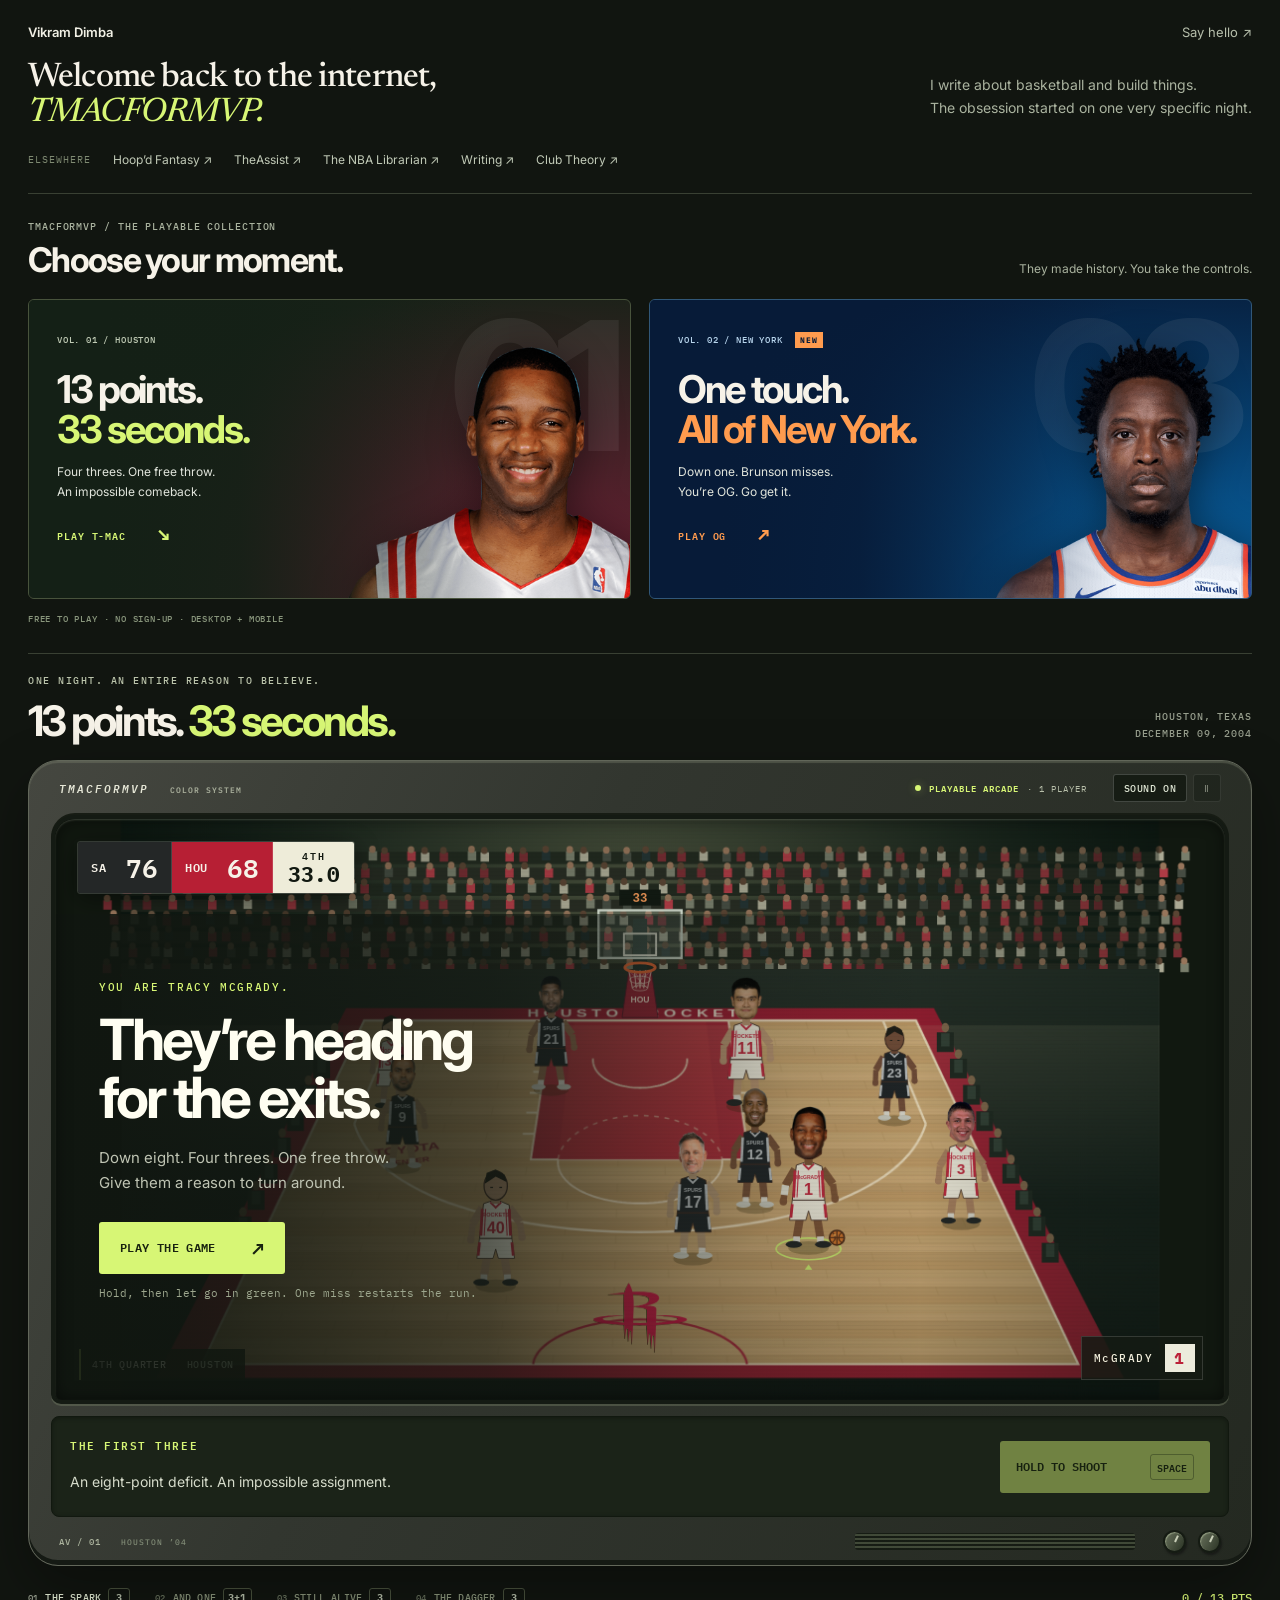
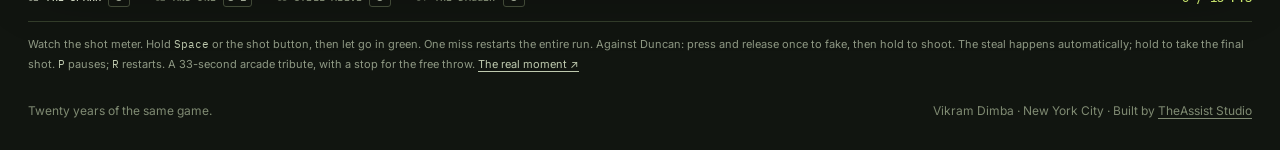
<file: index.html>
<!DOCTYPE html>
<html lang="en">
<head>
<meta charset="UTF-8">
<meta name="viewport" content="width=device-width, initial-scale=1">
<meta name="theme-color" content="#111510">
<title>Vikram Dimba · TMACFORMVP Arcade</title>
<meta name="description" content="I write about basketball and build things. Relive T-Mac’s 13 in 33 or take control of OG’s tip-in. Choose your moment.">
<link rel="icon" href="favicon.ico" sizes="any">
<link rel="icon" href="favicon.svg" type="image/svg+xml">
<link rel="apple-touch-icon" href="apple-touch-icon.png">
<meta property="og:type" content="website">
<meta property="og:url" content="https://vikramdimba.com/">
<meta property="og:title" content="13 points. 33 seconds. Can you do what T-Mac did?">
<meta property="og:description" content="Play the moment behind TMACFORMVP: Houston, December 9, 2004. A playable arcade by Vikram Dimba.">
<meta property="og:image" content="https://vikramdimba.com/og-image.png">
<meta property="og:image:width" content="1200">
<meta property="og:image:height" content="630">
<meta name="twitter:card" content="summary_large_image">
<meta name="twitter:image" content="https://vikramdimba.com/og-image.png">
<link rel="preconnect" href="https://fonts.googleapis.com">
<link rel="preconnect" href="https://fonts.gstatic.com" crossorigin>
<link href="https://fonts.googleapis.com/css2?family=Inter:wght@400;500;600;700;800&family=Newsreader:ital,opsz,wght@0,6..72,500;1,6..72,500&family=IBM+Plex+Mono:wght@400;500;600&display=swap" rel="stylesheet">
<link rel="stylesheet" href="tmac-game.css">
<link rel="stylesheet" href="arcade.css">
</head>
<body>
<header class="site-opening" id="top">
  <div class="identity"><a href="#top">Vikram Dimba</a><a href="mailto:vikramdimba@gmail.com">Say hello ↗</a></div>
  <div class="opening-copy"><h1>Welcome back to the internet,<br><em>TMACFORMVP.</em></h1><p>I write about basketball and build things.<br> The obsession started on one very specific night.</p></div>
  <nav class="work-links" aria-label="My work"><span>Elsewhere</span><a href="https://hoopdfantasy.com" target="_blank" rel="noopener">Hoop’d Fantasy ↗</a><a href="https://theassist.nyc" target="_blank" rel="noopener">TheAssist ↗</a><a href="https://nba-librarian.beehiiv.com/" target="_blank" rel="noopener">The NBA Librarian ↗</a><a href="https://medium.com/@vikramdimba" target="_blank" rel="noopener">Writing ↗</a><a href="https://clubtheory.substack.com" target="_blank" rel="noopener">Club Theory ↗</a></nav>
  <span class="built-by">Built by <a href="https://theassist.nyc" target="_blank" rel="noopener">TheAssist Studio</a></span>
</header>
<main class="game-home">
  <section class="arcade" id="arcade" aria-labelledby="arcade-title">
    <div class="arcade-heading"><div><p class="arcade-eyebrow">TMACFORMVP / THE PLAYABLE COLLECTION</p><h2 id="arcade-title">Choose your moment.</h2></div><p>They made history. You take the controls.</p></div>
    <div class="arcade-games">
      <a class="arcade-card arcade-tmac" href="#tmac-game" aria-label="Play 13 in 33 — Tracy McGrady">
        <div class="arcade-card-copy"><span class="arcade-volume">VOL. 01 / HOUSTON</span><h3>13 points.<br><em>33 seconds.</em></h3><p>Four threes. One free throw.<br>An impossible comeback.</p><span class="arcade-play">PLAY T-MAC <b aria-hidden="true">↘</b></span></div>
        <img src="assets/players/mcgrady.png" alt="" width="1040" height="760">
        <span class="arcade-number" aria-hidden="true">01</span>
      </a>
      <a class="arcade-card arcade-og" href="og-tip.html" aria-label="Play One Touch — OG Anunoby">
        <div class="arcade-card-copy"><span class="arcade-volume">VOL. 02 / NEW YORK <b>NEW</b></span><h3>One touch.<br><em>All of New York.</em></h3><p>Down one. Brunson misses.<br>You’re OG. Go get it.</p><span class="arcade-play">PLAY OG <b aria-hidden="true">↗</b></span></div>
        <img src="assets/players/anunoby.png" alt="" width="1040" height="760">
        <span class="arcade-number" aria-hidden="true">08</span>
      </a>
    </div>
    <p class="arcade-footnote">FREE TO PLAY · NO SIGN-UP · DESKTOP + MOBILE</p>
  </section>
    <div id="tmac-game" class="moment" role="region" aria-label="13 in 33 basketball challenge">
      <div class="moment-heading">
        <div><p class="moment-eyebrow">One night. An entire reason to believe.</p><h2>13 points. <em>33 seconds.</em></h2></div>
        <p class="moment-location">HOUSTON, TEXAS<br>DECEMBER 09, 2004</p>
      </div>
      <div class="moment-tv">
      <div class="moment-tv-top"><span class="moment-tv-brand">TMACFORMVP <small>COLOR SYSTEM</small></span><span class="moment-tv-mode"><i aria-hidden="true"></i> PLAYABLE ARCADE <b>· 1 PLAYER</b></span><div class="moment-tools"><button id="moment-exit" type="button" aria-label="Exit expanded game">EXIT ↙</button><button id="moment-audio" type="button" aria-pressed="true" aria-label="Mute game sound">SOUND ON</button><button id="moment-pause" type="button" disabled aria-label="Pause game">Ⅱ</button></div></div>
      <div class="moment-stage" tabindex="0" aria-label="Basketball game. Hold Space or the Shoot button, then release in the green. P pauses." aria-describedby="moment-instructions">
        <canvas id="moment-canvas" width="1100" height="620" aria-label="Animated Houston versus San Antonio basketball court"></canvas>
        <div class="moment-scoreboard" aria-label="Scoreboard">
          <div class="moment-team away"><span>SA</span><strong id="moment-away">76</strong></div>
          <div class="moment-team home"><span>HOU</span><strong id="moment-home">68</strong></div>
          <div class="moment-clock"><span id="moment-period">4TH</span><strong id="moment-time">33.0</strong></div>
        </div>
        <div class="moment-overlay" id="moment-overlay">
          <div class="moment-overlay-copy">
            <p class="moment-eyebrow" id="moment-overlay-kicker">YOU ARE TRACY MCGRADY.</p>
            <h3 id="moment-overlay-title">They’re heading<br>for the exits.</h3>
            <p id="moment-overlay-body">Down eight. Four threes. One free throw.<br>Give them a reason to turn around.</p>
            <button id="moment-start" class="moment-primary" type="button">PLAY THE GAME <span aria-hidden="true">↗</span></button>
            <button class="moment-replay" id="moment-replay" type="button" hidden>WATCH THE WINNER ↺</button>
            <button class="moment-replay" id="moment-original" type="button" hidden>THE REAL T-MAC ↗</button>
            <button class="moment-replay" id="moment-share" type="button" hidden>SHARE YOUR RESULT ↗</button>
            <span class="moment-start-hint" id="moment-start-hint">Hold, then let go in green. One miss restarts the run.</span>
          </div>
          <span class="moment-edition">THE TMACFORMVP ORIGIN STORY / VOL. 01</span>
        </div>
        <div class="moment-callout" id="moment-callout" aria-hidden="true"></div>
        <div class="moment-feedback" id="moment-feedback" aria-hidden="true"></div>
        <div class="moment-broadcast" id="moment-broadcast">4TH QUARTER <span>HOUSTON</span></div>
        <div class="moment-player-tag" id="moment-player-tag">McGRADY <b>1</b></div>
        <div class="moment-cue" id="moment-cue" hidden>
          <span class="moment-cue-step" id="moment-cue-step"></span>
          <strong id="moment-meter-label">HOLD TO SHOOT</strong>
          <div class="moment-meter" id="moment-meter" role="meter" aria-label="Shot release timing" aria-valuemin="0" aria-valuemax="100" aria-valuenow="0"><span class="moment-green"></span><i id="moment-needle"></i></div>
          <span class="moment-cue-hint" id="moment-cue-hint">Hold Space or the button below.</span>
        </div>
        <div class="moment-film" id="moment-film" role="dialog" aria-modal="true" aria-labelledby="moment-film-title" hidden>
          <div class="moment-film-header"><div><p>YOU MADE THE SHOT. HE MADE HISTORY.</p><h3 id="moment-film-title">Houston. December 9, 2004.</h3></div><button id="moment-film-skip" type="button">SKIP TO RESULTS ↗</button></div>
          <div class="moment-film-screen">
            <div class="moment-film-player" id="moment-film-player"></div>
            <div class="moment-film-intro" id="moment-film-intro">
              <p>HOUSTON <b>81</b> · SAN ANTONIO <b>80</b></p>
              <strong>Your shot.<br><em>His moment.</em></strong>
              <span>DECEMBER 9, 2004 · THE REAL FINISH</span>
              <button id="moment-film-play" type="button" hidden>PLAY THE REAL FINISH ▶</button>
            </div>
          </div>
          <div class="moment-film-footer"><p id="moment-film-status" role="status">The real finish, from the ESPN archive.</p><a href="https://www.youtube.com/watch?v=s4QuUYG6kxI&amp;t=44s" target="_blank" rel="noopener">Watch on YouTube ↗</a></div>
        </div>
      </div>
      <div class="moment-controls">
        <div class="moment-possession"><span id="moment-play-label">THE FIRST THREE</span><p id="moment-status" role="status" aria-live="polite">An eight-point deficit. An impossible assignment.</p></div>
        <button class="moment-shoot" id="moment-shoot" type="button" disabled>HOLD TO SHOOT <span>SPACE</span></button>
      </div>
      <div class="moment-tv-bottom" aria-hidden="true"><span class="moment-tv-channel">AV / 01 <small>HOUSTON ’04</small></span><span class="moment-tv-speaker"></span><span class="moment-tv-dials"><i></i><i></i></span></div>
      </div>
      <div class="moment-footer"><ol class="moment-sequence" aria-label="Scoring sequence"><li data-step="0"><span>01</span> THE SPARK <b>3</b></li><li data-step="1"><span>02</span> AND ONE <b>3+1</b></li><li data-step="3"><span>03</span> STILL ALIVE <b>3</b></li><li data-step="4"><span>04</span> THE DAGGER <b>3</b></li></ol><p id="moment-progress">0 / 13 PTS</p></div>
      <p class="moment-note" id="moment-instructions">Watch the shot meter. Hold <kbd>Space</kbd> or the shot button, then let go in green. One miss restarts the entire run. Against Duncan: press and release once to fake, then hold to shoot. The steal happens automatically; hold to take the final shot. <kbd>P</kbd> pauses; <kbd>R</kbd> restarts. A 33-second arcade tribute, with a stop for the free throw. <a href="https://www.nba.com/watch/video/tdih-tracy-mcgrady-scores-13-points-in-33-seconds-v-sas-in-2004" target="_blank" rel="noopener">The real moment ↗</a></p>
    </div>
</main>
<footer class="site-footer"><span>Twenty years of the same game.</span><span>Vikram Dimba · New York City · Built by <a href="https://theassist.nyc" target="_blank" rel="noopener">TheAssist Studio</a></span></footer>
<script src="tmac-film.js" defer></script>
<script src="tmac-game.js" defer></script>
</body>
</html>
</file>
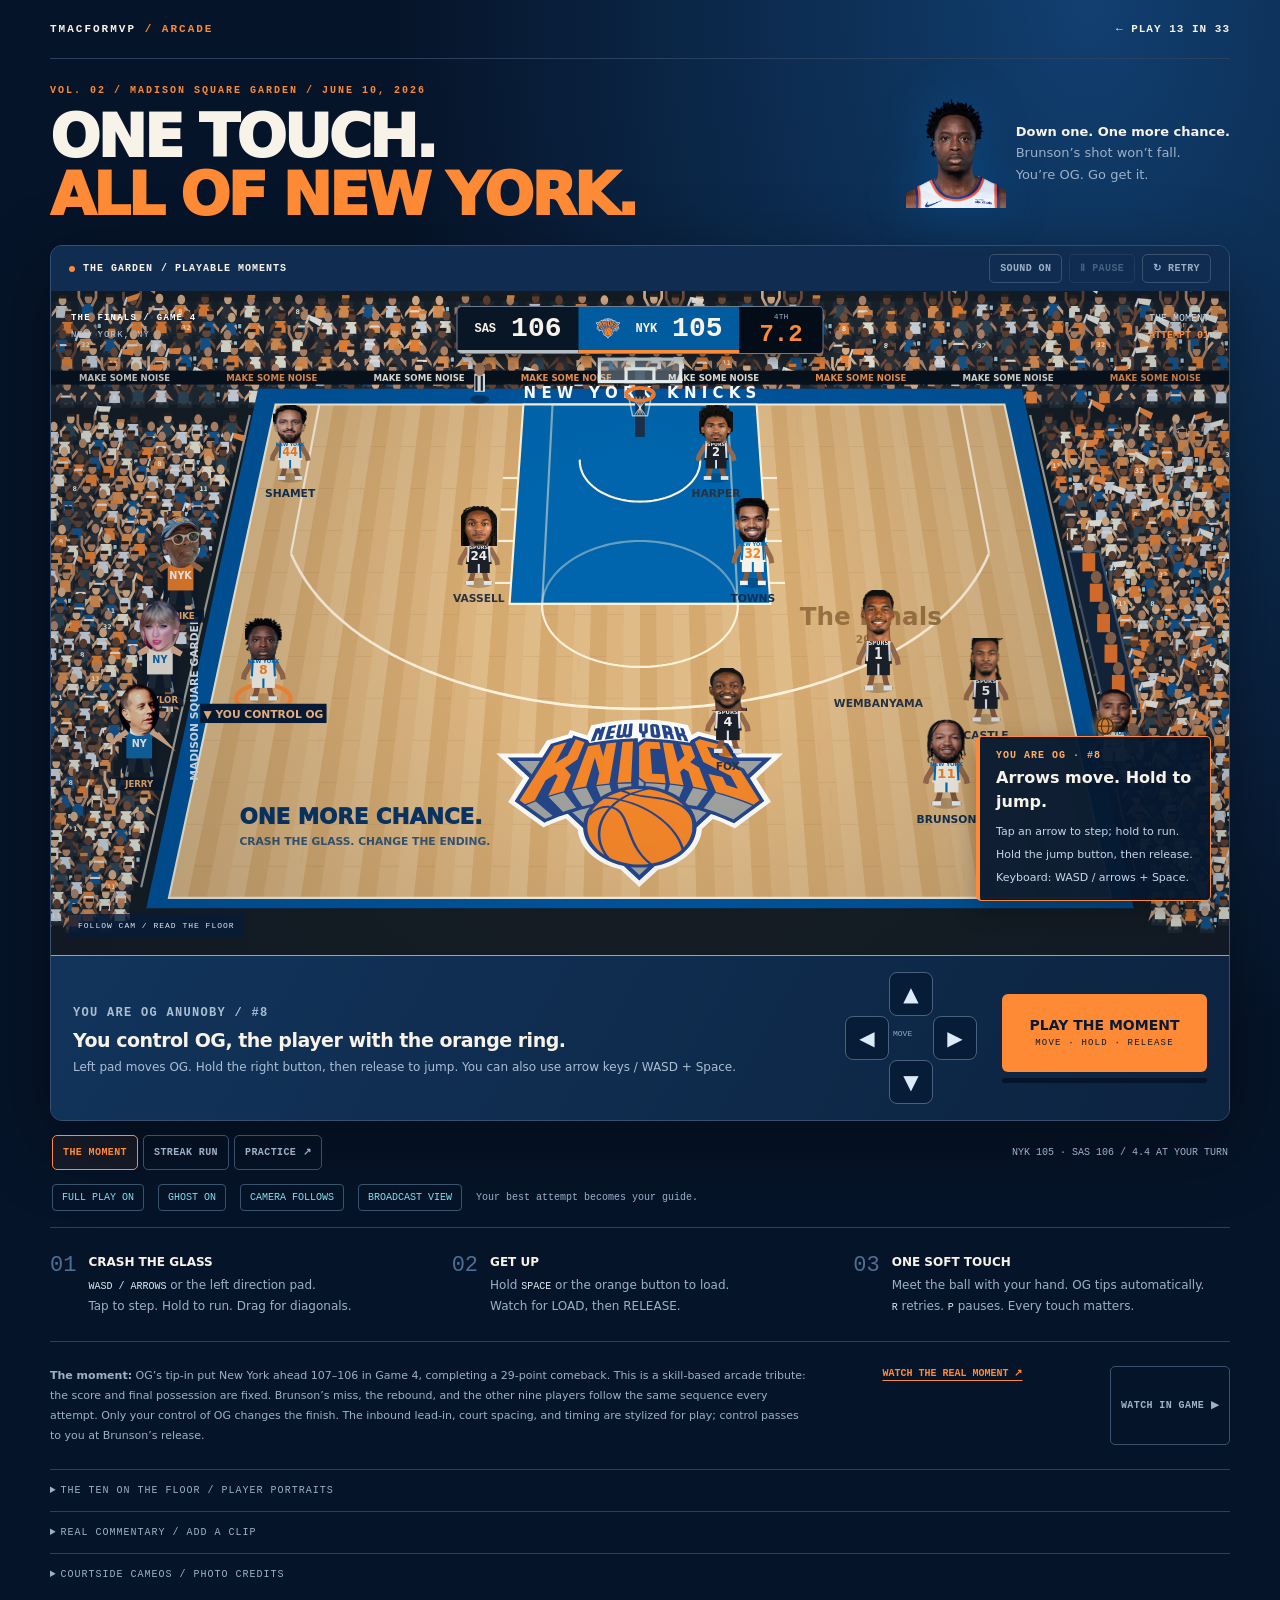
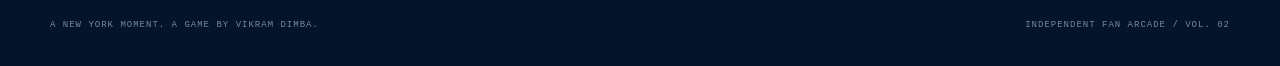
<file: og-tip.html>
<!DOCTYPE html>
<html lang="en">
<head>
<meta charset="UTF-8">
<meta name="viewport" content="width=device-width, initial-scale=1, viewport-fit=cover">
<meta name="theme-color" content="#071b38">
<meta name="description" content="Down one. Brunson misses. Control OG, read the rebound, and finish the moment. Play One Touch on desktop or mobile.">
<title>OG’s tip-in. Your turn. | TMACFORMVP</title>
<link rel="canonical" href="https://vikramdimba.com/og-tip.html">
<meta property="og:type" content="website">
<meta property="og:site_name" content="TMACFORMVP Arcade">
<meta property="og:url" content="https://vikramdimba.com/og-tip.html">
<meta property="og:title" content="OG’s tip-in. Your turn.">
<meta property="og:description" content="Down one. Brunson misses. Control OG and finish the moment. One touch. All of New York.">
<meta property="og:image" content="https://vikramdimba.com/assets/og-tip-share.png">
<meta property="og:image:width" content="1200">
<meta property="og:image:height" content="630">
<meta property="og:image:type" content="image/png">
<meta property="og:image:alt" content="OG Anunoby in New York blue and orange. One touch. All of New York. Play the moment.">
<meta name="twitter:card" content="summary_large_image">
<meta name="twitter:title" content="OG’s tip-in. Your turn.">
<meta name="twitter:description" content="Down one. Brunson misses. Control OG and finish the moment.">
<meta name="twitter:image" content="https://vikramdimba.com/assets/og-tip-share.png">
<meta name="twitter:image:alt" content="OG Anunoby. One touch. All of New York. A playable basketball moment.">
<link rel="icon" href="favicon.svg" type="image/svg+xml">
<style>
:root{color-scheme:dark;--bg:#061429;--panel:#0b2344;--blue:#006bb6;--orange:#ff8a35;--ink:#f8f3e9;--muted:#9db0c8;--line:#29405e;--green:#a6ffab}*{box-sizing:border-box}body{margin:0;background:radial-gradient(ellipse at 85% 0,#113f70 0,transparent 45%),var(--bg);color:var(--ink);font:15px/1.5 system-ui,-apple-system,sans-serif}button,a,input{ -webkit-tap-highlight-color:transparent}button{font:inherit;cursor:pointer}a{color:inherit;text-underline-offset:4px}button:focus-visible,a:focus-visible,canvas:focus-visible{outline:3px solid var(--orange);outline-offset:4px}button:disabled{opacity:.4;cursor:default}[hidden]{display:none!important}.wrap{width:min(1180px,100% - 56px);margin:auto}nav{display:flex;justify-content:space-between;align-items:center;padding:23px 0;border-bottom:1px solid var(--line);font:600 11px ui-monospace,monospace;letter-spacing:1px}nav a{text-decoration:none}nav .brand{letter-spacing:2px}nav .brand b{color:var(--orange)}.hero{display:flex;justify-content:space-between;align-items:center;gap:24px;padding:30px 0 27px}.eyebrow{font:600 10px/1.5 ui-monospace,monospace;letter-spacing:2px;color:var(--orange);margin:0 0 10px}h1{font-size:clamp(32px,4.6vw,61px);line-height:.98;letter-spacing:-2.8px;margin:0;font-weight:950}h1 em{font-style:normal;color:var(--orange)}.hero-side{max-width:330px;display:flex;align-items:center;gap:10px}.hero-side img{width:100px;height:110px;object-fit:cover;object-position:center;filter:drop-shadow(0 0 22px #006bb655)}.hero-side p{font-size:13px;line-height:1.65;color:var(--muted);margin:0}.hero-side strong{color:var(--ink)}.cabinet{border:1px solid #365170;box-shadow:0 22px 75px #0006;background:var(--panel);border-radius:12px;overflow:hidden}.toolbar{height:45px;display:flex;align-items:center;justify-content:space-between;padding:0 18px;background:#102d51;font:600 10px ui-monospace,monospace;letter-spacing:1px}.live{display:flex;align-items:center;gap:8px}.live i{width:6px;height:6px;background:var(--orange);border-radius:50%}.tools{display:flex;gap:7px}.tools button,.mode button,.secondary{background:transparent;color:var(--muted);border:1px solid #3b506d;border-radius:5px;padding:7px 10px;font:600 10px/1.3 ui-monospace,monospace;letter-spacing:.4px}.tools button:hover,.secondary:hover{color:white;border-color:var(--orange)}.arena{position:relative;background:#07172c}.scoreboard{position:absolute;top:15px;left:50%;transform:translateX(-50%);z-index:2;display:flex;background:#081626;box-shadow:0 4px 18px #0007;border:1px solid #6c7d91;border-radius:5px;overflow:hidden;pointer-events:none}.team{display:flex;align-items:center;gap:15px;padding:7px 17px;font:700 12px ui-monospace,monospace;border-bottom:3px solid #b7c0c8}.team.nyk{background:#005c9e;border-bottom-color:var(--orange)}.team strong{font-size:28px;line-height:1}.clock{min-width:83px;padding:5px 15px;text-align:center;background:#040c17}.clock small{display:block;font:8px ui-monospace,monospace;color:var(--muted)}.clock b{font:700 24px ui-monospace,monospace;color:var(--orange)}canvas{display:block;width:100%;aspect-ratio:1100/620;touch-action:none}.arena-label{position:absolute;left:20px;top:19px;font:9px/1.8 ui-monospace,monospace;letter-spacing:1.2px;color:#b8c9df}.arena-label b{color:#fff;display:block}.attempt-badge{position:absolute;right:20px;top:19px;color:#c6d7e9;text-align:right;font:10px/1.7 ui-monospace,monospace}.attempt-badge b{color:var(--orange)}.call{position:absolute;bottom:22px;left:50%;transform:translateX(-50%);padding:9px 18px;background:#061429ee;color:var(--orange);font-weight:900;font-size:clamp(14px,2.5vw,28px);letter-spacing:-.5px;text-align:center;white-space:nowrap;border-left:3px solid var(--orange);pointer-events:none}.overlay{position:absolute;inset:0;z-index:3;display:flex;align-items:center;justify-content:center;background:#031124aa;backdrop-filter:blur(3px);padding:20px}.result-card{width:min(450px,100%);padding:27px;background:#0b2344;border:1px solid #57708c;border-top:4px solid var(--orange);border-radius:6px;text-align:center;box-shadow:0 15px 60px #0008}.result-card h2{font-size:clamp(25px,4vw,43px);line-height:1.1;letter-spacing:-1.4px;margin:7px 0 12px}.result-card p{font-size:13px;color:#b8c9df}.result-actions{display:flex;gap:8px;justify-content:center;flex-wrap:wrap}.primary{background:var(--orange);color:#071b38;border:0;border-radius:5px;padding:13px 22px;font-size:12px;font-weight:900;letter-spacing:.4px}.primary:hover{background:#ffab6e}.result-actions .secondary{padding:12px}.share-output{width:100%;height:110px;margin-top:15px;background:#061429;color:white;border:1px solid var(--line);padding:10px;resize:none}.console{display:grid;grid-template-columns:1fr auto auto;gap:25px;align-items:center;padding:16px 22px;border-top:2px solid #ff8a35;background:linear-gradient(120deg,#12345b,#0c2340)}.cue{min-width:0}.cue .eyebrow{margin-bottom:4px;letter-spacing:1.3px}.cue strong{display:block;font-size:19px;letter-spacing:-.5px}.cue p{color:#aabed6;font-size:12px;margin:3px 0 0}.jump-wrap{width:205px}.jump{width:100%;height:62px;background:var(--orange);color:#071b38;border:0;border-radius:6px;font-size:14px;font-weight:900;touch-action:none;user-select:none}.jump small{display:block;font:9px/1.7 ui-monospace,monospace;letter-spacing:1.2px}.jump.held{background:var(--green)}.meter{height:5px;background:#061429;margin-top:6px;border-radius:9px;overflow:hidden}.meter i{display:block;height:100%;width:0;background:var(--orange)}.dpad{width:108px;height:93px;position:relative;flex-shrink:0;touch-action:none}.dpad button{position:absolute;width:34px;height:31px;padding:0;border:1px solid #49617e;background:#071c37;color:#dceafa;border-radius:5px;touch-action:none;user-select:none;font-size:14px}.dpad button.held{background:#006bb6;border-color:var(--orange)}.dpad [data-dir="up"]{top:0;left:37px}.dpad [data-dir="down"]{bottom:0;left:37px}.dpad [data-dir="left"]{left:0;top:31px}.dpad [data-dir="right"]{right:0;top:31px}.dpad span{pointer-events:none;position:absolute;top:38px;left:40px;font:8px ui-monospace,monospace;color:#91a9c5}.below{display:flex;align-items:center;justify-content:space-between;gap:18px;padding:14px 2px}.mode{display:flex;gap:5px}.mode button{padding:10px 14px}.mode button[aria-pressed=true]{color:var(--orange);border-color:var(--orange);background:#ff8a3510}.daily-info{text-align:right;color:var(--muted);font:10px/1.5 ui-monospace,monospace}.instructions{display:grid;grid-template-columns:repeat(3,1fr);gap:25px;padding:25px 0;border-top:1px solid var(--line)}.instructions section{display:flex;gap:12px}.instructions b{font:500 22px ui-monospace,monospace;color:#4d6f93}.instructions h3{margin:0 0 4px;font-size:12px}.instructions p{margin:0;font-size:12px;color:var(--muted);line-height:1.7}kbd{font:10px ui-monospace,monospace;color:#e1eaf5}.story{padding:24px 0;border-top:1px solid var(--line);display:flex;justify-content:space-between;gap:24px}.story p{margin:0;color:var(--muted);font-size:11px;max-width:760px;line-height:1.8}.story a{font:600 10px/1.6 ui-monospace,monospace;color:var(--orange);white-space:nowrap}.lineups{padding:15px 0;border-top:1px solid var(--line)}summary{cursor:pointer;color:var(--muted);font:10px ui-monospace,monospace;letter-spacing:1px}.rosters{display:grid;grid-template-columns:1fr 1fr;gap:20px;margin:20px 0 5px}.roster{display:flex;justify-content:space-around}.roster figure{margin:0;text-align:center;width:20%}.roster img{width:100%;max-width:95px;aspect-ratio:1;object-fit:cover;background:#102d51;border-radius:50%}.roster figcaption{font:9px/1.6 ui-monospace,monospace;color:var(--muted)}footer{display:flex;justify-content:space-between;padding:25px 0 35px;font:9px ui-monospace,monospace;color:#7089a7;letter-spacing:1px}.sr-only{position:absolute;width:1px;height:1px;overflow:hidden;clip:rect(0,0,0,0)}
@media(max-width:700px){.wrap{width:calc(100% - 24px)}nav{padding:17px 0;font-size:9px}.hero{padding:24px 0 20px}.hero-side{display:none}h1{font-size:40px;letter-spacing:-2px}.hero .eyebrow{font-size:9px}.toolbar{padding:0 10px;font-size:8px}.tools button{font-size:9px;padding:6px 8px}.live span{display:none}canvas{aspect-ratio:700/750}.arena-label{font-size:7px;top:77px;left:12px}.attempt-badge{font-size:8px;top:77px;right:12px}.scoreboard{top:13px}.team{gap:11px;padding:7px 13px;font-size:10px}.team strong{font-size:25px}.clock{min-width:70px}.console{grid-template-columns:108px 1fr;gap:10px;padding:12px}.cue{grid-column:1/-1;min-height:61px}.cue strong{font-size:17px}.jump-wrap{width:100%}.jump{height:66px}.dpad{grid-row:2}.jump-wrap{grid-row:2}.cue .eyebrow{font-size:9px}.below{gap:7px;align-items:flex-start}.mode button{font-size:9px;padding:9px}.daily-info{font-size:9px;max-width:150px}.instructions{grid-template-columns:1fr;gap:17px;padding:20px 5px}.instructions b{font-size:20px}.instructions p{font-size:12px}.story{display:block}.story a{display:inline-block;margin-top:12px}.rosters{grid-template-columns:1fr}.result-card{padding:18px}.result-card p{font-size:12px}footer{font-size:8px;gap:20px}.call{bottom:12px;max-width:95%;white-space:normal;width:max-content;font-size:17px}.result-actions{gap:6px}}
@media(prefers-reduced-motion:reduce){*{scroll-behavior:auto!important}}

.read-panel{position:absolute;right:18px;bottom:20px;width:175px;background:#071b38ef;border:1px solid #496985;border-radius:6px;padding:12px;pointer-events:none}.read-panel small{font:8px ui-monospace,monospace;letter-spacing:1px;color:#acc4df}.read-panel strong{display:block;font-size:14px;margin:4px 0}.reach-track{height:14px;position:relative;background:#031021;border-radius:3px;margin:10px 0}.reach-track .window{position:absolute;top:0;height:100%;background:#a6ffab66}.reach-track .hand{position:absolute;top:-4px;height:22px;width:3px;background:#f7f3e8}.reach-track .ball-dot{position:absolute;top:2px;width:10px;height:10px;border-radius:50%;background:#ff8a35;box-shadow:0 0 8px #ff8a3599}.read-panel .legend{display:flex;justify-content:space-between;font:8px ui-monospace,monospace;color:#afc2d8}.read-panel.is-green{border-color:#a6ffab}.read-panel.is-green strong{color:#a6ffab}.practice-tools{display:flex;flex-wrap:wrap;align-items:center;gap:10px;margin:0 0 17px;padding:12px 15px;background:#0b2344;border:1px solid var(--line);border-radius:6px;font:10px ui-monospace,monospace;color:var(--muted)}.practice-tools select{background:#061429;border:1px solid #49617e;padding:8px;color:var(--ink);border-radius:4px;font:inherit}.practice-tools label{display:flex;align-items:center;gap:8px}.practice-tools .secondary{margin-left:auto}.best-line{font:10px ui-monospace,monospace;color:#87dcea;padding:0 2px 16px;display:flex;gap:14px;align-items:center}.best-line button{font:inherit;background:transparent;color:inherit;border:1px solid #38536e;border-radius:4px;padding:7px 9px}.best-line span{color:var(--muted)}.grades{display:grid;grid-template-columns:1fr 1fr;gap:8px;margin:16px 0}.grade{padding:10px;border:1px solid #365878;background:#061b33;text-align:left}.grade span{font:8px ui-monospace,monospace;letter-spacing:1px;color:#a1b8d0}.grade strong{display:block;color:var(--orange);font:700 24px ui-monospace,monospace}.grade small{display:block;font-size:10px;color:#acc0d4}.result-card{max-height:100%;overflow:auto}.share-preview{width:100%;margin:14px 0 7px;border:1px solid #56728f}.download-card{font:10px ui-monospace,monospace;color:var(--orange)}.film{position:absolute;inset:0;z-index:5;background:#051429;display:flex;flex-direction:column;padding:20px;gap:12px}.film-head{display:flex;justify-content:space-between;gap:15px;align-items:center}.film-head h2{font-size:22px;letter-spacing:-.7px;margin:0}.film-head .eyebrow{margin:0}.film-screen{position:relative;flex:1;min-height:0;background:#000;border:1px solid #324c68}.film-screen iframe{position:absolute;inset:0;width:100%;height:100%;border:0}.film-intro{position:absolute;inset:0;display:grid;place-content:center;text-align:center;background:radial-gradient(ellipse at 50% 70%,#13517e,#061429);padding:15px}.film-intro strong{font-size:clamp(24px,4vw,48px);line-height:1.1;letter-spacing:-1px}.film-intro em{color:var(--orange);font-style:normal}.film-intro button{margin:15px auto 0}.film-footer{display:flex;align-items:center;justify-content:space-between;gap:12px;font:10px/1.6 ui-monospace,monospace;color:#a8bdd7}.film-footer p{margin:0}.film-footer a{color:var(--orange);white-space:nowrap}.story button{margin-left:15px}.camera-tag{position:absolute;left:18px;bottom:18px;font:8px ui-monospace,monospace;letter-spacing:1px;color:#ddeaf4;background:#071b38c9;padding:7px 9px;pointer-events:none}
@media(max-width:700px){.read-panel{right:10px;bottom:12px;width:143px;padding:9px}.read-panel strong{font-size:11px}.read-panel .legend{font-size:7px}.reach-track{margin:8px 0}.camera-tag{left:10px;bottom:12px;max-width:135px;font-size:7px}.call{bottom:112px;font-size:14px}.film{padding:12px;gap:9px}.film-head h2{font-size:17px}.film-head .eyebrow{font-size:7px}.film-footer{font-size:8px}.film-head button{font-size:8px}.result-card{padding:14px}.result-card h2{font-size:24px}.result-card p{font-size:11px}.grade{padding:7px}.grade strong{font-size:20px}.grades{margin:10px 0}.practice-tools{font-size:9px}.best-line{font-size:9px;gap:9px}.story button{margin:10px 0 0}.result-actions .primary,.result-actions .secondary{padding:10px;font-size:10px}}

.run-strip{display:flex;align-items:center;justify-content:space-between;gap:10px;padding:11px 18px;background:#071a32;border-bottom:1px solid #365170;font:11px ui-monospace,monospace}.run-strip strong{color:var(--orange)}.run-strip .lives{color:#ffae71;white-space:nowrap}.run-strip .progress{letter-spacing:5px;color:var(--green)}.run-target{font-size:11px;color:var(--muted);margin:0 0 15px}.below{flex-wrap:wrap}.mode{flex-wrap:wrap}.mode button{padding:10px}.overlay.quick{background:#03112444;backdrop-filter:none;align-items:flex-end;padding:14px}.quick .result-card{padding:16px;max-width:410px}.quick .result-card h2{font-size:25px;margin:5px}.quick .result-card p{margin:7px 0}.feedback summary{font-size:9px;color:#a9c0d9;padding:5px}.feedback .grades{margin:8px 0}.best-line{flex-wrap:wrap}.practice-note{font-size:10px;color:#a9c0d9}.quick .primary{width:100%;margin:6px 0}.feedback[open]{margin-top:9px}.quick .result-actions .secondary{padding:7px;font-size:9px}.quick .result-card .eyebrow{font-size:9px}.result-target{color:var(--green)!important;font-weight:700}.impact-badge{position:absolute;top:35%;left:50%;transform:translate(-50%,-50%) rotate(-4deg);z-index:2;font-size:clamp(27px,5vw,60px);font-weight:950;letter-spacing:-2px;color:#a6ffab;text-shadow:3px 4px #061429,0 0 30px #071b38;pointer-events:none;white-space:nowrap}.run-strip small{color:var(--muted);font-size:9px}@media(max-width:600px){.run-strip{padding:10px;font-size:9px;gap:5px}.run-strip .progress{letter-spacing:2px}.run-strip small{display:none}.mode{width:100%}.mode button{flex:1;padding:10px 5px;font-size:9px}.daily-info{text-align:left}.quick .result-card{padding:12px}.quick .result-actions{gap:5px}.quick .result-card h2{font-size:24px}.result-target{font-size:11px!important}}

.console{border-top-width:1px}.hero{padding-top:24px;padding-bottom:22px}
.extras{font-size:11px;color:var(--muted)}.clip-tools{display:flex;gap:14px;align-items:end;flex-wrap:wrap;margin:15px 0}.clip-tools label{display:grid;gap:6px}.clip-tools input{max-width:240px;background:#061429;border:1px solid #3b506d;border-radius:4px;padding:8px;color:var(--ink)}#call-offset{width:100px}.extras p{max-width:900px;line-height:1.8}
.control-help{position:absolute;z-index:2;right:18px;bottom:54px;width:235px;padding:13px 16px;background:#06182ff2;border:1px solid #ff8a35;border-left:4px solid #ff8a35;border-radius:5px;pointer-events:none;box-shadow:0 8px 24px #0004}.control-help b{display:block;font:800 10px ui-monospace,monospace;letter-spacing:1px;color:#ffad64}.control-help strong{display:block;font-size:16px;margin:5px 0}.control-help span{font-size:11px;line-height:1.6;color:#c6d7e9}canvas{cursor:crosshair}.dpad button{font-size:19px}.dpad span{font-size:7px}@media(max-width:700px){.control-help{right:9px;bottom:46px;width:190px;padding:9px 12px}.control-help strong{font-size:13px}.control-help span{font-size:10px}.control-help b{font-size:9px}}

.dpad{width:132px;height:132px;user-select:none}.dpad button{width:44px;height:44px;font-size:20px;border-radius:8px}.dpad [data-dir="up"]{top:0;left:44px}.dpad [data-dir="down"]{bottom:0;left:44px}.dpad [data-dir="left"]{left:0;top:44px}.dpad [data-dir="right"]{right:0;top:44px}.dpad span{top:57px;left:48px;font-size:8px}.dpad button.held{background:#ff8a35;color:#061429;border-color:#ffc194}.jump{min-height:78px}.control-help span{line-height:1.7}
@media(max-width:700px){.console{grid-template-columns:144px minmax(0,1fr);gap:12px;padding:12px}.dpad{width:144px;height:144px}.dpad button{width:48px;height:48px;font-size:22px}.dpad [data-dir="up"],.dpad [data-dir="down"]{left:48px}.dpad [data-dir="left"],.dpad [data-dir="right"]{top:48px}.dpad span{top:64px;left:54px}.jump{height:98px;font-size:16px;padding:8px}.jump small{font-size:9px;letter-spacing:.5px}.cue{min-height:68px}.cue p{font-size:11px}.control-help{width:190px}.control-help strong{font-size:14px}}
</style>
</head>
<body>
<div class="wrap">
<nav><a class="brand" href="index.html#arcade">TMACFORMVP <b>/ ARCADE</b></a><a href="index.html#tmac-game">← PLAY 13 IN 33</a></nav>
<header class="hero"><div><p class="eyebrow">VOL. 02 / MADISON SQUARE GARDEN / JUNE 10, 2026</p><h1>ONE TOUCH.<br><em>ALL OF NEW YORK.</em></h1></div><div class="hero-side"><img src="assets/players/anunoby.png" alt="OG Anunoby"><p><strong>Down one. One more chance.</strong><br>Brunson’s shot won’t fall.<br>You’re OG. Go get it.</p></div></header>
<main>
<div class="cabinet" id="game">
<div class="toolbar"><div class="live"><i></i> THE GARDEN <span> / PLAYABLE MOMENTS</span></div><div class="tools"><button id="sound" aria-pressed="true">SOUND ON</button><button id="pause" disabled aria-label="Pause game">Ⅱ PAUSE</button><button id="retry" aria-label="Restart attempt">↻ RETRY</button></div></div>
<div class="run-strip" id="run-strip"><strong id="run-round">OWN THE GARDEN</strong><span class="progress" id="run-progress">○ ○ ○ ○ ○</span><span class="lives" id="run-lives">♥ ♥ ♥</span><small id="run-best">BEST STREAK 0</small></div>
<div class="arena">
<div class="arena-label"><b>THE FINALS / GAME 4</b>NEW YORK, NY</div><div class="attempt-badge" id="attempt">THE MOMENT<br><b>ATTEMPT 01</b></div>
<div class="scoreboard" aria-label="Scoreboard"><div class="team"><span>SAS</span><strong>106</strong></div><div class="team nyk"><img src="assets/knicks-primary.svg" alt="New York Knicks logo" width="25" height="25"><span>NYK</span><strong id="score">105</strong></div><div class="clock"><small id="period">4TH</small><b id="clock">4.4</b></div></div>
<canvas id="court" width="1100" height="620" tabindex="0" aria-label="Basketball court. Move OG with arrow keys, WASD, or the direction pad. Tapping the court is optional. Hold Space and release to jump. OG tips automatically when his hand meets the ball." aria-describedby="help">Use a browser with canvas support to play this game.</canvas>
<div class="call" id="call" hidden></div>
<div class="control-help" id="control-help"><b>YOU ARE OG · #8</b><strong>Arrows move. Hold to jump.</strong><span>Tap an arrow to step; hold to run.<br>Hold the jump button, then release.<br>Keyboard: WASD / arrows + Space.</span></div>
<div class="camera-tag" id="camera-tag">OVERHEAD / READ THE FLOOR</div>
<div class="read-panel" id="read-panel" hidden><small>MEET THE BALL</small><strong id="read-title">READ THE REBOUND</strong><div class="reach-track"><i class="window" id="reach-window"></i><i class="hand" id="reach-hand"></i><i class="ball-dot" id="reach-ball"></i></div><div class="legend"><span>● BALL</span><span>│ YOUR REACH</span></div></div>
<div class="impact-badge" id="impact-badge" hidden>PERFECT TOUCH</div><div class="overlay" id="overlay" hidden><div class="result-card"><p class="eyebrow" id="result-kicker"></p><h2 id="result-title"></h2><p id="result-body"></p><p class="result-target" id="result-target"></p><button id="start" class="primary">RUN IT BACK ↗</button><details class="feedback" id="feedback"><summary>REPLAY · GRADES · SHARE ↗</summary><div class="grades" id="grades" hidden><div class="grade"><span>POSITIONING</span><strong id="position-grade">—</strong><small id="position-detail"></small></div><div class="grade"><span>TIMING</span><strong id="timing-grade">—</strong><small id="timing-detail"></small></div></div><div class="result-actions"><button id="replay" class="secondary" hidden>WATCH REPLAY ↺</button><button id="share" class="secondary" hidden>COPY RESULT ↗</button><button id="save-card" class="secondary" hidden>MAKE SHARE CARD ↓</button><button id="real-film" class="secondary" hidden>THE REAL OG ↗</button></div></details><img id="share-preview" class="share-preview" alt="Your One Touch result card" hidden><a id="download-card" class="download-card" hidden>DOWNLOAD PNG ↓</a><textarea id="share-output" class="share-output" aria-label="Result to copy" readonly hidden></textarea></div></div>
<section class="film" id="film" role="dialog" aria-modal="true" aria-labelledby="film-title" hidden><div class="film-head"><div><p class="eyebrow">YOUR TOUCH. HIS MOMENT.</p><h2 id="film-title">Now watch OG do it.</h2></div><button class="secondary" id="film-skip">BACK TO RESULTS ↗</button></div><div class="film-screen"><div id="film-player"></div><div class="film-intro" id="film-intro"><strong>One touch.<br><em>An entire city.</em></strong><button class="primary" id="film-play">PLAY THE REAL FINISH ▶</button></div></div><div class="film-footer"><p id="film-status" role="status">Official NBA footage. Your result is already saved.</p><a href="https://www.youtube.com/watch?v=sOQKRjP3ZJk" target="_blank" rel="noopener">WATCH ON YOUTUBE ↗</a></div></section>
</div>
<div class="console"><div class="cue"><p class="eyebrow" id="cue-step">YOU ARE OG ANUNOBY / #8</p><strong id="cue-title">The shot misses. The moment is yours.</strong><p id="status" role="status">Read the box-out. Move, hold, release. OG tips automatically.</p></div><div class="dpad" aria-label="Movement controls"><button data-dir="up" aria-label="Move toward baseline">▲</button><button data-dir="left" aria-label="Move left">◀</button><span>MOVE</span><button data-dir="right" aria-label="Move right">▶</button><button data-dir="down" aria-label="Move toward half court">▼</button></div><div class="jump-wrap"><button id="action" class="jump">PLAY THE MOMENT <small>4.4 SECONDS · ONE TOUCH</small></button><div class="meter" role="meter" aria-label="Jump power" aria-valuemin="0" aria-valuemax="100" aria-valuenow="0" id="meter"><i id="power"></i></div></div></div>
</div>
<div class="below"><div class="mode" aria-label="Game mode"><button id="daily" aria-pressed="true">THE MOMENT</button><button id="garden" aria-pressed="false">STREAK RUN</button><button id="practice" aria-pressed="false">PRACTICE ↗</button></div><div class="daily-info" id="daily-info"></div></div>
<div class="practice-tools" id="practice-tools" hidden><label for="practice-speed">PRACTICE SPEED <select id="practice-speed"><option value="0.5">½ SPEED · LEARN THE TOUCH</option><option value="0.75">¾ SPEED</option><option value="1">FULL SPEED</option></select></label><span class="practice-note">Same shot. Same rebound. Every time.</span></div>
<div class="best-line"><button id="full-play" aria-pressed="true">FULL PLAY ON</button><button id="ghost-toggle" aria-pressed="true">GHOST ON</button><button id="camera-toggle" aria-pressed="true">CAMERA FOLLOWS</button><button id="view-toggle" aria-pressed="true">BROADCAST VIEW</button><span id="best-summary">Your best attempt becomes your guide.</span></div>
<div class="instructions" id="help"><section><b>01</b><div><h3>CRASH THE GLASS</h3><p><kbd>WASD / ARROWS</kbd> or the left direction pad.<br>Tap to step. Hold to run. Drag for diagonals.</p></div></section><section><b>02</b><div><h3>GET UP</h3><p>Hold <kbd>SPACE</kbd> or the orange button to load.<br>Watch for LOAD, then RELEASE.</p></div></section><section><b>03</b><div><h3>ONE SOFT TOUCH</h3><p>Meet the ball with your hand. OG tips automatically.<br><kbd>R</kbd> retries. <kbd>P</kbd> pauses. Every touch matters.</p></div></section></div>
<div class="story"><p><strong>The moment:</strong> OG’s tip-in put New York ahead 107–106 in Game 4, completing a 29-point comeback. This is a skill-based arcade tribute: the score and final possession are fixed. Brunson’s miss, the rebound, and the other nine players follow the same sequence every attempt. Only your control of OG changes the finish. The inbound lead-in, court spacing, and timing are stylized for play; control passes to you at Brunson’s release.</p><a href="https://www.youtube.com/watch?v=sOQKRjP3ZJk" target="_blank" rel="noopener">WATCH THE REAL MOMENT ↗</a><button class="secondary" id="preview-film">WATCH IN GAME ▶</button></div>
<details class="lineups"><summary>THE TEN ON THE FLOOR / PLAYER PORTRAITS</summary><div class="rosters" id="rosters"></div></details>
<details class="lineups extras"><summary>REAL COMMENTARY / ADD A CLIP</summary><p>Load a real call from an audio file. It plays when your tip drops. The file stays in this browser tab.</p><div class="clip-tools"><label>Audio file <input id="call-file" type="file" accept="audio/*"></label><label>Start at (seconds) <input id="call-offset" type="number" min="0" step="0.1" value="0"></label><button id="call-preview" class="secondary" disabled>PREVIEW CALL ▶</button><button id="call-clear" class="secondary" disabled>REMOVE CLIP</button></div><p id="call-status" role="status">No clip loaded. Crowd and court sounds only.</p></details>
<details class="lineups extras"><summary>COURTSIDE CAMEOS / PHOTO CREDITS</summary><p>Spike Lee, Taylor Swift, and Jerry Seinfeld are playful courtside cameos, not a reconstruction of the actual seating.</p><p><a href="https://commons.wikimedia.org/wiki/File:Spike_Lee_Headshot.jpg">Spike Lee</a> — Tessa Bury, <a href="https://creativecommons.org/licenses/by/4.0/">CC BY 4.0</a>. <a href="https://commons.wikimedia.org/wiki/File:Taylor_Swift_2019_by_Glenn_Francis_(cropped).jpg">Taylor Swift</a> — © Glenn Francis, www.PacificProDigital.com, <a href="https://creativecommons.org/licenses/by-sa/4.0/">CC BY-SA 4.0</a>. <a href="https://commons.wikimedia.org/wiki/File:Jerry_Seinfeld_2016_-_2.jpg">Jerry Seinfeld</a> — slgckgc, <a href="https://creativecommons.org/licenses/by/2.0/">CC BY 2.0</a>. Faces are cropped and masked in the game; Taylor’s portrait adaptation retains CC BY-SA 4.0.</p></details>
</main><footer><span>A NEW YORK MOMENT. A GAME BY VIKRAM DIMBA.</span><span>INDEPENDENT FAN ARCADE / VOL. 02</span></footer>
</div>
<script id="physics">
/* Pure deterministic simulation. Feet / seconds; x = court width, y = distance
   from attacking baseline, z = height. Render and input are separate. */
const OGEngine = (() => {
 'use strict';
 const C=Object.freeze({gravity:28,clock:4.4,shotTime:1.2,speed:20,accel:100,chargeTime:.42,jumpMin:9,jumpMax:15,reach:8.9,tipRadius:2.3,tipHeight:1.55,rimY:5.25,rimZ:10});
 const clamp=(v,a=0,b=1)=>Math.max(a,Math.min(b,v));
 const lerp=(a,b,t)=>a+(b-a)*t;
 function random(seed){return()=>{seed|=0;seed=seed+0x6D2B79F5|0;let t=Math.imul(seed^seed>>>15,1|seed);t=t+Math.imul(t^t>>>7,61|t)^t;return((t^t>>>14)>>>0)/4294967296;};}
 function hash(text){let n=2166136261;for(const c of text){n=Math.imul(n^c.charCodeAt(0),16777619);}return n>>>0;}
 function day(date=new Date()){return new Intl.DateTimeFormat('en-CA',{timeZone:'America/New_York',year:'numeric',month:'2-digit',day:'2-digit'}).format(date);}
 function rebound(seed){const r=random(seed);return {vx:lerp(-3.7,1.2,r()),vy:lerp(3.7,6.2,r()),vz:lerp(12,15,r())};}
 function create(seed){const rb=rebound(seed);const fall=(rb.vz+Math.sqrt(rb.vz*rb.vz-2*C.gravity*1.8))/C.gravity;return {seed,rules:{radius:C.tipRadius,height:C.tipHeight,body:1.85},lane:seed%2?1:-1,lastHeight:99,t:0,clock:C.clock,phase:'shot',score:105,og:{x:-22,y:28,z:0,vx:0,vy:0,vz:0,charge:null,tapped:false},ball:{x:10,y:34,z:12.3,vx:0,vy:0,vz:0},rb,target:{x:rb.vx*fall,y:C.rimY+rb.vy*fall},tip:null,grade:null,reason:'',contact:null,jumpAt:null,attemptTouch:null,bestRead:null,blockedBy:null,blockedUntil:0,players:null};}
 function begin(s){if(!['shot','rebound'].includes(s.phase))return;if(s.og.z>.15)return;s.og.charge=0;}
 function release(s){const p=s.og;if(p.charge===null||!['shot','rebound'].includes(s.phase))return;p.vz=lerp(C.jumpMin,C.jumpMax,clamp(p.charge/C.chargeTime));s.jumpAt=s.t;p.z=.01;p.charge=null;p.tapped=false;}
 function proximity(s){return {flat:Math.hypot(s.og.x-s.ball.x,s.og.y-s.ball.y),height:Math.abs(s.og.z+C.reach-s.ball.z)};}
 function canTip(s){const d=proximity(s);return s.phase==='rebound'&&s.og.z>.45&&!s.og.tapped&&d.flat<=s.rules.radius&&d.height<=s.rules.height&&s.clock>0;}
 function tip(s){const p=s.og;if(!['shot','rebound'].includes(s.phase)||p.z<.15||p.tapped)return false;p.tapped=true;const d=proximity(s);s.attemptTouch={...d,time:s.t,jumped:true};if(!canContact(s,d)){s.reason=diagnose(s,d);return false;}
 const quality=1-clamp((d.flat/s.rules.radius*.65+d.height/s.rules.height*.35));s.grade=quality>.68?'PERFECT':quality>.35?'CLEAN':'JUST ENOUGH';s.phase='tipped';s.contact={time:s.t,flat:d.flat,height:d.height,quality};const duration=.46;const destinationX=lerp(.3,0,quality);s.tip={time:s.t,duration,from:{...s.ball},x:destinationX};s.ball.vx=(destinationX-s.ball.x)/duration;s.ball.vy=(C.rimY-s.ball.y)/duration;s.ball.vz=(C.rimZ-s.ball.z+.5*C.gravity*duration*duration)/duration;return true;
 }
 function canContact(s,d){return s.phase==='rebound'&&s.og.z>.45&&d.flat<=s.rules.radius&&d.height<=s.rules.height&&s.clock>0;}
 function npc(t,state){if(state?.players)return state.players;const a=clamp((t-.9)/1.3);return [
 {name:'brunson',num:11,home:true,x:10,y:34-a*3,z:1.5*(1-clamp(t/.45)),pose:t<.45?'shoot':null},
 {name:'towns',num:32,home:true,x:10-a*3,y:13-a*4,z:0},
 {name:'bridges',num:25,home:true,x:22-a*2,y:31-a*6,z:0},
 {name:'shamet',num:44,home:true,x:-22+a*2,y:6+a*2,z:0},
 {name:'wembanyama',num:1,home:false,x:10.8-a*1.5,y:30.5-a*9,z:2*(1-clamp(t/.6)),pose:t<.55?'contest':null},
 {name:'fox',num:4,home:false,x:-3-a*3,y:34-a*6,z:0},
 {name:'vassell',num:24,home:false,x:-7+a*2.5,y:14-a*4,z:0},
 {name:'harper',num:2,home:false,x:6-a*2.5,y:9+a,z:0},
 {name:'castle',num:5,home:false,x:18-a*4,y:26-a*8,z:0}];}
 function step(s,dt,input={x:0,y:0}){
 if(s.phase==='won'||s.phase==='miss')return;
 s.t+=dt;s.clock=Math.max(0,C.clock-s.t);const p=s.og;
 if(p.charge!==null)p.charge+=dt;
 let ix=input.x||0,iy=input.y||0,len=Math.hypot(ix,iy);if(len>1){ix/=len;iy/=len;}
 const speed=C.speed*(p.charge!==null?.65:1);const a=Math.min(1,dt*(p.z>0?9:18));p.vx=lerp(p.vx,ix*speed,a);p.vy=lerp(p.vy,iy*speed,a);p.x=clamp(p.x+p.vx*dt,-24,24);p.y=clamp(p.y+p.vy*dt,1,44);
 updatePlayers(s,dt);
 // Ground contact costs momentum. The ball remains available above the box-out.
 if(p.z<.7)for(const n of npc(s.t,s).filter(n=>!n.home)){const dx=p.x-n.x,dy=p.y-n.y,d=Math.hypot(dx,dy);if(d>0&&d<s.rules.body){p.x+=dx/d*(s.rules.body-d)*.5;p.y+=dy/d*(s.rules.body-d)*.5;p.vx*=.9;p.vy*=.9;s.blockedBy=n.name;s.blockedUntil=s.t+.22;}}
 if(p.z>0||p.vz>0){p.vz-=C.gravity*dt;p.z=Math.max(0,p.z+p.vz*dt);if(p.z===0){p.vz=0;p.tapped=false;}}
 const b=s.ball;
 if(s.phase==='shot'){
 const q=clamp(s.t/C.shotTime);b.x=lerp(10,0,q);b.y=lerp(34,C.rimY,q);b.z=lerp(12.3,10,q)+Math.sin(Math.PI*q)*9;
 if(s.t>=C.shotTime){s.phase='rebound';Object.assign(b,{x:0,y:C.rimY,z:C.rimZ,...s.rb});}
 }else if(s.phase==='rebound'){
 // Analytic trajectory makes the daily rebound identical at every frame rate.
 const t=s.t-C.shotTime;b.x=s.rb.vx*t;b.y=C.rimY+s.rb.vy*t;b.z=C.rimZ+s.rb.vz*t-.5*C.gravity*t*t;b.vz=s.rb.vz-C.gravity*t;
 if(b.z<.4){b.z=.4;s.phase='miss';if(!s.reason)s.reason=s.bestRead?s.bestRead.flat>C.tipRadius?'Wrong position. Get your feet closer to the orange ring.':!s.bestRead.jumped?'Hold to load, then release to jump.':s.bestRead.height<=C.tipHeight?'Jump a little later to meet the falling ball.':s.bestRead.reason:'The rebound got away. Start your run as Brunson shoots.';}
 }else if(s.phase==='tipped'){
 const t=s.t-s.tip.time,f=s.tip.from;b.x=f.x+b.vx*t;b.y=f.y+b.vy*t;b.z=f.z+b.vz*t-.5*C.gravity*t*t;
 if(t>=s.tip.duration){s.phase='won';s.score=107;b.x=s.tip.x;b.y=C.rimY;b.z=9.6;}
 }
 if(s.phase==='rebound'){
  const d=proximity(s),sample={...d,time:s.t,jumped:p.z>.45,reason:diagnose(s,d)};
  const cost=v=>v.flat/C.tipRadius+(v.jumped?v.height/C.tipHeight:3);
  if(!s.bestRead||cost(sample)<cost(s.bestRead))s.bestRead=sample;
  // Harper can collect a low, unclaimed rebound. His route and speed are seeded-state deterministic.
  const wemby=s.players.find(n=>n.name==='wembanyama');
  if(b.z<12.3&&b.vz<0&&Math.hypot(wemby.x-b.x,wemby.y-b.y)<1.45){s.phase='miss';s.reason='Wemby got back. Take the open lane earlier.';}
  if(canTip(s)&&(d.height<.42||d.height>s.lastHeight)){tip(s);}
  s.lastHeight=d.height;
  const harper=s.players.find(n=>n.name==='harper');
  if(s.phase==='rebound'&&b.z<8.6&&Math.hypot(harper.x-b.x,harper.y-b.y)<1.35){s.phase='miss';if(!s.reason)s.reason='Harper secured it. Beat him to the ball and tip it higher.';}
 }
 // A legal touch before zero stays live until it reaches the rim.
 if(s.clock<=0&&s.phase!=='tipped'&&s.phase!=='won'){s.phase='miss';s.reason='The horn beat you. Get to the glass earlier.';}
 }

 function cue(s){
  const v=s.rb.vz,fall=(v+Math.sqrt(v*v-2*C.gravity*1.8))/C.gravity;
  const touch=C.shotTime+fall,release=touch-.38,load=release-C.chargeTime;
  return {touch,release,load,untilTouch:touch-s.t,untilRelease:release-s.t};
 }
 function diagnose(s,d=proximity(s)){
  if(s.phase==='shot')return 'Early touch. Let the ball hit the rim first.';
  if(d.flat>C.tipRadius)return 'Wrong position. Get your feet closer to the orange ring.';
  if(s.og.z<.45)return 'Hold to load, then release to jump.';
  if(s.og.vz<0&&s.ball.z>s.og.z+C.reach)return 'Early jump. You were falling before the ball reached you.';
  if(s.og.vz>0&&s.ball.z<s.og.z+C.reach)return 'Late jump. Start your leap sooner on the next try.';
  return s.ball.z>s.og.z+C.reach?'Not enough height. Hold longer before you jump.':'Jump a little later. Let the ball fall toward your hand.';
 }
 function assessment(s){
  const d=s.contact||s.attemptTouch||s.bestRead||{flat:Math.hypot(s.og.x-s.target.x,s.og.y-s.target.y),height:20,jumped:false};
  const position=Math.round(100*(1-clamp(d.flat/5))),timing=Math.round(100*(1-clamp((d.jumped===false?20:d.height)/3.1)));
  return {position,timing,flat:d.flat,height:d.height,jumped:d.jumped!==false,quality:(s.phase==='won'?1000:0)+position+timing};
 }
 function updatePlayers(s,dt){
  if(!s.players)s.players=npc(0).map(n=>({...n}));
  const scripted=npc(s.t);
  for(const n of s.players){
   const base=scripted.find(p=>p.name===n.name);let x=base.x,y=base.y,speed=9;
   if(n.name==='vassell'){
    // Commit to a lane early, then hold it: the player can read and go around him.
    x=lerp(-7,s.target.x+s.lane*2.6,clamp(s.t/.85));y=lerp(14,s.target.y+3.2,clamp(s.t/.85));speed=3.6;
   }else if(n.name==='harper'&&s.t>C.shotTime){x=s.ball.x+1.1;y=s.ball.y+.6;speed=4.3;}
   else if(n.name==='wembanyama'&&s.t>.75){x=s.target.x+1.6;y=s.target.y+1;speed=6;}

   const dx=x-n.x,dy=y-n.y,d=Math.hypot(dx,dy),m=Math.min(1,speed*dt/(d||1));n.x+=dx*m;n.y+=dy*m;n.z=base.z;n.pose=base.pose;
  }
 }
 const setupDuration=3.6;
 function setup(elapsed,seed=20260610){
  const u=clamp(elapsed,0,setupDuration),state=create(seed),players=npc(0).map(n=>({...n}));
  const smooth=v=>{v=clamp(v);return v*v*(3-2*v);};
  const move=(name,x,y,q)=>{const p=players.find(n=>n.name===name);p.x=lerp(x,p.x,smooth(q));p.y=lerp(y,p.y,smooth(q));return p;};
  const b=move('brunson',17,38,(u-.85)/2.35),w=move('wembanyama',14,27,(u-.8)/2.55);
  const inbounder=move('bridges',26.7,35,(u-.8)/1.8);
  move('towns',7,17,u/3.6);move('fox',5,33,u/3.6);move('castle',20,30,u/3.6);
  move('vassell',-10,17,u/3.6);move('harper',5,7,u/3.6);move('shamet',-23,7,u/3.6);
  const gather=smooth((u-3.05)/.55);b.z=gather*1.5;w.z=smooth((u-3.1)/.5)*2;
  b.pose=u<.85?'catch':u<3.05?'dribble':'shoot';w.pose=u>3.1?'contest':'defend';inbounder.pose=u<.8?'pass':null;
  let ball;
  if(u<.3)ball={x:26.2,y:35,z:7};
  else if(u<.85){const q=(u-.3)/.55;ball={x:lerp(26.2,b.x+1,q),y:lerp(35,b.y,q),z:lerp(7,4.5,q)+Math.sin(q*Math.PI)};}
  else if(u<3.05){const bounce=Math.abs(Math.cos((u-.85)*Math.PI*2.6));ball={x:b.x+1.2*Math.cos((u-.85)*3),y:b.y-.3,z:.6+3.9*bounce};}
  else ball={x:lerp(b.x+1,b.x,gather),y:b.y,z:lerp(4.5,12.3,gather)};
  return {...state,t:u-setupDuration,clock:C.clock+setupDuration-.85-Math.max(0,u-.85),phase:'setup',players,ball,beat:u<.85?'THE INBOUND':u<2.8?'BRUNSON · RIGHT SIDE':u<3.15?'WEMBY CLOSES':'GET READY · YOU’RE OG NEXT'};
 }
 return {C,clamp,lerp,random,hash,day,rebound,create,begin,release,tip,canTip,proximity,npc,step,cue,diagnose,assessment,setup,setupDuration};
})();
</script>
<script>
(() => {
'use strict';
const E=OGEngine,$=id=>document.getElementById(id),canvas=$('court'),ctx=canvas.getContext('2d');
if(!ctx){$('status').textContent='Canvas is unavailable in this browser. Try a current browser to play.';return;}
const reduced=matchMedia('(prefers-reduced-motion: reduce)');
const names={anunoby:'ANUNOBY',brunson:'BRUNSON',towns:'TOWNS',bridges:'BRIDGES',shamet:'SHAMET',wembanyama:'WEMBANYAMA',fox:'FOX',vassell:'VASSELL',harper:'HARPER',castle:'CASTLE'};
const celebrityImages={};for(const name of ['spike','taylor','jerry']){const im=new Image();im.src=`assets/crowd/${name}.jpg`;celebrityImages[name]=im;}
const knicksLogo=new Image();knicksLogo.src='assets/knicks-primary.svg';
const portraits={};for(const name of Object.keys(names)){const im=new Image();im.src=`assets/players/${name}.png`;portraits[name]=im;}
for(const team of [['anunoby','brunson','towns','bridges','shamet'],['wembanyama','fox','vassell','harper','castle']]){const div=document.createElement('div');div.className='roster';team.forEach(name=>{const fig=document.createElement('figure');fig.innerHTML=`<img src="assets/players/${name}.png" alt="${names[name]}" loading="lazy"><figcaption>${names[name]}</figcaption>`;div.append(fig);});$('rosters').append(div);}
let date=E.day(),dailySeed=20260610,seed=dailySeed,gameMode='daily',mode='intro',s=E.create(seed),history=[],replayTime=0,celebrate=0,previous=0,accumulator=0,ambient=0,shownPhase='',audio=null,soundOn=true,practiceNumber=0,notice='',noticeUntil=0;
let fullPlay=true,setupTime=0;
let attemptSpeed=1,practiceSpeed=.5,ghostOn=true,followCamera=true,broadcast=true,best=null,autoReplay=false,sceneAngle=0,cardURL=null;
let camera={x:550,y:310,zoom:1},crowdBus=null,crowdSource=null,filmPlayer=null,filmToken=0,filmTimer=null,filmAPI=null,filmReturn='result',filmStart=null;

const keys=new Set(),touchDirs=new Map();let stick=null,pointerGoal=null,courtPointer=null,movePulse=null;let actionPointer=null;let width=1100,height=620,mobile=false;
function loadRecord(){try{const r=JSON.parse(localStorage.getItem('og-fixed-moment-v1'));if(r&&Array.isArray(r.results)&&r.results.every(x=>x&&typeof x.made==='boolean'))return {attempts:Math.max(Number(r.attempts)||0,r.results.length),results:r.results.slice(-120)};}catch{}return {attempts:0,results:[]};}
let record=loadRecord(),practiceAttempts=0;
const rounds=['SAME PLAY. YOUR MOVE.','DO IT AGAIN.','MAKE IT THREE.','ONE MORE STEP.','FINISH THE RUN.'];
let run={made:0,lives:3,streak:0,attempts:0,over:false,results:[]},career={best:0,clears:0},accounted=false,contactFreeze=0,impactAge=99,slowLeft=0,slowUsed=false,resultAge=0;
try{const v=JSON.parse(localStorage.getItem('og-garden-v1'));if(v)career={best:Math.max(0,Math.min(5,Number(v.best)||0)),clears:Math.max(0,Number(v.clears)||0)};}catch{}
function freshRun(){run={made:0,lives:3,streak:0,attempts:0,over:false,results:[]};}
function runSeed(){return 20260610;}
function freshState(){return E.create(20260610);}
function nextTarget(){if(gameMode!=='garden')return s.phase==='won'?s.grade==='PERFECT'?'Perfect. Can you do it five times in Streak Run?':'Try for a perfect touch — then take on Streak Run.':'One adjustment. One more chance.';if(run.made===5)return 'Five finishes. The Garden is yours. Go for a flawless run.';if(run.over)return `Best streak ${career.best}. Start a fresh run and beat it.`;return s.phase==='won'?`${run.made} of 5 made. ${run.lives} lives left. ${rounds[run.made]}.`:`${run.lives} ${run.lives===1?'life':'lives'} left. ${run.made?`Protect your ${run.made} finishes.`:'Your first basket is the next target.'}`;}
function accountAttempt(made){if(accounted)return;accounted=true;if(gameMode!=='garden')return;run.results.push({made,grade:s.grade});if(made){run.made++;run.streak++;career.best=Math.max(career.best,run.streak);}else{run.lives--;run.streak=0;}run.over=run.made===5||run.lives===0;if(run.made===5)career.clears++;try{localStorage.setItem('og-garden-v1',JSON.stringify(career));}catch{}updateMeta();}
function retryAttempt(){if(gameMode==='garden'&&!accounted&&['setup','ready','playing','paused'].includes(mode))accountAttempt(false);mode='result';start();}

function loadBest(){
 best=null;try{const saved=JSON.parse(localStorage.getItem('og-fixed-best-v1:'+seed));if(saved&&saved.seed===seed&&Number.isFinite(saved.quality)&&Array.isArray(saved.frames)&&saved.frames.length<=700&&saved.frames.every(f=>Number.isFinite(f.t)&&['x','y','z'].every(k=>Number.isFinite(f.og?.[k]))))best=saved;}catch{}
 $('best-summary').textContent=best?`BEST: ${best.made?'MADE':'MISSED'} · POSITION ${best.position} · TIMING ${best.timing}`:'Your best attempt becomes your guide.';
}
function saveBest(){const grades=E.assessment(s);if(!best||grades.quality>best.quality){best={seed,quality:grades.quality,made:s.phase==='won',position:grades.position,timing:grades.timing,frames:history.filter((_,i)=>i%4===0).map(f=>({t:f.t,og:{x:f.og.x,y:f.og.y,z:f.og.z}}))};try{localStorage.setItem('og-fixed-best-v1:'+seed,JSON.stringify(best));}catch{}$('best-summary').textContent=`BEST: ${best.made?'MADE':'MISSED'} · POSITION ${best.position} · TIMING ${best.timing}`;}}
function persist(){try{localStorage.setItem('og-fixed-moment-v1',JSON.stringify(record));}catch{}}
function announce(message){$('status').textContent=message;}
function clearInput(){movePulse=null;pointerGoal=null;courtPointer=null;keys.clear();touchDirs.clear();stick=null;actionPointer=null;s.og.charge=null;document.querySelectorAll('.held').forEach(el=>el.classList.remove('held'));}
function start(){
 if(mode==='paused'){mode=pausedMode;$('overlay').hidden=true;$('pause').textContent='Ⅱ PAUSE';$('pause').setAttribute('aria-label','Pause game');previous=0;canvas.focus({preventScroll:true});return;}

 if(gameMode==='garden'){if(run.over)freshRun();seed=runSeed();}stopCall();closeFilm(false);clearCard();clearInput();$('game').scrollIntoView({block:'start',behavior:'instant'});loadBest();camera={x:width/2,y:height/2,zoom:1};autoReplay=false;attemptSpeed=gameMode==='practice'?practiceSpeed:1;s=freshState();accounted=false;contactFreeze=0;impactAge=99;slowLeft=0;slowUsed=false;resultAge=0;history=[];mode=fullPlay?'setup':'playing';setupTime=0;shownPhase='';notice='';celebrate=0;accumulator=0;previous=0;
 if(gameMode==='daily'){record.attempts++;record.results.push({made:false,grade:null,attempt:record.attempts});record.results=record.results.slice(-120);persist();}else if(gameMode==='practice')practiceAttempts++;else run.attempts++;
 $('overlay').hidden=true;$('share-output').hidden=true;$('share').textContent='COPY RESULT ↗';$('pause').disabled=false;$('pause').textContent='Ⅱ PAUSE';$('pause').setAttribute('aria-label','Pause game');$('call').hidden=true;canvas.focus({preventScroll:true});initAudio();updateMeta();announce(fullPlay?'Watch the inbound. You take over OG when Brunson shoots.':'Slip around the box-out. Hold to load, release to jump.');
}
function setMode(next){stopCall();if(gameMode===next&&next==='daily')return;closeFilm(false);clearCard();clearInput();gameMode=next;if(next==='garden')freshRun();if(next==='daily'){date=E.day();dailySeed=20260610;record=loadRecord();seed=dailySeed;}else{seed=next==='garden'?runSeed():dailySeed;}mode='intro';s=freshState();setupTime=0;history=[];loadBest();camera={x:width/2,y:height/2,zoom:1};$('overlay').hidden=true;$('call').hidden=true;$('pause').disabled=true;$('pause').textContent='Ⅱ PAUSE';$('pause').setAttribute('aria-label','Pause game');updateMeta();announce(next==='garden'?'Five finishes. Three lives. Move, hold, release. OG handles the touch.':next==='daily'?'Same shot. Same rebound. Same routes. You control OG.':'Rehearse this exact play at half speed. Change speed below.');}
function updateMeta(){
 $('practice-tools').hidden=gameMode!=='practice';$('run-strip').hidden=gameMode!=='garden';
 const attempts=gameMode==='garden'?run.attempts:gameMode==='daily'?record.attempts:practiceAttempts;
 $('attempt').innerHTML=`${gameMode==='garden'?'OWN THE GARDEN':gameMode==='daily'?'THE MOMENT':'PRACTICE'}<br><b>ATTEMPT ${String(Math.max(1,attempts)).padStart(2,'0')}</b>`;
 $('daily-info').textContent=gameMode==='garden'?'FIVE FINISHES / THREE LIVES':gameMode==='daily'?`NYK 105 · SAS 106 / 4.4 AT YOUR TURN`:`THE SAME PLAY / SLOWER TO LEARN`;
 for(const id of ['garden','daily','practice'])$(id).setAttribute('aria-pressed',String(gameMode===id));
 $('run-round').textContent=run.over?(run.made===5?'GARDEN CONQUERED':'RUN COMPLETE'):`${Math.min(5,run.made+1)}/5 · ${rounds[Math.min(4,run.made)]}`;
 $('run-progress').textContent=Array.from({length:5},(_,i)=>i<run.made?'●':'○').join(' ');$('run-lives').textContent='♥ '.repeat(run.lives)+'♡ '.repeat(3-run.lives);$('run-best').textContent=`BEST STREAK ${career.best} · CLEARS ${career.clears}`;
}
let callBuffer=null,callSource=null,callGeneration=0;
function stopCall(){if(callSource){try{callSource.stop();}catch{}callSource=null;}}
function playCall(){
 if(!soundOn||!callBuffer||!audio||audio.state!=='running')return false;
 stopCall();const offset=E.clamp(Number($('call-offset').value)||0,0,Math.max(0,callBuffer.duration-.05));
 const source=audio.createBufferSource(),gain=audio.createGain();source.buffer=callBuffer;gain.gain.value=.85;source.connect(gain);gain.connect(audio.destination);callSource=source;
 source.onended=()=>{if(callSource===source)callSource=null;};source.start(0,offset,Math.min(8,callBuffer.duration-offset));return true;
}
$('call-file').addEventListener('change',async()=>{
 const file=$('call-file').files?.[0];if(!file)return;const token=++callGeneration;stopCall();callBuffer=null;$('call-preview').disabled=true;$('call-clear').disabled=false;
 if(file.size>25*1024*1024){$('call-status').textContent='Choose a short audio clip under 25 MB.';return;}
 initAudio();if(!audio){$('call-status').textContent='Turn sound on to load an audio clip.';return;}
 $('call-status').textContent='Loading your call…';
 try{const buffer=await audio.decodeAudioData(await file.arrayBuffer());if(token!==callGeneration)return;if(!Number.isFinite(buffer.duration)||buffer.duration<=0)throw Error('Empty clip');callBuffer=buffer;$('call-offset').value='0';$('call-offset').max=String(Math.max(0,buffer.duration-.05));$('call-preview').disabled=false;$('call-status').textContent=`${file.name} · ${buffer.duration.toFixed(1)} seconds. Ready for your next make.`;}
 catch{if(token===callGeneration)$('call-status').textContent='Could not read that audio. Try an MP3, WAV, or M4A clip.';}
});
$('call-preview').addEventListener('click',async()=>{initAudio();try{if(soundOn&&audio)await audio.resume();}catch{}if(!playCall())$('call-status').textContent='Turn sound on, then preview the clip again.';});
$('call-clear').addEventListener('click',()=>{++callGeneration;stopCall();callBuffer=null;$('call-file').value='';$('call-preview').disabled=true;$('call-clear').disabled=true;$('call-status').textContent='No clip loaded. Crowd and court sounds only.';});
function initAudio(){if(!soundOn)return;try{if(!audio){const A=window.AudioContext||window.webkitAudioContext;if(A)audio=new A();}audio?.resume().then(()=>ensureCrowd(),()=>{});}catch{soundOn=false;}}
function ensureCrowd(){
 if(!audio||crowdBus)return;
 const buffer=audio.createBuffer(1,audio.sampleRate*2,audio.sampleRate),data=buffer.getChannelData(0),r=E.random(816);
 for(let i=0;i<data.length;i++)data[i]=(r()*2-1)*(.75+.25*Math.sin(i/audio.sampleRate*31));
 crowdSource=audio.createBufferSource();crowdSource.buffer=buffer;crowdSource.loop=true;
 const filter=audio.createBiquadFilter();filter.type='bandpass';filter.frequency.value=650;filter.Q.value=.65;
 crowdBus=audio.createGain();crowdBus.gain.value=0;crowdSource.connect(filter);filter.connect(crowdBus);crowdBus.connect(audio.destination);crowdSource.start();
}
function mixCrowd(){if(!audio||!crowdBus)return;let volume=0;if(soundOn&&mode==='playing')volume=s.phase==='shot'?.025+.065*E.clamp(s.t/1.2):s.phase==='rebound'?.012+.025*E.clamp((s.t-1.45)*2):.06;if(soundOn&&mode==='celebrating')volume=.24;if(soundOn&&mode==='replay')volume=.035;crowdBus.gain.setTargetAtTime(callSource?volume*.28:volume,audio.currentTime,.08);}
function sound(kind){if(!soundOn||!audio||audio.state!=='running')return;const t=audio.currentTime;
 function tone(f,length,vol,delay=0,type='sine'){const o=audio.createOscillator(),g=audio.createGain();o.type=type;o.frequency.setValueAtTime(f,t+delay);o.frequency.exponentialRampToValueAtTime(f*.65,t+delay+length);g.gain.setValueAtTime(vol,t+delay);g.gain.exponentialRampToValueAtTime(.001,t+delay+length);o.connect(g);g.connect(audio.destination);o.start(t+delay);o.stop(t+delay+length);}
 if(kind==='net'){tone(1100,.15,.08,0,'triangle');tone(280,.09,.1);}
 if(kind==='perfect'){tone(1050,.18,.065);tone(1570,.25,.04,.05);}
 if(kind==='rim')tone(370,.12,.08,0,'triangle');if(kind==='jump')tone(220,.13,.025);if(kind==='miss')tone(110,.45,.06,0,'sawtooth');if(kind==='tip')tone(700,.08,.04);
 if(kind==='win'){[440,554,660,880].forEach((f,i)=>tone(f,.4,.045,i*.09,'triangle'));const n=audio.sampleRate*3,b=audio.createBuffer(1,n,audio.sampleRate),data=b.getChannelData(0);for(let i=0;i<n;i++)data[i]=(Math.random()*2-1)*Math.sin(Math.PI*i/n);const src=audio.createBufferSource(),filter=audio.createBiquadFilter(),g=audio.createGain();src.buffer=b;filter.type='bandpass';filter.frequency.value=950;filter.Q.value=.6;g.gain.value=.38;src.connect(filter);filter.connect(g);g.connect(audio.destination);src.start();}
}
function down(){if(mode==='ready'){takeControl();E.begin(s);return;}if(mode==='setup'){handoff();return;}if(mode==='intro'||mode==='result'){start();return;}if(mode==='celebrating'&&celebrate>.35){finish();start();return;}if(mode!=='playing')return;E.begin(s);}
function up(){if(mode!=='playing')return;const charged=s.og.charge!==null;E.release(s);if(charged)sound('jump');}
let pausedMode='playing';
function pause(){stopCall();if(!['setup','ready','playing','celebrating','replay'].includes(mode))return;pausedMode=mode;mode='paused';clearInput();$('pause').textContent='▶ RESUME';$('pause').setAttribute('aria-label','Resume game');showOverlay('TIMEOUT','Take a breath.','Your clock is stopped. Pick up exactly where you left off.','BACK TO THE GARDEN',false);}
function showOverlay(kicker,title,body,button,result){$('feedback').hidden=!result;$('feedback').open=false;$('overlay').classList.toggle('quick',result);$('result-target').hidden=!result;$('result-kicker').textContent=kicker;$('result-title').textContent=title;$('result-body').textContent=body;$('start').textContent=button;$('grades').hidden=!result;$('save-card').hidden=!result;$('real-film').hidden=!result;$('share-preview').hidden=true;$('download-card').hidden=true;$('replay').hidden=!result||!history.length;$('share').hidden=!result;$('overlay').hidden=false;$('start').focus({preventScroll:true});}
function coach(){const r=s.reason;if(/Wemby/.test(r))return 'Wemby got back. Take the open lane earlier.';if(/Harper/.test(r))return 'Harper got there first. Jump before the ball drops.';if(/position|closer/.test(r))return 'Cut closer to the orange ring before jumping.';if(/Early jump|later/.test(r))return 'Jump a little later.';if(/Late jump/.test(r))return 'Release a little earlier.';if(/height/.test(r))return 'Hold a little longer for more lift.';return 'Hold to load. Release to jump.';}
function finish(){mode='result';autoReplay=false;resultAge=0;const grades=E.assessment(s);$('position-grade').textContent=grades.position+'/100';$('timing-grade').textContent=grades.timing+'/100';$('position-detail').textContent=grades.flat.toFixed(1)+' ft from the ball';$('timing-detail').textContent=grades.jumped?grades.height.toFixed(1)+' ft from hand height':'No airborne touch';$('pause').disabled=true;$('call').hidden=true;const made=s.phase==='won';
 const title=gameMode==='garden'&&run.made===5?'YOU OWN THE GARDEN.':gameMode==='garden'&&run.over?'THE RUN ENDS HERE.':made?`${s.grade} TOUCH.`:'RUN IT BACK.';
 showOverlay(gameMode==='garden'?`OWN THE GARDEN · STREAK ${run.streak} · BEST ${career.best}`:gameMode==='daily'?`THE MOMENT / JUNE 10, 2026`:'PRACTICE / KEEP GETTING BETTER',title,made?'NYK 107 — SAS 106. One touch. All of New York.':coach(),gameMode==='garden'?(run.over?'NEW RUN ↗':made?'NEXT POSSESSION ↗':'TRY AGAIN ↗'):'RUN IT BACK ↗',true);
 $('result-target').textContent=nextTarget();announce(made?`${s.grade} tip-in. ${nextTarget()}`:coach());
}
function result(){saveBest();accountAttempt(s.phase==='won');if(gameMode==='daily'){const entry=record.results.find(r=>r.attempt===record.attempts);if(entry){entry.made=s.phase==='won';entry.grade=s.grade;}persist();}if(s.phase==='won'){mode='celebrating';celebrate=0;sound('net');sound('win');playCall();announce(`${s.grade} touch! ${nextTarget()}`);}else{sound('miss');finish();}}
function replay(automatic=false){stopCall();autoReplay=automatic===true;if(!history.length)return;clearInput();mode='replay';replayTime=Math.max(0,(s.contact?.time||s.t)-1.25);$('overlay').hidden=true;$('pause').disabled=false;announce('Slow-motion replay of your attempt.');}
function shareText(){const rows=gameMode==='garden'?run.results:gameMode==='daily'?record.results:[{made:s.phase==='won',grade:s.grade}];const grid=rows.slice(-20).map(r=>r.made?(r.grade==='PERFECT'?'🟩':'🟧'):'⬛');const groups=[];for(let i=0;i<grid.length;i+=5)groups.push(grid.slice(i,i+5).join(''));const attempts=gameMode==='garden'?run.attempts:gameMode==='daily'?record.attempts:practiceAttempts;const url=new URL(location.href);url.search='';url.hash='';return `ONE TOUCH · ${gameMode==='garden'?`OWN THE GARDEN · ${run.made}/5 · BEST STREAK ${career.best}`:gameMode==='daily'?'THE MOMENT · JUNE 10, 2026':'PRACTICE'}\n${s.phase==='won'?'NYK 107–106 · '+s.grade+' TOUCH':'MISSED · RUN IT BACK'}\n${attempts} attempt${attempts===1?'':'s'} · POSITION ${E.assessment(s).position}/100 · TIMING ${E.assessment(s).timing}/100\n${groups.join('\n')}\n${url.href}`;}
$('share').addEventListener('click',async()=>{const text=shareText();try{await navigator.clipboard.writeText(text);$('share').textContent='COPIED ✓';}catch{$('share-output').hidden=false;$('share-output').value=text;$('share-output').focus();$('share-output').select();$('share').textContent='SELECT & COPY BELOW';}});
// Media is a payoff, never a dependency of gameplay or saved results.
function loadFilmAPI(){
 if(window.YT?.Player)return Promise.resolve();if(filmAPI)return filmAPI;
 filmAPI=new Promise((resolve,reject)=>{const previous=window.onYouTubeIframeAPIReady;window.onYouTubeIframeAPIReady=()=>{previous?.();resolve();};const script=document.createElement('script');script.src='https://www.youtube.com/iframe_api';script.async=true;script.onerror=()=>{filmAPI=null;script.remove();reject(new Error('Video unavailable'));};document.head.appendChild(script);});return filmAPI;
}
function closeFilm(notify=true){
 filmToken++;clearTimeout(filmTimer);filmStart=null;if(filmPlayer){filmPlayer.destroy();filmPlayer=null;}$('film-player').replaceChildren();$('film').hidden=true;
 if(notify){if(filmReturn==='intro'){mode='intro';$('overlay').hidden=true;$('preview-film').focus({preventScroll:true});}else finish();}
}
async function openFilm(){
 stopCall();if(mode!=='film')filmReturn=mode==='intro'?'intro':'result';closeFilm(false);const token=filmToken;mode='film';autoReplay=false;clearInput();$('overlay').hidden=true;$('film').hidden=false;$('pause').disabled=true;$('film-intro').hidden=false;$('film-play').hidden=false;$('film-play').textContent='PLAY THE REAL FINISH ▶';$('film-skip').textContent=filmReturn==='intro'?'BACK TO THE GAME ↗':'BACK TO RESULTS ↗';$('film-status').textContent='Loading the official NBA highlight…';$('game').scrollIntoView({block:'start',behavior:'instant'});$('film-skip').focus({preventScroll:true});
 filmTimer=setTimeout(()=>{if(token===filmToken){$('film-status').textContent='The player is taking a while. Try Play, watch on YouTube, or go back.';$('film-play').hidden=false;}},8000);
 try{await loadFilmAPI();if(token!==filmToken)return;const mount=document.createElement('div');$('film-player').replaceChildren(mount);let muted=!soundOn,retried=false;
 filmPlayer=new window.YT.Player(mount,{host:'https://www.youtube-nocookie.com',width:'100%',height:'100%',videoId:'sOQKRjP3ZJk',playerVars:{autoplay:0,playsinline:1,controls:1,rel:0,origin:location.origin},events:{
 onReady:e=>{if(token!==filmToken)return;const frame=e.target.getIframe();frame.setAttribute('title','NBA: OG Anunoby’s Game 4 tip-in, June 10, 2026');frame.setAttribute('allow','autoplay; encrypted-media; fullscreen; picture-in-picture');frame.setAttribute('referrerpolicy','strict-origin-when-cross-origin');filmStart=()=>{if(token!==filmToken)return;if(muted)e.target.mute();e.target.playVideo();};filmStart();},
 onStateChange:e=>{if(token!==filmToken)return;if(e.data===1){clearTimeout(filmTimer);$('film-intro').hidden=true;$('film-play').hidden=true;$('film-status').textContent='Official NBA highlight · Use the player controls for sound.';}if(e.data===0)closeFilm();},
 onAutoplayBlocked:e=>{if(token!==filmToken)return;if(!retried){retried=true;muted=true;e.target.mute();e.target.playVideo();}else{clearTimeout(filmTimer);$('film-intro').hidden=false;$('film-play').hidden=false;$('film-status').textContent='Tap Play to watch the real finish.';}},
 onError:()=>{if(token!==filmToken)return;clearTimeout(filmTimer);filmStart=null;$('film-intro').hidden=false;$('film-play').hidden=true;$('film-status').textContent='YouTube can’t play this clip here. Watch on YouTube, or return to your game.';}
 }});
 }catch{if(token===filmToken){clearTimeout(filmTimer);$('film-status').textContent='The video is unavailable here. Watch on YouTube, or return to your game.';}}
}
$('film-skip').addEventListener('click',()=>closeFilm());$('film-play').addEventListener('click',()=>filmStart?filmStart():openFilm());$('real-film').addEventListener('click',openFilm);$('preview-film').addEventListener('click',openFilm);
$('film').addEventListener('keydown',e=>{if(e.key==='Escape'){e.preventDefault();e.stopPropagation();closeFilm();}if(e.key==='Tab'){const controls=[...$('film').querySelectorAll('button,a,iframe')].filter(el=>!el.hidden),first=controls[0],last=controls[controls.length-1];if(e.shiftKey&&document.activeElement===first){e.preventDefault();last.focus();}else if(!e.shiftKey&&document.activeElement===last){e.preventDefault();first.focus();}}});
window.addEventListener('pagehide',()=>{closeFilm(false);clearCard();crowdSource?.stop();});
function clearCard(){if(cardURL){URL.revokeObjectURL(cardURL);cardURL=null;}$('share-preview').hidden=true;$('download-card').hidden=true;$('save-card').textContent='MAKE SHARE CARD ↓';}
function drawCard(card){
 const g=card.getContext('2d'),grades=E.assessment(s),made=s.phase==='won';card.width=1200;card.height=630;
 const gradient=g.createLinearGradient(0,0,1200,630);gradient.addColorStop(0,'#061429');gradient.addColorStop(1,'#104d7c');g.fillStyle=gradient;g.fillRect(0,0,1200,630);g.fillStyle='#ff8a35';g.fillRect(0,0,1200,9);
 const label=(value,x,y,size,color='#fff',weight=700)=>{g.fillStyle=color;g.font=`${weight} ${size}px system-ui,sans-serif`;g.textAlign='left';g.fillText(value,x,y);};
 label('TMACFORMVP / ARCADE / VOL. 02',48,54,16,'#aec6dd');label('ONE TOUCH.',48,150,76);label('ALL OF NEW YORK.',48,225,62,'#ff8a35',900);
 label(made?'NYK 107 — SAS 106':'ONE MORE CHANCE.',48,298,36);label(made?s.grade+' TOUCH':'MISSED · RUN IT BACK',48,337,20,'#a6ffab');
 const attempt=gameMode==='garden'?run.attempts:gameMode==='daily'?record.attempts:practiceAttempts;label(`${gameMode==='garden'?'OWN THE GARDEN · '+run.made+'/5 · '+run.lives+' LIVES':gameMode==='daily'?'THE MOMENT · JUNE 10, 2026':'PRACTICE · '+attemptSpeed+'× SPEED'}  /  ${attempt} ATTEMPT${attempt===1?'':'S'}`,48,385,17,'#aec6dd');
 for(const [i,title,value]of [[0,'POSITIONING',grades.position],[1,'TIMING',grades.timing]]){const x=48+i*230;g.fillStyle='#061b33';g.fillRect(x,419,210,111);label(title,x+18,447,13,'#aec6dd');label(value+'/100',x+18,498,37,'#ff8a35');}
 g.save();g.globalAlpha=.16;g.strokeStyle='#9bd2ff';g.lineWidth=3;g.strokeRect(779,310,358,220);g.strokeRect(885,310,145,95);g.beginPath();g.arc(958,330,138,0,Math.PI);g.stroke();g.restore();
 const im=portraits.anunoby;if(im.complete&&im.naturalWidth){g.drawImage(im,275,0,490,680,815,50,300,416);}else{label('OG',860,240,90,'#ff8a35');}
 if(history.length){g.beginPath();history.forEach((f,i)=>{const x=790+(f.og.x+25)*6.5,y=325+f.og.y*4.2;i?g.lineTo(x,y):g.moveTo(x,y);});g.strokeStyle='#ff8a35';g.lineWidth=4;g.stroke();const last=history[history.length-1];g.beginPath();g.arc(790+(last.og.x+25)*6.5,325+last.og.y*4.2,7,0,Math.PI*2);g.fillStyle='#a6ffab';g.fill();}
 label('YOUR ROUTE TO THE GLASS',790,558,12,'#aec6dd');g.fillStyle='#294a68';g.fillRect(48,566,1104,1);label('vikramdimba.com/og-tip.html',48,603,19);label('READ IT. REACH IT. TIP IT.',838,603,14,'#ff8a35');return card;
}
$('save-card').addEventListener('click',async()=>{
 const run=s;try{const card=drawCard(document.createElement('canvas'));const blob=await new Promise(resolve=>card.toBlob(resolve,'image/png'));if(!blob)throw new Error('PNG unavailable');if(s!==run||mode!=='result')return;clearCard();cardURL=URL.createObjectURL(blob);$('share-preview').src=cardURL;$('share-preview').hidden=false;$('download-card').href=cardURL;$('download-card').download=`one-touch-${gameMode==='daily'?date:'practice-'+seed}.png`;$('download-card').hidden=false;$('download-card').focus({preventScroll:true});$('save-card').textContent='CARD READY ✓';}catch{announce('The card could not be created. Copy your text result instead.');$('save-card').textContent='USE COPY RESULT';}
});

$('full-play').addEventListener('click',()=>{if($('full-play').disabled)return;fullPlay=!fullPlay;setupTime=0;$('full-play').textContent=fullPlay?'FULL PLAY ON':'SHOT ONLY';$('full-play').setAttribute('aria-pressed',String(fullPlay));});
$('start').addEventListener('click',start);$('retry').addEventListener('click',retryAttempt);$('garden').addEventListener('click',()=>setMode('garden'));$('replay').addEventListener('click',()=>replay(false));$('daily').addEventListener('click',()=>setMode('daily'));$('practice').addEventListener('click',()=>setMode('practice'));$('pause').addEventListener('click',()=>mode==='paused'?start():pause());$('sound').addEventListener('click',()=>{soundOn=!soundOn;$('sound').textContent=soundOn?'SOUND ON':'SOUND OFF';$('sound').setAttribute('aria-pressed',String(soundOn));if(soundOn)initAudio();else{stopCall();audio?.suspend().catch(()=>{});}});
$('action').addEventListener('pointerdown',e=>{if(e.button!==0||actionPointer!==null)return;e.preventDefault();actionPointer=e.pointerId;$('action').setPointerCapture(e.pointerId);down();});
$('action').addEventListener('pointerup',e=>{if(e.pointerId!==actionPointer)return;actionPointer=null;up();});
for(const type of ['pointercancel','lostpointercapture'])$('action').addEventListener(type,()=>{actionPointer=null;s.og.charge=null;});
$('action').addEventListener('click',e=>{if(e.detail===0){if(mode==='intro'||mode==='result')start();else if(s.og.charge!==null)up();else down();}});
function aimCourt(e){const box=canvas.getBoundingClientRect();
 const px=((e.clientX-box.left)/box.width*width-width/2)/camera.zoom+camera.x,py=((e.clientY-box.top)/box.height*height-height/2)/camera.zoom+camera.y;
 const y=E.clamp((py-(mobile?146:106))/(mobile?11.4:9.8),1,44),x=E.clamp((px-width/2)/((mobile?11.1:16.6)*(broadcast?.82+.24*E.clamp(y/47):1)),-24,24);
 pointerGoal={x,y};movePulse=null;keys.clear();stick=null;
}
canvas.addEventListener('pointerdown',e=>{if(e.button!==0||!['intro','result','setup','ready','playing'].includes(mode))return;e.preventDefault();aimCourt(e);if(mode==='intro'||mode==='result'){const goal=pointerGoal;start();pointerGoal=goal;}canvas.focus({preventScroll:true});courtPointer=e.pointerId;canvas.setPointerCapture(e.pointerId);});
canvas.addEventListener('pointermove',e=>{if(courtPointer===e.pointerId)aimCourt(e);});
canvas.addEventListener('pointerup',e=>{if(courtPointer===e.pointerId)courtPointer=null;});
canvas.addEventListener('pointercancel',e=>{if(courtPointer===e.pointerId){courtPointer=null;pointerGoal=null;}});
canvas.addEventListener('lostpointercapture',e=>{if(courtPointer===e.pointerId){courtPointer=null;pointerGoal=null;}});
$('overlay').addEventListener('pointerdown',e=>{if(mode==='result'&&e.target===$('overlay'))start();});
const pad=document.querySelector('.dpad');
const directionVector={up:{x:0,y:-1},down:{x:0,y:1},left:{x:-1,y:0},right:{x:1,y:0}};
function prepareMovement(){
 if(mode==='paused'&&['setup','ready','playing'].includes(pausedMode))start();
 if(mode==='intro'||mode==='result'){start();handoff();}
 if(!['setup','ready','playing'].includes(mode))return false;
 pointerGoal=null;if(mode==='ready')takeControl();return true;
}
function nudge(vector){movePulse={...vector,until:s.t+.18};}
function steer(e,initial=false){const box=pad.getBoundingClientRect(),radius=Math.min(box.width,box.height)*.36;
 const direct=initial&&directionVector[e.target?.dataset?.dir];
 const x=direct?direct.x:(e.clientX-box.left-box.width/2)/radius,y=direct?direct.y:(e.clientY-box.top-box.height/2)/radius;
 stick={id:e.pointerId,x:Math.abs(x)<.18?0:E.clamp(x,-1,1),y:Math.abs(y)<.18?0:E.clamp(y,-1,1)};
}
pad.addEventListener('pointerdown',e=>{if(e.button!==0)return;e.preventDefault();steer(e,true);const intent=stick;if(!prepareMovement()){stick=null;return;}stick=intent;nudge(intent);canvas.focus({preventScroll:true});pad.setPointerCapture(e.pointerId);});
pad.addEventListener('pointermove',e=>{if(stick?.id===e.pointerId)steer(e);});
for(const type of ['pointerup','pointercancel','lostpointercapture'])pad.addEventListener(type,e=>{if(stick?.id===e.pointerId){stick=null;if(type!=='pointerup')movePulse=null;}touchDirs.delete(e.pointerId);});
// Keyboard/screen-reader activation of a direction button also gives a visible step.
for(const button of pad.querySelectorAll('button'))button.addEventListener('click',e=>{if(e.detail!==0||!prepareMovement())return;nudge(directionVector[button.dataset.dir]);});
function movement(){
 if(pointerGoal)return {x:E.clamp((pointerGoal.x-s.og.x)/1.5,-1,1),y:E.clamp((pointerGoal.y-s.og.y)/1.5,-1,1)};
 if(stick)return {x:stick.x,y:stick.y};const dirs=new Set(touchDirs.values());
 const x=Number(keys.has('ArrowRight')||keys.has('KeyD')||dirs.has('right'))-Number(keys.has('ArrowLeft')||keys.has('KeyA')||dirs.has('left'));
 const y=Number(keys.has('ArrowDown')||keys.has('KeyS')||dirs.has('down'))-Number(keys.has('ArrowUp')||keys.has('KeyW')||dirs.has('up'));
 if(x||y)return {x,y};return movePulse&&s.t<movePulse.until?{x:movePulse.x,y:movePulse.y}:{x:0,y:0};
}
window.addEventListener('keydown',e=>{
 if(['TEXTAREA','SELECT','INPUT'].includes(e.target.tagName)||e.target.isContentEditable)return;
 const active=['intro','result','setup','ready','playing','paused'].includes(mode),control=e.target===canvas||e.target===$('action');
 if(['ArrowUp','ArrowDown','ArrowLeft','ArrowRight','KeyW','KeyA','KeyS','KeyD'].includes(e.code)&&(active||control)){
  e.preventDefault();if(!prepareMovement())return;const fresh=!keys.has(e.code);keys.add(e.code);if(fresh)nudge(movement());return;
 }
 if(e.code==='Space'&&(control||e.target.tagName==='BODY'||e.target.tagName==='HTML')){e.preventDefault();if(!e.repeat)down();}
 if(e.code==='KeyR'&&!e.repeat&&(active||control||mode==='paused')){e.preventDefault();retryAttempt();}
 if(['KeyP','Escape'].includes(e.code)&&!e.repeat&&(active||control||mode==='paused'||mode==='replay')){e.preventDefault();mode==='paused'?start():pause();}
});

$('practice-speed').addEventListener('change',()=>{if(gameMode==='practice'&&!['setup','ready','playing','paused'].includes(mode)){const value=Number($('practice-speed').value);practiceSpeed=[.5,.75,1].includes(value)?value:.5;}});
$('ghost-toggle').addEventListener('click',()=>{ghostOn=!ghostOn;$('ghost-toggle').textContent=ghostOn?'GHOST ON':'GHOST OFF';$('ghost-toggle').setAttribute('aria-pressed',String(ghostOn));});
$('view-toggle').addEventListener('click',()=>{broadcast=!broadcast;$('view-toggle').textContent=broadcast?'BROADCAST VIEW':'OVERHEAD VIEW';$('view-toggle').setAttribute('aria-pressed',String(broadcast));});
$('camera-toggle').addEventListener('click',()=>{followCamera=!followCamera;$('camera-toggle').textContent=followCamera?'CAMERA FOLLOWS':'FIXED OVERHEAD';$('camera-toggle').setAttribute('aria-pressed',String(followCamera));});
window.addEventListener('keyup',e=>{keys.delete(e.code);if(e.code==='Space')up();});window.addEventListener('blur',pause);document.addEventListener('visibilitychange',()=>{if(document.hidden)pause();});
function point(x,y,z=0){return {x:width/2+x*(mobile?11.1:16.6)*(broadcast?.82+.24*E.clamp(y/47):1)+(y-10)*sceneAngle*19,y:(mobile?146:106)+y*(mobile?11.4:9.8)*(1-sceneAngle)-z*(mobile?6.5:6.1)*(1+sceneAngle)};}
function updateCamera(dt){
 if(mode==='paused'||mode==='film')return;
 const playing=mode==='playing',replaying=mode==='replay';let zoom=1,x=width/2,y=height/2;
 if(followCamera&&!reduced.matches&&(playing||replaying||mode==='celebrating')){
  const f=replaying?(history.find(f=>f.t>=replayTime)||s):s;
  const foot=point(f.og.x,f.og.y),rim=point(0,5.25,10);
  const blend=E.clamp(f.t/1.6);zoom=replaying?1.85:mode==='celebrating'?1.32:1+.2*blend;
  x=E.lerp(width/2,(foot.x+rim.x)/2,replaying?1:.7*blend);
  y=replaying?E.clamp((foot.y+rim.y)/2,height*.24,height*.65):E.lerp(height/2,E.clamp((foot.y+rim.y)/2,height*.35,height*.65),.65*blend);
 }
 const a=reduced.matches?1:1-Math.exp(-dt*5);camera.x=E.lerp(camera.x,x,a);camera.y=E.lerp(camera.y,y,a);camera.zoom=E.lerp(camera.zoom,zoom,a);
}

function ellipse(x,y,rx,ry,color,stroke,lw=1){ctx.beginPath();ctx.ellipse(x,y,rx,ry,0,0,Math.PI*2);if(color){ctx.fillStyle=color;ctx.fill();}if(stroke){ctx.strokeStyle=stroke;ctx.lineWidth=lw;ctx.stroke();}}
function line(points,color,lw=2){ctx.beginPath();points.forEach((p,i)=>i?ctx.lineTo(p.x,p.y):ctx.moveTo(p.x,p.y));ctx.strokeStyle=color;ctx.lineWidth=lw;ctx.stroke();}
function text(value,x,y,size=12,color='#fff',weight=600,align='center'){ctx.fillStyle=color;ctx.font=`${weight} ${size}px system-ui,sans-serif`;ctx.textAlign=align;ctx.fillText(value,x,y);}
function worldRect(x,y,w,h,fill,stroke){const points=[point(x,y),point(x+w,y),point(x+w,y+h),point(x,y+h)];ctx.beginPath();points.forEach((p,i)=>i?ctx.lineTo(p.x,p.y):ctx.moveTo(p.x,p.y));ctx.closePath();if(fill){ctx.fillStyle=fill;ctx.fill();}if(stroke){ctx.strokeStyle=stroke;ctx.lineWidth=2;ctx.stroke();}}
function arcWorld(x,y,r,start,end,color,lw=2){ctx.beginPath();for(let i=0;i<=60;i++){const a=start+(end-start)*i/60,p=point(x+Math.cos(a)*r,y+Math.sin(a)*r);i?ctx.lineTo(p.x,p.y):ctx.moveTo(p.x,p.y);}ctx.strokeStyle=color;ctx.lineWidth=lw;ctx.stroke();}
const fans=Array.from({length:996},(_,i)=>{const r=E.random(i*79+18);return {q:r(),color:['#f58735','#145995','#efefdf','#e79652','#d7e1eb','#304858','#30333a'][Math.floor(r()*7)],skin:['#c28c67','#77513c','#e4b68b','#684330','#bd8c6d'][Math.floor(r()*5)],phase:r()*6.28,style:Math.floor(r()*9),jersey:[8,11,32][Math.floor(r()*3)]};});
function fanPose(f,t,cheer){const active=!reduced.matches,react=cheer?E.clamp((celebrate-f.q*.2)*8):0,tense=mode==='playing'&&s.phase==='rebound'?.65:mode==='playing'?.25:0;
 return {rise:(react*7+tense*3),bounce:active?(cheer?Math.max(0,Math.sin(t*(8+f.q*5)+f.phase))*7:Math.sin(t*(1.1+f.q)+f.phase)*(1+tense)):0,arm:active?Math.sin(t*(cheer?10:3)+f.phase):0,clap:active?Math.abs(Math.sin(t*(cheer?9:3)+f.phase)):0,up:cheer||f.style===2||tense>.5&&f.q>.35};}
function spectator(f,x,y,t,cheer){const pose=fanPose(f,t,cheer);const base=y;y-=pose.rise+pose.bounce;ctx.fillStyle='#242b32';ctx.fillRect(x-7,base-5,14,19);ctx.fillStyle='#40464b';ctx.fillRect(x-6,base+8,12,3);
 const lean=!reduced.matches?Math.sin(t*1.7+f.phase)*1.3:0;x+=lean;line([{x:x-3,y:y+7},{x:x-4,y:base+13}], '#252b31',3);line([{x:x+3,y:y+7},{x:x+4,y:base+13}], '#252b31',3);
 ctx.fillStyle=f.color;ctx.fillRect(x-5,y-2,10,11);if(f.style===0){text(String(f.jersey),x,y+6,6,'#fff4dc',800);}else if(f.style===6){ctx.fillStyle='#f4eee7';ctx.fillRect(x-5,y+2,10,2);}
 const look=E.clamp((point(s.ball.x,s.ball.y).x-x)/220,-1,1);ellipse(x+look,y-7,3.6,4.5,f.skin);if(f.style%3!==0){ctx.fillStyle=f.style===4?'#ea8b35':'#2a211e';ctx.fillRect(x-3+look,y-12,7,3);}
 const shoulder=y,elbow=y+(pose.up?-8:5),handY=y+(pose.up?-17:3);let lx=x-8,rx=x+8;
 if(f.style===1||f.style===5){lx=x-3-pose.clap*4;rx=x+3+pose.clap*4;}
 line([{x:x-4,y:shoulder},{x:x-8,y:elbow},{x:lx,y:handY+pose.arm*2}],f.skin,2.5);line([{x:x+4,y:shoulder},{x:x+8,y:elbow},{x:rx,y:handY-pose.arm*2}],f.skin,2.5);
 if(f.style===2){const wave=pose.arm*5;line([{x:rx,y:handY},{x:rx+3,y:handY-8}], '#e5e8e4',2);ctx.fillStyle=f.q>.5?'#f8f4e9':'#fa8d40';ctx.beginPath();ctx.moveTo(rx+3,handY-8);ctx.lineTo(rx+15,handY-7+wave);ctx.lineTo(rx+13,handY-1+wave);ctx.lineTo(rx+3,handY-3);ctx.fill();}
 if(f.style===3){ctx.fillStyle='#151a23';ctx.fillRect(rx-2,handY-5,5,8);ctx.fillStyle='#a2d9ed';ctx.fillRect(rx-1,handY-4,3,4);}
 if(f.style===7&&f.q>.6&&pose.up){ctx.fillStyle='#f1dfbe';ctx.fillRect(x-15,y-24,30,11);text(f.q>.8?'LET’S GO':'NYK',x,y-16,7,'#0c4a83',900);}
}
function colNearCelebrity(col){return [9,14,19].some(c=>Math.abs(c-col)<=1);}
function celebrityPose(name,t,cheer){const active=!reduced.matches,phase=name==='spike'?0:name==='taylor'?1.4:2.8;return {rise:cheer?11:0,jump:active&&cheer&&name==='spike'?Math.max(0,Math.sin(t*11))*11:0,arms:cheer&&name!=='jerry',clap:active?Math.abs(Math.sin(t*(cheer?10:2.4)+phase)):0};}
function courtside(t,cheer){
 const seats=[{name:'spike',label:'SPIKE',y:17,color:'#ef7f29',crop:[.15,.13,.57,.56]},{name:'taylor',label:'TAYLOR',y:25,color:'#f0e9dd',crop:[.08,.08,.84,.76]},{name:'jerry',label:'JERRY',y:33,color:'#1169aa',crop:[.39,.05,.39,.40]}];
 for(const f of seats){const p=point(-28.5,f.y),pose=celebrityPose(f.name,t,cheer),im=celebrityImages[f.name];ctx.save();ctx.translate(p.x,p.y);const z=pose.rise+pose.jump;
 ctx.fillStyle='#101a27';ctx.fillRect(-16,-12,32,33);line([{x:-10,y:14},{x:-12,y:24}],'#7f8e9c',3);line([{x:10,y:14},{x:12,y:24}],'#7f8e9c',3);
 line([{x:-6,y:5-z},{x:-8,y:20-z}],'#202a36',7);line([{x:6,y:5-z},{x:8,y:20-z}],'#202a36',7);ctx.fillStyle=f.color;ctx.fillRect(-12,-22-z,24,29);text(f.name==='spike'?'NYK':'NY',0,-4-z,9,f.name==='taylor'?'#0868ae':'#fff',900);
 const armY=pose.arms?-48:-16,spread=pose.arms?25:6+pose.clap*11;
 line([{x:-11,y:-18-z},{x:-20,y:-12-z},{x:-spread,y:armY-z}],f.name==='spike'?'#a66c47':'#e5b391',5);line([{x:11,y:-18-z},{x:20,y:-12-z},{x:spread,y:armY-z}],f.name==='spike'?'#a66c47':'#e5b391',5);
 if(im.complete&&im.naturalWidth){ctx.save();ellipse(0,-38-z,19,24);ctx.clip();ctx.drawImage(im,f.crop[0]*im.naturalWidth,f.crop[1]*im.naturalHeight,f.crop[2]*im.naturalWidth,f.crop[3]*im.naturalHeight,-20,-63-z,40,50);ctx.restore();}
 else ellipse(0,-38-z,16,20,f.name==='spike'?'#a66c47':'#e5b391');
 ctx.fillStyle='#07182ee8';ctx.fillRect(-22,25,44,12);text(f.label,0,34,8,'#ffb46d',900);ctx.restore();
 }
}
function crowd(t,cheer){ctx.fillStyle='#151c23';ctx.fillRect(0,0,width,height);
 // Steep, packed stands fill the space outside the trapezoidal court.
 for(let row=0;row<6;row++){ctx.fillStyle=row%2?'#202830':'#192129';ctx.fillRect(0,9+row*16,width,17);}
 fans.forEach((f,i)=>{let x,y;if(i<300){const row=Math.floor(i/50);x=(i%50+.5+(row%2)*.18)*width/50;y=15+row*16;}
 else{const n=i-300,side=n<348?-1:1,k=n%348,row=11-Math.floor(k/29),col=k%29,wy=2+col*1.65;const edge=point(side*26.8,wy);x=edge.x+side*(13+row*15);y=edge.y+(row%2)*7;}
 if(i>=300&&i<648&&Math.floor((i-300)%348/29)>=9&&colNearCelebrity((i-300)%29))return;if(x<-15||x>width+15||y>height+20)return;spectator(f,x,y,t,cheer);});
 // Courtside rail and ribbon boards bring the crowd right up to the floor.
 for(const side of [-1,1]){line([point(side*26.6,1),point(side*26.6,46)],'#a5a9a5',2);}
 const ribbonY=point(0,-1.9).y;ctx.fillStyle='#07111b';ctx.fillRect(0,ribbonY-13,width,13);for(let i=0;i<8;i++)text(cheer?'NEW YORK!':'MAKE SOME NOISE',i*width/8+width/16,ribbonY-3,8,i%2?'#f3944d':'#e7e4da',800);
}
function court(t,cheer){crowd(t,cheer);worldRect(-26.2,-1.5,52.4,49.5,'#00559e');worldRect(-25,0,50,47,'#d8af76');
 // Alternating parquet strips, seams, and restrained wood grain.
 for(let i=0;i<50;i++){worldRect(-25+i,0,1,47,i%3===0?'#dfbb88':i%3===1?'#d5aa70':'#dcb47e');for(let j=0;j<6;j++){const y=j*8+(i%2)*4;line([point(-25+i,y),point(-24+i,y)],'#9d753533',.7);}}
 for(let i=0;i<95;i++){const x=-25+(i*7.137)%50,y=(i*11.61)%46;line([point(x,y),point(x,y+1.6)],'#a77d3a22',.65);}
 worldRect(-25,0,50,47,null,'#fbf2dd');worldRect(-8,0,16,19,'#0065ac','#fff1d5');worldRect(-6,0,12,19,null,'#fff1d580');arcWorld(0,19,6,0,Math.PI,'#fff2dc');arcWorld(0,19,6,Math.PI,Math.PI*2,'#fff2dc66');arcWorld(0,5.25,4,0,Math.PI,'#fff2dc');
 line([point(-22,0),point(-22,14.2)],'#fff2dc');line([point(22,0),point(22,14.2)],'#fff2dc');arcWorld(0,5.25,23.75,.388,Math.PI-.388,'#fff2dc',2.5);
 for(const side of [-1,1])for(const y of [7,10,13,17])line([point(side*8,y),point(side*9,y)],'#fff2dc',2);
 const mid=point(0,38),logoSize=mobile?210:270;if(knicksLogo.complete&&knicksLogo.naturalWidth){ctx.save();ctx.globalAlpha=.96;ctx.drawImage(knicksLogo,mid.x-logoSize/2,mid.y-logoSize*.36,logoSize,logoSize*.72);ctx.restore();}else{text('NEW YORK',mid.x,mid.y-8,mobile?20:26,'#00559e',900);text('KNICKS',mid.x,mid.y+22,mobile?30:38,'#ef7c2b',950);}
 const base=point(0,-.65);text('N E W   Y O R K   K N I C K S',base.x,base.y,mobile?11:14,'#fff',800);
 ctx.save();const side=point(-25.8,28);ctx.translate(side.x,side.y);ctx.rotate(-Math.PI/2);text('MADISON SQUARE GARDEN',0,0,mobile?8:10,'#e1ecf6',700);ctx.restore();
 const word=point(14,21);text('The Finals',word.x,word.y,mobile?17:23,'#997141',700);text('2026',word.x,word.y+17,10,'#997141',600);
 // Courtside tables, substitutes, and a baseline official.
 worldRect(27,14,2,15,'#14243a','#445872');const ref=point(-11,-.5);ellipse(ref.x,ref.y,9,4,'#0005');ctx.fillStyle='#dce0e5';ctx.fillRect(ref.x-5,ref.y-24,10,17);line([{x:ref.x-3,y:ref.y-22},{x:ref.x-3,y:ref.y-8}], '#161e28',2);line([{x:ref.x+2,y:ref.y-22},{x:ref.x+2,y:ref.y-8}], '#161e28',2);ellipse(ref.x,ref.y-28,5,6,'#aa795a');}
function hoop(){const netBounce=s.phase==='won'&&!reduced.matches?Math.sin(celebrate*26)*Math.exp(-celebrate*3)*5:0;const ground=point(0,3.6),board=point(0,3.6,10.6),rim=point(0,5.25,10);line([{x:ground.x,y:ground.y-5},{x:ground.x,y:board.y-12}],'#1a3048',9);ctx.fillStyle='#d7e6ed55';ctx.fillRect(board.x-38,board.y-13,76,21);ctx.strokeStyle='#ebf4f5';ctx.lineWidth=3;ctx.strokeRect(board.x-38,board.y-13,76,21);ctx.strokeRect(board.x-13,board.y-4,26,12);line([{x:rim.x-11,y:rim.y},{x:rim.x-7,y:rim.y+20+netBounce},{x:rim.x+7,y:rim.y+20+netBounce},{x:rim.x+11,y:rim.y}],'#ecf3efaa',1.4);for(let i=-8;i<9;i+=4)line([{x:rim.x+i,y:rim.y+2},{x:rim.x-i*.6,y:rim.y+19+netBounce}],'#edf2e7aa',1);ellipse(rim.x,rim.y,13,6,null,'#f77d29',3.5);}
function player(n,t,cheer,og=false){const foot=point(n.x,n.y),jump=n.z||0;const p=point(n.x,n.y,jump);const scale=(mobile?1.1:1)*(broadcast?.86+.2*E.clamp(n.y/47):1);ctx.save();ctx.translate(p.x,p.y);ctx.scale(scale,scale);ellipse(0,(foot.y-p.y)/scale,14+Math.min(4,jump),5,'#0003');
 if(og){ellipse(0,(foot.y-p.y)/scale,26,13,'#ff8a3533',E.canTip(s)?'#a6ffab':'#ff8a35',4);}
 const walking=(mode==='setup'||mode==='playing'||cheer||mode==='replay')&&((og&&Math.hypot(s.og.vx,s.og.vy)>1)||(!og&&(s.t>.8||mode==='setup')));const stride=walking?Math.sin(t*17+n.num)*5:0;const isTall=n.name==='wembanyama'?1.22:n.name==='towns'?1.1:1;ctx.scale(1,isTall);
 const crouch=og&&n.charge!==null?E.clamp(n.charge/E.C.chargeTime)*8:0;ctx.translate(og?E.clamp(n.vx/20,-1,1)*3:0,crouch);if(og)ctx.rotate(E.clamp(n.vx/20,-1,1)*.07);
 const shirt=n.home?'#f6f2e7':'#1b2028',trim=n.home?'#006bb6':'#dce3e8';
 line([{x:-5,y:-14},{x:-7-stride*.4,y:-5},{x:-9-stride,y:0}],'#86583e',5);line([{x:5,y:-14},{x:7+stride*.4,y:-5},{x:9+stride,y:0}],'#86583e',5);line([{x:-13-stride,y:0},{x:-5-stride,y:0}],n.home?'#ebf3f8':'#e0e5e8',4);line([{x:5+stride,y:0},{x:13+stride,y:0}],n.home?'#ebf3f8':'#e0e5e8',4);
 ctx.fillStyle=shirt;ctx.fillRect(-11,-20,22,10);line([{x:0,y:-20},{x:0,y:-10}],trim,2);
 const armsUp=(og&&jump>.2)||cheer&&n.home||(n.pose==='shoot'||n.pose==='contest')||(n.name==='wembanyama'&&(s.phase==='rebound'&&Math.hypot(n.x-s.ball.x,n.y-s.ball.y)<4));
 line([{x:-11,y:-35},{x:-18,y:armsUp?-48:-23},{x:-19,y:armsUp?-65:-18}],'#986a4c',5);line([{x:11,y:-35},{x:18,y:armsUp?-48:-23},{x:19,y:armsUp?-65:n.pose==='dribble'?-16-Math.abs(Math.cos((t+E.setupDuration-.85)*Math.PI*2.6))*15:-18}],'#986a4c',5);
 ctx.fillStyle=shirt;ctx.beginPath();ctx.moveTo(-9,-43);ctx.lineTo(9,-43);ctx.lineTo(13,-19);ctx.lineTo(-13,-19);ctx.closePath();ctx.fill();line([{x:-10,y:-39},{x:-11,y:-21}],trim,2);line([{x:10,y:-39},{x:11,y:-21}],trim,2);text(n.home?'NEW YORK':'SPURS',0,-34,5,n.home?'#006bb6':'#eee',800);text(String(n.num),0,-23,12,n.home?'#f58426':'#f0f0ed',900);
 const im=portraits[n.name];if(im?.complete&&im.naturalWidth){const crop=n.name==='castle'?[360,245,320,365]:[335,25,370,480];ctx.drawImage(im,...crop,-18,-77,36,40);}else{ellipse(0,-56,10,13,'#996d4f');ellipse(0,-65,10,5,'#211b19');}
 ctx.restore();const label=point(n.x,n.y);if(og){ctx.fillStyle='#061b36';ctx.fillRect(label.x-59,label.y+5,118,18);}text(og?'▼ YOU CONTROL OG':names[n.name],label.x,label.y+18,mobile?9:10,og?'#ffbd80':n.home?'#102f53':'#273242',850);
}
function ball(b,trail){const shadow=point(b.x,b.y),p=point(b.x,b.y,b.z);ellipse(shadow.x,shadow.y,10,5,'#111c3488','#ffb34f',1.4);if(mode==='playing'&&s.phase==='rebound'){ctx.setLineDash([3,5]);line([shadow,p],'#ffb34f77',1);ctx.setLineDash([]);}if(trail){line(trail.map(v=>point(v.x,v.y,v.z)),'#ffbe7080',3);}ctx.save();ctx.shadowColor='#ffb34f';ctx.shadowBlur=8;ellipse(p.x,p.y,7.5,7.5,'#ef8838','#58320f',1.2);ctx.shadowBlur=0;line([{x:p.x-7,y:p.y},{x:p.x+7,y:p.y}],'#59380e',1);ctx.beginPath();ctx.ellipse(p.x,p.y,3.5,7,0,0,Math.PI*2);ctx.strokeStyle='#59380e';ctx.lineWidth=1;ctx.stroke();ctx.restore();}
function snapshot(){return {t:s.t,og:{...s.og},ball:{...s.ball},phase:s.phase,players:E.npc(s.t,s).map(n=>({...n}))};}
function drawGhost(frame){
 if(!ghostOn||!best||mode!=='playing')return;const f=best.frames.find(f=>f.t>=frame.t);if(!f)return;
 const route=best.frames.filter(f=>f.t<=frame.t).map(f=>point(f.og.x,f.og.y));if(route.length>1){ctx.setLineDash([4,6]);line(route,'#65e5ff66',2);ctx.setLineDash([]);}
 const p=point(f.og.x,f.og.y,f.og.z),foot=point(f.og.x,f.og.y);ctx.save();ctx.globalAlpha=.3;ellipse(foot.x,foot.y,18,8,null,'#6eebff',2);ctx.fillStyle='#6eebff';ctx.fillRect(p.x-10,p.y-42,20,28);ellipse(p.x,p.y-55,12,14,'#6eebff');line([{x:p.x-5,y:p.y-15},{x:p.x-9,y:p.y}],'#6eebff',5);line([{x:p.x+5,y:p.y-15},{x:p.x+9,y:p.y}],'#6eebff',5);ctx.restore();text('BEST',foot.x,foot.y+28,8,'#16778b',800);
}
function drawLane(frame){if(mode==='intro'&&fullPlay||!['intro','ready','playing'].includes(mode)||s.t>1.55)return;const v=E.npc(frame.t,frame).find(n=>n.name==='vassell');if(!v)return;const p=point(v.x,v.y);ellipse(p.x,p.y,27,13,'#f05f4933','#b83529',2);text('BOX-OUT',p.x,p.y+29,9,'#8a241e',900);const x=s.target.x-s.lane*3.2,way=point(x,s.target.y+5),end=point(s.target.x,s.target.y);ctx.setLineDash([6,6]);line([point(s.og.x,s.og.y),way,end],'#216947aa',3);ctx.setLineDash([]);text('OPEN LANE',way.x,way.y+17,10,'#164f32',900);}
function drawImpact(){if(impactAge>.55||reduced.matches||!s.contact)return;const p=point(s.tip.from.x,s.tip.from.y,s.tip.from.z),q=impactAge/.55;ctx.save();ctx.globalAlpha=1-q;ellipse(p.x,p.y,12+q*50,12+q*32,null,s.grade==='PERFECT'?'#a6ffab':'#ffd391',3);for(let i=0;i<12;i++){const a=i*Math.PI/6,r=15+q*65;line([{x:p.x+Math.cos(a)*r,y:p.y+Math.sin(a)*r},{x:p.x+Math.cos(a)*(r+8),y:p.y+Math.sin(a)*(r+8)}],s.grade==='PERFECT'?'#a6ffab':'#ffad60',2);}ctx.restore();}
function drawBench(cheer){for(let i=0;i<7;i++){const p=point(28,16+i*2.9),jump=cheer&&!reduced.matches?Math.max(0,Math.sin(ambient*10+i))*9:0;ctx.fillStyle='#ee772b';ctx.fillRect(p.x-6,p.y-18-jump,12,17);ellipse(p.x,p.y-24-jump,5,6,'#91694e');if(cheer){line([{x:p.x-5,y:p.y-15-jump},{x:p.x-12,y:p.y-33-jump}],'#006bb6',4);line([{x:p.x+5,y:p.y-15-jump},{x:p.x+12,y:p.y-34-jump}],'#006bb6',4);}}}
function updateRead(){
 const visible=mode==='playing'&&['shot','rebound'].includes(s.phase);$('read-panel').hidden=!visible;
 $('camera-tag').textContent=mode==='ready'?'CLOCK FROZEN / USE THE ARROWS':mode==='setup'?'FULL PLAY / CONTROL AT THE SHOT':mode==='replay'?(followCamera&&!reduced.matches?'REPLAY / BASELINE CLOSE-UP':'REPLAY / FIXED OVERHEAD'):followCamera?'FOLLOW CAM / READ THE FLOOR':'FIXED OVERHEAD';
 if(!visible)return;const c=E.cue(s),green=E.canTip(s),hand=E.clamp((s.og.z+E.C.reach)/19),ball=E.clamp(s.ball.z/19);
 $('reach-hand').style.left=hand*100+'%';$('reach-ball').style.left=`calc(${ball*100}% - 5px)`;$('reach-window').style.left=E.clamp(hand-E.C.tipHeight/19)*100+'%';$('reach-window').style.width=(2*E.C.tipHeight/19)*100+'%';$('read-panel').classList.toggle('is-green',green);
 let title=green?'IN REACH':s.og.z>.1?(s.ball.vz<0?'BALL DROPPING':'WAIT FOR THE BALL'):s.og.charge!==null?(c.untilRelease<=.08?'RELEASE NOW':`RELEASE IN ${Math.max(0,c.untilRelease).toFixed(1)}s`):s.t>=c.load?'HOLD TO LOAD':`LOAD IN ${(c.load-s.t).toFixed(1)}s`;
 $('read-title').textContent=title;
 if(green||title==='RELEASE NOW'||title==='HOLD TO LOAD'){$('cue-title').textContent=green?'Hands up. OG handles the touch.':title==='RELEASE NOW'?'Release now. Meet the ball.':'Hold to load your jump.';}
}
function draw(){let frame=(mode==='setup'||mode==='paused'&&pausedMode==='setup')?E.setup(setupTime,seed):mode==='intro'&&fullPlay?E.setup(0,seed):s;if(mode==='result'&&s.phase==='miss'&&history.length){const end=s.bestRead?.time||s.t,at=Math.max(0,end-.25)+E.clamp(resultAge/.45)*Math.min(.25,end);frame=history.find(f=>f.t>=at)||s;}if(mode==='replay'||mode==='paused'&&pausedMode==='replay'){frame=history.find(f=>f.t>=replayTime)||history[history.length-1];}const cheer=s.phase==='won'&&mode!=='replay';ctx.setTransform(canvas.width/width,0,0,canvas.height/height,0,0);ctx.fillStyle='#061429';ctx.fillRect(0,0,width,height);ctx.save();ctx.translate(width/2,height/2);ctx.scale(camera.zoom,camera.zoom);ctx.translate(-camera.x,-camera.y);sceneAngle=(mode==='replay'||mode==='paused'&&pausedMode==='replay')&&followCamera&&!reduced.matches?.18:0;court(reduced.matches?0:ambient,cheer);
 if((mode==='ready'||mode==='playing'||mode==='intro'&&!fullPlay)&&['shot','rebound'].includes(s.phase)){const p=point(s.target.x,s.target.y),green=E.canTip(s);ellipse(p.x,p.y,31,18,green?'#a6ffab44':'#ff8a3522',green?'#a6ffab':'#f87927',2);ctx.setLineDash([4,4]);ellipse(p.x,p.y,38,23,null,green?'#a6ffab':'#f8792788',1);ctx.setLineDash([]);text(green?'IN REACH':'REBOUND',p.x,p.y+35,9,green?'#12401d':'#714017',800);}
 drawLane(frame);if(pointerGoal&&['ready','playing'].includes(mode)){const target=point(pointerGoal.x,pointerGoal.y);ellipse(target.x,target.y,14,8,null,'#063d61',3);line([{x:target.x-6,y:target.y},{x:target.x+6,y:target.y}],'#fff',2);line([{x:target.x,y:target.y-5},{x:target.x,y:target.y+5}],'#fff',2);}drawGhost(frame);drawBench(cheer);courtside(reduced.matches?0:ambient,cheer);const all=E.npc(frame.t,frame).map(n=>{if(!cheer||!n.home)return {...n};const q=E.clamp(celebrate/2.1),a=n.num*1.7;return {...n,x:E.lerp(n.x,s.og.x+Math.cos(a)*2.4,q),y:E.lerp(n.y,s.og.y+Math.sin(a)*2.4,q),z:reduced.matches?0:Math.max(0,Math.sin(celebrate*8+n.num))*.5};}).concat([{...frame.og,name:'anunoby',num:8,home:true}]);all.sort((a,b)=>a.y-b.y).forEach(n=>player(n,frame.t,cheer,n.name==='anunoby'));hoop();
 const trail=mode==='replay'?history.filter(f=>f.t<replayTime&&f.t>replayTime-.14).map(f=>f.ball):history.slice(-9).map(f=>f.ball);ball(frame.ball,trail);drawImpact();if(mode==='result'&&s.phase==='miss'){const p=point(frame.og.x,frame.og.y,frame.og.z);ellipse(p.x,p.y-35,25,42,null,'#65e5ff',2);text('YOUR CLOSEST READ',p.x,p.y-87,10,'#103658',900);}
 if(cheer&&!reduced.matches){for(let i=0;i<85;i++){const x=(i*137.6)%width,y=((celebrate*90+i*31)%height),c=i%3===0?'#ff8a35':i%3===1?'#39a1e9':'#fff4d9';ctx.save();ctx.translate(x,y);ctx.rotate(ambient*2+i);ctx.fillStyle=c;ctx.fillRect(-3,-2,6,4);ctx.restore();}}
 if(mode==='intro'){const p=point(-22,40);text('ONE MORE CHANCE.',p.x,p.y, mobile?15:20,'#093465',950,'left');text('CRASH THE GLASS. CHANGE THE ENDING.',p.x,p.y+19,mobile?8:10,'#355575',700,'left');}
 ctx.restore();const vignette=ctx.createRadialGradient(width/2,height/2,150,width/2,height/2,width*.64);vignette.addColorStop(0,'#03132600');vignette.addColorStop(1,'#03132644');ctx.fillStyle=vignette;ctx.fillRect(0,0,width,height);
}
function hud(){updateRead();const input=movement();for(const button of pad.querySelectorAll('button')){const d=button.dataset.dir;button.classList.toggle('held',['setup','ready','playing'].includes(mode)&&(d==='up'?input.y<-.1:d==='down'?input.y>.1:d==='left'?input.x<-.1:input.x>.1));}$('control-help').hidden=!['intro','ready'].includes(mode);$('impact-badge').hidden=impactAge>.65||mode==='paused'||mode==='result'||mode==='film';$('impact-badge').textContent=s.grade==='PERFECT'?'PERFECT TOUCH':s.grade==='CLEAN'?'SOFT HANDS':'GOT A FINGERTIP';$('practice-speed').disabled=['setup','ready','playing','paused','celebrating','replay','film'].includes(mode);const isReplay=mode==='replay',isSetup=mode==='setup'||mode==='paused'&&pausedMode==='setup';$('clock').textContent=(isSetup||mode==='intro'&&fullPlay?E.setup(setupTime,seed).clock:isReplay?Math.max(0,4.4-replayTime):s.clock).toFixed(1);$('score').textContent=isReplay&&replayTime<s.t?'105':String(s.score);$('period').textContent=mode==='ready'?'MOVE TO START':isReplay?'REPLAY':'4TH';const p=s.og,green=E.canTip(s);const charge=p.charge===null?0:E.clamp(p.charge/E.C.chargeTime);$('power').style.width=charge*100+'%';$('meter').setAttribute('aria-valuenow',String(Math.round(charge*100)));$('action').classList.toggle('held',charge>0||green);$('full-play').disabled=['setup','ready','playing','paused','celebrating','replay','film'].includes(mode);$('action').disabled=['paused','replay','film'].includes(mode);
 let label='HOLD TO JUMP',small='RELEASE TO LEAP';if(mode==='intro'){label=gameMode==='garden'?'START YOUR RUN':'PLAY THE MOMENT';small=gameMode==='garden'?'FIVE FINISHES · THREE LIVES':'MOVE · HOLD · RELEASE';}else if(mode==='ready'){label='HOLD TO JUMP';small='RELEASE TO LEAP · STEER LEFT';}else if(mode==='setup'){label='SKIP TO THE SHOT';small='WATCH THE PLAY DEVELOP';}else if(mode==='result'){label=gameMode==='garden'?(run.over?'NEW RUN':s.phase==='won'?'NEXT POSSESSION':'TRY AGAIN'):'RUN IT BACK';small=gameMode==='garden'?`${run.made}/5 FINISHES · ${run.lives} LIVES`:'SAME REBOUND · NEW CHANCE';}else if(mode==='replay'){label='YOUR MOMENT';small='SLOW-MOTION REPLAY';}else if(mode==='celebrating'){label='THE GARDEN ERUPTS';small='TAP TO KEEP THE RUN GOING';}else if(mode==='film'){label='THE REAL OG';small='YOUR RESULT IS SAVED';}else if(mode==='paused'){label='CLOCK STOPPED';small='RESUME WHEN YOU’RE READY';}else if(p.z>.1){label=green?'IN REACH!':'HANDS UP';small=green?'THE BALL IS IN REACH':'MEET THE BALL IN THE AIR';}else if(p.charge!==null){label=charge>.85?'RELEASE & GET UP':'LOADING THE JUMP';small=charge>.85?'OG TIPS AUTOMATICALLY':'KEEP YOUR EYE ON THE BALL';}else if(mode==='replay'){label='YOUR MOMENT';small='SLOW-MOTION REPLAY';}
 const html=`${label} <small>${small}</small>`;if($('action').innerHTML!==html)$('action').innerHTML=html;
 if(mode==='playing'){const phase=green?'green':s.phase==='tipped'?'tipped':p.z>.1?'air':p.charge!==null?'charge':s.phase;if(phase!==shownPhase){shownPhase=phase;const titles={shot:'01 / CRASH THE GLASS',rebound:'02 / READ THE BOUNCE',charge:'02 / LOAD YOUR JUMP',air:'03 / FIND YOUR TOUCH',green:'03 / RIGHT HERE. RIGHT NOW.',tipped:'ONE TOUCH. ALL OF NEW YORK.'};$('cue-step').textContent=titles[phase];$('cue-title').textContent=green?'Hands up. Meet the ball.':phase==='tipped'?'Soft hands. Let it fall.':phase==='air'?'Meet the ball at the top.':phase==='charge'?'Release to jump. OG handles the touch.':'Read the box-out. Take the open lane.';}}
 if(mode==='intro'){$('cue-step').textContent='YOU ARE OG ANUNOBY / #8';$('cue-title').textContent=gameMode==='garden'?'Five finishes. Three lives. Own the Garden.':'You control OG, the player with the orange ring.';}
 if(mode==='ready'){$('cue-step').textContent='YOUR TURN / CLOCK FROZEN';$('cue-title').textContent='Left pad moves. Right button jumps.';}
 if(mode==='setup'){$('cue-step').textContent='00 / LET THE PLAY DEVELOP';$('cue-title').textContent=E.setup(setupTime,seed).beat;}
 const call=mode==='ready'?'':mode==='setup'?E.setup(setupTime,seed).beat:mode==='playing'&&s.blockedUntil>s.t?'BOXED OUT · GO AROUND':mode==='replay'?'↺ YOUR TOUCH / SLOW MOTION':mode==='celebrating'?'THE GARDEN ERUPTS.':notice&&ambient<noticeUntil?notice:'';$('call').hidden=!call;$('call').textContent=call;
}
function handoff(){mode='ready';s.og.charge=null;accumulator=0;shownPhase='';notice='';canvas.focus({preventScroll:true});announce('Left thumb: hold the arrows to move. Right thumb: hold JUMP and release to leap. Keyboard: arrows / WASD + Space.');}
function takeControl(){mode='playing';shownPhase='';notice='YOU’RE MOVING OG';noticeUntil=ambient+.65;announce('Keep moving toward the orange ring. Hold Space or the orange button, then release to jump.');}
function tick(now){const dt=previous?Math.min((now-previous)/1000,.1):0;previous=now;if(mode!=='paused'){ambient+=dt;impactAge+=dt;}
 if(mode==='setup'){setupTime=Math.min(E.setupDuration,setupTime+dt);if(setupTime>=E.setupDuration)handoff();}
 else if(mode==='ready'){const input=movement();if(Math.hypot(input.x,input.y)>.05)takeControl();}
 else if(mode==='playing'){
  const d=E.proximity(s);if(!slowUsed&&!reduced.matches&&s.phase==='rebound'&&s.og.z>.45&&d.flat<3.8&&d.height<2.8){slowUsed=true;slowLeft=.24;}
  const frozen=contactFreeze>0;contactFreeze=Math.max(0,contactFreeze-dt);const scale=slowLeft>0?.35:1;slowLeft=Math.max(0,slowLeft-dt);
  if(!frozen)accumulator+=dt*(gameMode==='practice'?practiceSpeed:1)*scale;
  while(accumulator>=1/120&&mode==='playing'){const phase=s.phase;E.step(s,1/120,movement());accumulator-=1/120;history.push(snapshot());if(phase==='shot'&&s.phase==='rebound'){sound('rim');}if(phase!=='tipped'&&s.phase==='tipped'){impactAge=0;contactFreeze=reduced.matches?0:.075;slowLeft=0;sound(s.grade==='PERFECT'?'perfect':'tip');accumulator=0;break;}if(s.phase==='won'||s.phase==='miss')result();}
 }else if(mode==='celebrating'){celebrate+=dt;if(celebrate>=(reduced.matches?.45:s.grade==='PERFECT'?1.1:.75))finish();}
 else if(mode==='replay'){replayTime+=dt*.38;if(replayTime>=s.t+.5)finish();}
 else if(mode==='result')resultAge+=dt;
 updateCamera(dt);mixCrowd();hud();if(!document.hidden)draw();requestAnimationFrame(tick);
}
function resize(){mobile=canvas.getBoundingClientRect().width<700;width=mobile?700:1100;height=mobile?750:620;const dpr=Math.min(devicePixelRatio||1,2);canvas.width=Math.round(canvas.getBoundingClientRect().width*dpr);canvas.height=Math.round(canvas.width*height/width);canvas.style.aspectRatio=`${width}/${height}`;if(['intro','setup','ready'].includes(mode))camera={x:width/2,y:height/2,zoom:1};draw();}
window.addEventListener('resize',resize);reduced.addEventListener('change',resize);if(gameMode==='garden'){seed=runSeed();s=freshState();}resize();updateMeta();loadBest();announce(gameMode==='garden'?'Move through the open lane. Hold to load, release to jump. OG tips automatically.':'Left pad moves OG. Hold the right button, then release to jump. You can also use arrow keys / WASD + Space.');requestAnimationFrame(tick);
})();
</script>
</body>
</html>
</file>
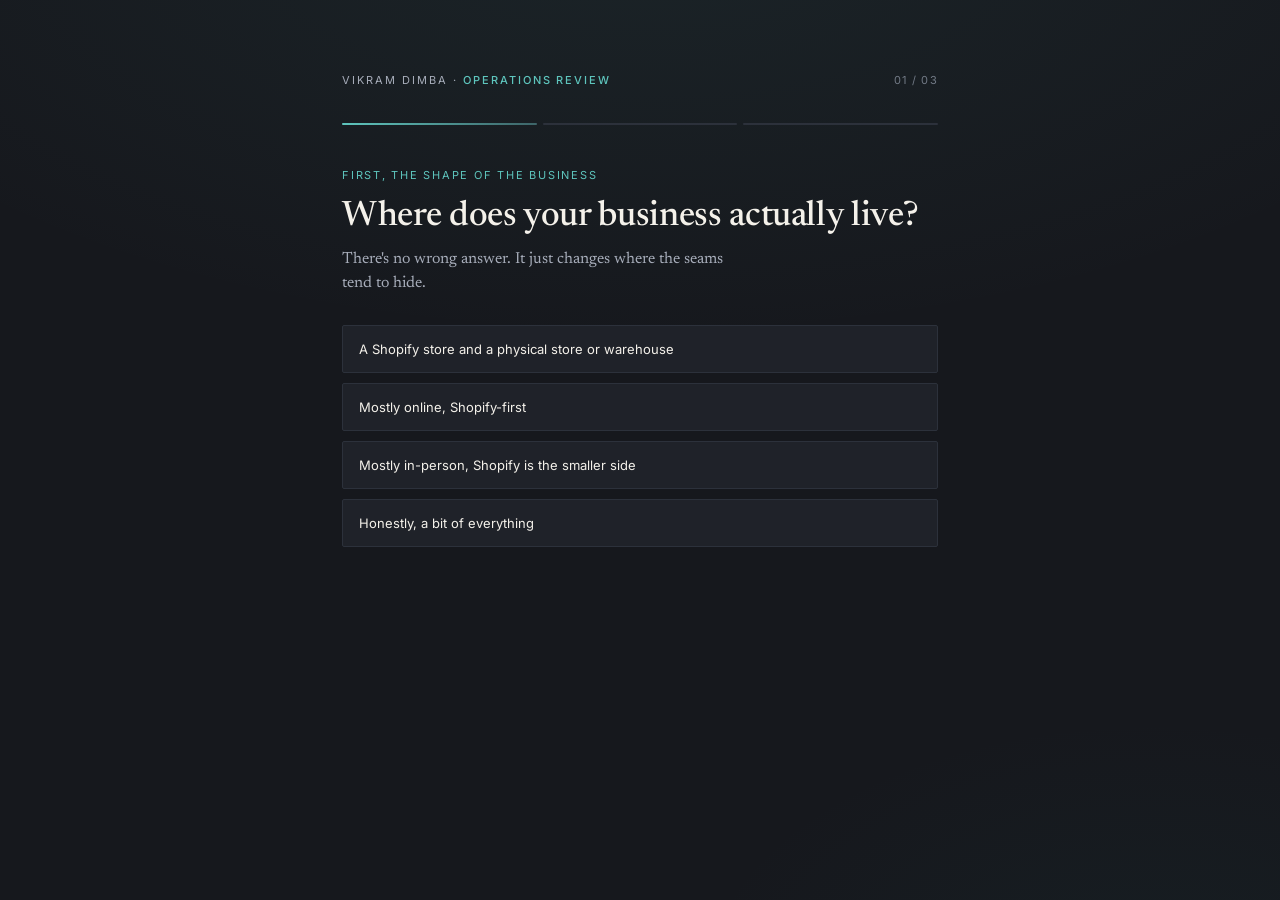
<file: operations-review-diagnostic.html>
<!doctype html>
<meta charset="utf-8">
<meta name="viewport" content="width=device-width, initial-scale=1">
<title>Operations Review · live diagnostic</title>
<link rel="preconnect" href="https://fonts.googleapis.com">
<link rel="preconnect" href="https://fonts.gstatic.com" crossorigin>
<link href="https://fonts.googleapis.com/css2?family=Inter:wght@400;500;600&family=Newsreader:opsz,wght@6..72,400;6..72,500&display=swap" rel="stylesheet">
<style>
  :root{
    /* Re-themed to the vikramdimba.com palette (charcoal + teal + paper).
       --amber is kept as the token name but now carries the site's teal accent. */
    --bg:#16181d; --raise:#1f2229; --raise-2:#262a33;
    --ink:#f4f1ea; --ink-dim:#a7adba; --ink-faint:#727a86;
    --line:#2c313b; --line-soft:#23272f;
    --amber:#5ec5bd; --rust:#e07d5e; --sage:#9aa676;
    --serif:"Newsreader",Georgia,serif; --mono:"Inter",system-ui,sans-serif;
  }
  *{box-sizing:border-box;margin:0;padding:0}
  html,body{background:var(--bg);color:var(--ink)}
  body{
    font-family:var(--serif);min-height:100vh;line-height:1.5;-webkit-font-smoothing:antialiased;
    background-image:
      radial-gradient(120% 80% at 50% -10%, rgba(94,197,189,.07), transparent 60%),
      radial-gradient(60% 50% at 90% 110%, rgba(31,111,107,.07), transparent 60%);
    background-attachment:fixed;
  }
  .wrap{max-width:660px;margin:0 auto;padding:clamp(28px,6vw,72px) clamp(20px,5vw,32px) 80px}

  .topline{display:flex;align-items:center;justify-content:space-between;margin-bottom:34px}
  .brand{font-family:var(--mono);font-size:11px;letter-spacing:.18em;text-transform:uppercase;color:var(--ink-dim)}
  .brand b{color:var(--amber);font-weight:500}
  .step-count{font-family:var(--mono);font-size:11px;letter-spacing:.12em;color:var(--ink-faint)}

  .progress{display:flex;gap:6px;margin-bottom:42px}
  .seg{height:2px;flex:1;background:var(--line);border-radius:2px;overflow:hidden}
  .seg i{display:block;height:100%;width:0;background:var(--amber);transition:width .5s cubic-bezier(.2,.7,.2,1)}
  .seg.done i{width:100%}
  .seg.active i{width:100%;background:linear-gradient(90deg,var(--amber),rgba(94,197,189,.35))}

  .panel{display:none;animation:rise .5s cubic-bezier(.2,.7,.2,1) both}
  .panel.on{display:block}
  @keyframes rise{from{opacity:0;transform:translateY(10px)}to{opacity:1;transform:none}}

  .kicker{font-family:var(--mono);font-size:11px;letter-spacing:.16em;text-transform:uppercase;color:var(--amber);margin-bottom:14px}
  h1{font-weight:500;font-size:clamp(25px,5.2vw,35px);line-height:1.13;letter-spacing:-.01em;margin-bottom:10px}
  .sub{color:var(--ink-dim);font-size:16px;max-width:46ch;margin-bottom:30px}

  .chips{display:flex;flex-direction:column;gap:10px}
  .chip{
    font-family:var(--mono);font-size:13px;background:var(--raise);color:var(--ink);
    border:1px solid var(--line);border-radius:2px;padding:14px 16px;cursor:pointer;text-align:left;
    transition:border-color .2s,background .2s,transform .12s;line-height:1.4;width:100%;
  }
  .chip:hover{border-color:var(--amber);background:var(--raise-2)}
  .chip:active{transform:translateY(1px)}
  .chip .h{display:block;color:var(--ink)}
  .chip .d{display:block;color:var(--ink-faint);font-size:11px;margin-top:3px}

  .back{margin-top:24px;background:none;border:none;cursor:pointer;font-family:var(--mono);font-size:11px;letter-spacing:.12em;text-transform:uppercase;color:var(--ink-faint);padding:4px 0}
  .back:hover{color:var(--ink-dim)}

  .scan{font-family:var(--mono);font-size:13px;color:var(--ink-dim);line-height:2.1;margin-top:24px}
  .scan div{opacity:0;transform:translateX(-6px)}
  .scan div.in{animation:lineIn .4s ease both}
  .scan .tick{color:var(--sage)}
  @keyframes lineIn{to{opacity:1;transform:none}}

  .rb-tag{font-family:var(--mono);font-size:11px;letter-spacing:.16em;text-transform:uppercase;color:var(--ink-faint);margin-bottom:14px}
  .recog{font-size:15px;color:var(--ink-dim);font-style:italic;margin-bottom:16px;max-width:50ch;opacity:0;transform:translateY(8px)}
  .recog.in{animation:rise .5s cubic-bezier(.2,.7,.2,1) both}
  .rb-title{font-size:clamp(23px,4.8vw,31px);font-weight:500;line-height:1.15;letter-spacing:-.01em;margin-bottom:28px;opacity:0;transform:translateY(8px)}
  .rb-title.in{animation:rise .5s cubic-bezier(.2,.7,.2,1) both}
  .rb-title em{font-style:italic;color:var(--amber)}

  .block{border-left:2px solid var(--line);padding:2px 0 2px 18px;margin-bottom:24px;opacity:0;transform:translateY(8px)}
  .block.in{animation:rise .5s cubic-bezier(.2,.7,.2,1) both}
  .block .lab{font-family:var(--mono);font-size:11px;letter-spacing:.14em;text-transform:uppercase;color:var(--ink-faint);margin-bottom:8px}
  .block p{font-size:16px;color:var(--ink);line-height:1.55}
  .block.risk{border-left-color:var(--rust)} .block.risk .lab{color:var(--rust)}
  .block.warn{border-left-color:var(--amber)} .block.warn .lab{color:var(--amber)}
  .block.keep{border-left-color:var(--sage)} .block.keep .lab{color:var(--sage)}

  .pattern{background:var(--raise);border:1px solid var(--line);border-left-width:2px;border-radius:3px;padding:20px 22px;margin:4px 0 24px;opacity:0;transform:translateY(8px)}
  .pattern.in{animation:rise .55s cubic-bezier(.2,.7,.2,1) both}
  .pattern .lab{font-family:var(--mono);font-size:11px;letter-spacing:.14em;text-transform:uppercase;color:var(--ink-faint);margin-bottom:9px}
  .pattern .name{font-family:var(--serif);font-weight:600;font-size:clamp(22px,5vw,28px);letter-spacing:-.01em;line-height:1.1}
  .pattern .gloss{color:var(--ink-dim);font-size:14px;margin-top:8px;line-height:1.5}
  .pattern.t-risk{border-left-color:var(--rust)} .pattern.t-risk .name{color:var(--rust)}
  .pattern.t-warn{border-left-color:var(--amber)} .pattern.t-warn .name{color:var(--amber)}
  .pattern.t-good{border-left-color:var(--sage)} .pattern.t-good .name{color:var(--sage)}

  .cta{border-top:1px solid var(--line-soft);margin-top:32px;padding-top:30px;opacity:0;transform:translateY(8px)}
  .cta.in{animation:rise .55s cubic-bezier(.2,.7,.2,1) both}
  .cta p{color:var(--ink-dim);font-size:15px;margin-bottom:18px;max-width:50ch}
  .cta p b{color:var(--ink);font-weight:500}
  .go{display:inline-block;font-family:var(--mono);font-size:13px;letter-spacing:.04em;background:var(--amber);color:#1a160c;border:none;border-radius:2px;padding:14px 22px;cursor:pointer;font-weight:600;transition:transform .12s,background .2s}
  .go:hover{background:#74d2cb} .go:active{transform:translateY(1px)}
  .restart{display:block;margin-top:22px;background:none;border:none;cursor:pointer;font-family:var(--mono);font-size:11px;letter-spacing:.12em;text-transform:uppercase;color:var(--ink-faint)}
  .restart:hover{color:var(--ink-dim)}

  .lead{display:none;margin-top:20px}
  .lead.on{display:block;animation:rise .4s ease both}
  .lead .row{margin-bottom:12px}
  .lead label{display:block;font-family:var(--mono);font-size:11px;letter-spacing:.12em;text-transform:uppercase;color:var(--ink-faint);margin-bottom:6px}
  .lead input{width:100%;font-family:var(--serif);font-size:15px;background:var(--raise);color:var(--ink);border:1px solid var(--line);border-radius:2px;padding:12px 14px}
  .lead input:focus{outline:none;border-color:var(--amber)}
  .lead .err{color:var(--rust);font-family:var(--mono);font-size:11px;margin-top:10px;display:none}
  .lead .err.on{display:block}
  .lead .send{margin-top:4px}
  .confirm{display:none;margin-top:6px}
  .confirm.on{display:block;animation:rise .45s ease both}
  .confirm p{color:var(--ink);font-size:16px;line-height:1.55}
  .confirm .pat{font-family:var(--mono);font-size:12px;color:var(--ink-dim);margin-top:14px;border-top:1px solid var(--line-soft);padding-top:14px}
</style>

<div class="wrap">
  <div class="topline">
    <div class="brand">Vikram Dimba · <b>Operations Review</b></div>
    <div class="step-count" id="stepCount">01 / 03</div>
  </div>
  <div class="progress" id="prog">
    <div class="seg"><i></i></div><div class="seg"><i></i></div><div class="seg"><i></i></div>
  </div>

  <div class="stage">
    <section class="panel on" data-step="1">
      <div class="kicker">First, the shape of the business</div>
      <h1>Where does your business actually live?</h1>
      <p class="sub">There's no wrong answer. It just changes where the seams tend to hide.</p>
      <div class="chips" id="q1"></div>
    </section>

    <section class="panel" data-step="2">
      <div class="kicker">Now the painful part</div>
      <h1>Which of these is held together by hand right now?</h1>
      <p class="sub">Pick the one that, if it broke tomorrow, you'd feel by lunch.</p>
      <div class="chips" id="q2"></div>
      <button class="back" data-back>← back</button>
    </section>

    <section class="panel" data-step="3">
      <div class="kicker">Last one</div>
      <h1>If it had to run without its main person next week, what happens?</h1>
      <p class="sub">You already know the answer to this one. That's the point.</p>
      <div class="chips" id="q3"></div>
      <button class="back" data-back>← back</button>
    </section>

    <section class="panel" data-step="4" id="analyze">
      <div class="kicker">Reading your situation</div>
      <h1>Tracing where it leaks.</h1>
      <div class="scan" id="scan"></div>
    </section>

    <section class="panel" data-step="5" id="readback">
      <div class="rb-tag">Preliminary read</div>
      <div class="recog" id="rbRecog"></div>
      <div class="rb-title" id="rbTitle"></div>
      <div id="rbBody"></div>
    </section>
  </div>
</div>

<script>
const CHANNEL = [
  {id:"both", h:"A Shopify store and a physical store or warehouse",
   recog:"So you're running two storefronts that have to agree with each other in real time. That's the hardest version of this, and the one almost nothing on the market is actually built for."},
  {id:"online", h:"Mostly online, Shopify-first",
   recog:"You're online-first, but the moment stock moves through a back room or a warehouse you've got a seam most pure-online tools quietly ignore."},
  {id:"floor", h:"Mostly in-person, Shopify is the smaller side",
   recog:"Your floor is the real business and Shopify is the newer, smaller side. That's exactly where the two systems drift, because the online piece gets bolted on rather than built in."},
  {id:"every", h:"Honestly, a bit of everything",
   recog:"A bit of everything usually means the seams are everywhere and no single tool sees the whole picture. It's the most common shape, and the most quietly expensive."}
];

const FLOWS = [
  {id:"po",  h:"Vendor & purchase orders", d:"orders that arrive as texts, PDFs, and email threads", noun:"purchasing",
   title:"Your purchasing runs on <em>memory and inboxes</em>, not a system.",
   pattern:"Orders come in as texts, PDFs, and email threads, and someone re-keys them by hand into wherever they actually need to live. Every order is a small act of translation, and translation is where errors and delays get born.",
   breaks:"It breaks quietly. A reorder gets missed because it was buried in a thread. A quantity gets fat-fingered. Nobody notices until the stock isn't there or the invoice doesn't match, and by then you're firefighting a problem that started three weeks earlier."},
  {id:"inv", h:"Inventory & stock counts", d:"the truth lives in a spreadsheet someone updates by hand", noun:"your inventory count",
   title:"Your inventory is a <em>number everyone agrees to trust.</em>",
   pattern:"The real count lives in a spreadsheet or one system that a person keeps current, mostly. Everything downstream (purchasing, what the website shows, what you tell a customer is in stock) rests on a number that's right until someone forgets to update it.",
   breaks:"You feel it as a slow erosion of trust in your own data. People start double-checking the count against reality, the exact manual work it was supposed to remove. And the gap between what the site says and what's on the shelf becomes someone's daily cleanup job."},
  {id:"rep", h:"Reporting & the weekly numbers", d:"a report stitched together from a few places", noun:"your reporting",
   title:"Your weekly numbers are <em>rebuilt by hand</em>, every single week.",
   pattern:"The report you actually run on gets assembled from a few places, online and floor, copied into one sheet, and cleaned up by a human before anyone trusts it. The insight is real. The process to get it is a tax you pay every cycle, forever.",
   breaks:"Because it's manual, it's fragile and it's late. You're always steering by a slightly old picture. And the moment the person assembling it gets busy, the report is the first thing that slips, exactly when you might need it most."},
  {id:"ful", h:"Fulfillment & who's-doing-what", d:"tracked across chats and people's memory", noun:"coordination",
   title:"Coordination lives in <em>chat threads and someone's head.</em>",
   pattern:"Who's handling what, what's done, what's stuck: it's tracked across messages, verbal handoffs, and the working memory of one or two people who just know. It works because those people are good, not because the system is.",
   breaks:"Things fall through the cracks between people. A handoff gets dropped, a step gets skipped, and nobody can point to where it went wrong because there's no record, only recollection. You spend real time reconstructing what happened instead of moving forward."},
  {id:"cust",h:"Customer & order history", d:"context that lives in one person's head", noun:"your customer knowledge",
   title:"Your customer knowledge is <em>trapped in one person.</em>",
   pattern:"The context that makes a customer feel known (their history, their preferences, the note about why they were unhappy last time) lives in memory or scattered notes, split between the register and the site. It's a real asset. It's just not a transferable one.",
   breaks:"The experience goes inconsistent the moment that person isn't the one handling it. A loyal customer gets treated like a stranger, because the knowledge never left one head and never crossed from the floor to the website."},
  {id:"mix", h:"Honestly, it's a mix", d:"a little of all of the above", noun:"this layer",
   title:"The work holding it together lives in <em>people, not systems.</em>",
   pattern:"It isn't one broken workflow. It's the pattern underneath all of them: work that depends on someone remembering to do it, a version of the truth that's only as current as the last manual update, and knowledge that lives in heads instead of systems.",
   breaks:"It breaks at the seams. The handoffs between one person and the next, between the website and the floor, between the tool that has the data and the person who needs it. Those gaps are invisible until something falls through one, and then it's a fire drill to find out where."}
];

const FRAGILITY = [
  {id:"f1", h:"One person just knows it, nothing's written down", tone:"risk",
   label:"Single point of failure", gloss:"One person is the system. That's the risk to close first.",
   read:"You told me one person just knows how {noun} works, and none of it is written down. So that person isn't doing the work, they are the system. The week they're out, {noun} doesn't slow down gracefully, it goes dark. Things that should have happened don't, and you find out which ones two or three weeks later when the gaps surface, long after the trail's gone cold. That is the most common and most expensive risk in an owner-operated business, and it stays invisible right up until the day it isn't."},
  {id:"f2", h:"One main person, a rusty backup, no real process", tone:"risk",
   label:"Single point of failure", gloss:"The backup feels like safety. It isn't a system.",
   read:"You've got one main person on {noun} and a backup who's rusty, with no real process written down. The backup feels like safety, but rusty and undocumented isn't a system, it's a hope. The week your main person is out, the backup is reconstructing from half-memory, and the things that slip are the ones only the main person knew to watch for. It's still effectively a single point of failure, just with a thin cushion."},
  {id:"f3", h:"A few people touch it, but no documented way", tone:"warn",
   label:"Tribal knowledge", gloss:"It works, but it drifts, and it doesn't transfer cleanly.",
   read:"A few people touch {noun}, but there's no documented way it's done, so each of them runs a slightly different version. That feels resilient because the work never fully stops. What it actually creates is drift: the same task done three ways, no single source of truth, and no clean way to train the next hire except shadowing. More robust than one-person-knows, but tribal knowledge gets less true every time someone leaves."},
  {id:"f4", h:"It's documented, anyone trained could run it", tone:"good",
   label:"Resilient, watch the seams", gloss:"This one's solid. The leak is probably next door.",
   read:"Honest read: {noun} is in better shape than most businesses your size. It's documented and someone trained could pick it up, which means this probably isn't where your time and risk are leaking. So if things still feel manual, the problem likely isn't this workflow, it's the connective tissue between it and the next one, the handoff where a well-run process meets one that isn't. That's usually the real seam worth looking at, and it's a much better problem to have."},
  {id:"f5", h:"Not sure", tone:"warn",
   label:"Worth a closer look", gloss:"The uncertainty is itself the signal.",
   read:"You said you're not sure who could run {noun} without its main person, and that itself is the tell. Most owners who aren't sure find, when they actually look, that it's more concentrated in one head than they'd assumed, because the person holding it together makes it look effortless from the outside. That's worth knowing before you find out the hard way, and it's exactly the kind of thing a 30-minute look answers fast."}
];

const CLOSE = "None of this is broken because anyone did anything wrong. It's the natural debt of a business that runs in two worlds the tools were never built to connect, where a person quietly becomes the bridge between them. That seam is exactly the layer I rebuild, and it's a far more solvable problem than it feels like from the inside.";

// === LEAD DESTINATION ===
// Web3Forms endpoint. The access key below is client-safe by design (it only
// allows submitting to this one form), so it is fine to ship in the page.
// To use a different service (Formspree, Basin), change FORM_ENDPOINT and the
// access_key in the payload below. Do NOT paste a Slack webhook or secret key here.
const FORM_ENDPOINT = "https://api.web3forms.com/submit";
const WEB3FORMS_ACCESS_KEY = "80121a08-7aea-4df5-b7d2-9cd1332615fd";

const state={channel:null,flow:null,frag:null};
let cur=1;
const panels=[...document.querySelectorAll('.panel')];
const segs=[...document.querySelectorAll('#prog .seg')];
const stepCount=document.getElementById('stepCount');

function show(step){
  cur=step;
  panels.forEach(p=>p.classList.toggle('on', +p.dataset.step===step));
  segs.forEach((s,i)=>{
    s.classList.remove('done','active');
    if(step>=4) s.classList.add('done');
    else if(i<step-1) s.classList.add('done');
    else if(i===step-1) s.classList.add('active');
  });
  stepCount.textContent = step<=3 ? ('0'+step+' / 03') : 'Result';
  window.scrollTo({top:0,behavior:'smooth'});
  if(window.parent!==window) parent.postMessage({type:"ops-diagnostic-step"},"*");
}

function buildChips(wrapId, list, withDesc, onPick){
  const w=document.getElementById(wrapId);
  list.forEach(item=>{
    const el=document.createElement('button');
    el.className='chip';
    el.innerHTML = withDesc && item.d
      ? `<span class="h">${item.h}</span><span class="d">${item.d}</span>`
      : `<span class="h">${item.h}</span>`;
    el.onclick=()=>onPick(item);
    w.appendChild(el);
  });
}
buildChips('q1', CHANNEL, false, it=>{state.channel=it.id; show(2);});
buildChips('q2', FLOWS,   true,  it=>{state.flow=it.id;    show(3);});
buildChips('q3', FRAGILITY,false,it=>{state.frag=it.id;    runAnalyze();});

document.querySelectorAll('[data-back]').forEach(b=>b.onclick=()=>show(cur-1));

function runAnalyze(){
  show(4);
  const ch=CHANNEL.find(x=>x.id===state.channel);
  const f=FLOWS.find(x=>x.id===state.flow);
  const lines=[
    `> reading: ${ch.h.toLowerCase()}`,
    `> isolating workflow: ${f.h.toLowerCase()}`,
    `> testing for single points of failure`,
    `> mapping the seam between online and floor`,
    `✓ read complete`
  ];
  const scan=document.getElementById('scan');
  scan.innerHTML='';
  lines.forEach((t,i)=>{
    const d=document.createElement('div');
    d.textContent=t;
    if(t.startsWith('✓')) d.className='tick';
    scan.appendChild(d);
    setTimeout(()=>d.classList.add('in'), 220*i+120);
  });
  setTimeout(renderReadback, 220*lines.length+650);
}

function html(str){const t=document.createElement('template');t.innerHTML=str.trim();return t.content.firstElementChild;}

function renderReadback(){
  const ch=CHANNEL.find(x=>x.id===state.channel);
  const f=FLOWS.find(x=>x.id===state.flow);
  const fr=FRAGILITY.find(x=>x.id===state.frag);
  const riskRead=fr.read.replace(/\{noun\}/g, f.noun);
  const pressLab = fr.tone==='good' ? "The resilience read" : "What happens under pressure";
  const pressClass = fr.tone==='risk' ? 'risk' : fr.tone==='warn' ? 'warn' : 'keep';

  document.getElementById('rbRecog').textContent=ch.recog;
  document.getElementById('rbTitle').innerHTML=f.title;

  const body=document.getElementById('rbBody');
  body.innerHTML='';
  const parts=[
    html(`<div class="block"><div class="lab">What's really happening</div><p>${f.pattern}</p></div>`),
    html(`<div class="block risk"><div class="lab">Where it breaks</div><p>${f.breaks}</p></div>`),
    html(`<div class="pattern t-${fr.tone}"><div class="lab">Pattern detected</div><div class="name">${fr.label}</div><div class="gloss">${fr.gloss}</div></div>`),
    html(`<div class="block ${pressClass}"><div class="lab">${pressLab}</div><p>${riskRead}</p></div>`),
    html(`<div class="block keep"><div class="lab">The bottom line</div><p>${CLOSE}</p></div>`),
    html(`<div class="cta">
        <p>This is a surface read from three answers. <b>The real review is 30 minutes, free, where we take this exact workflow apart together</b> and I show you precisely where the time, money, and risk leak across your website and your floor. No deck, no pitch.</p>
        <button class="go" id="goBtn">Book the free operations review →</button>
        <div class="lead" id="lead">
          <div class="row"><label>Your name</label><input id="ld_name" type="text" autocomplete="name"></div>
          <div class="row"><label>Email</label><input id="ld_email" type="email" autocomplete="email"></div>
          <div class="row"><label>Business name or website</label><input id="ld_biz" type="text"></div>
          <button class="go send" id="sendBtn">Send my details →</button>
          <div class="err" id="ld_err">Add your name and a valid email so I can reach you.</div>
        </div>
        <div class="confirm" id="confirm"></div>
        <button class="restart" id="restartBtn">Run it again with different answers</button>
      </div>`)
  ];

  // animate the title + recog too
  const rbRecog=document.getElementById('rbRecog');
  const rbTitle=document.getElementById('rbTitle');
  rbRecog.classList.remove('in'); rbTitle.classList.remove('in');

  parts.forEach(el=>body.appendChild(el));
  show(5);

  const seq=[rbRecog,rbTitle,...parts];
  seq.forEach((el,i)=>setTimeout(()=>el.classList.add('in'),130*i+60));

  document.getElementById('restartBtn').onclick=()=>{state.channel=state.flow=state.frag=null;show(1);};

  const goBtn=document.getElementById('goBtn');
  const lead=document.getElementById('lead');
  goBtn.onclick=()=>{ goBtn.style.display='none'; lead.classList.add('on'); document.getElementById('ld_name').focus(); };

  document.getElementById('sendBtn').onclick=async ()=>{
    const name=document.getElementById('ld_name').value.trim();
    const email=document.getElementById('ld_email').value.trim();
    const biz=document.getElementById('ld_biz').value.trim();
    const err=document.getElementById('ld_err');
    const validEmail=/^[^\s@]+@[^\s@]+\.[^\s@]+$/.test(email);
    if(!name || !validEmail){ err.classList.add('on'); return; }
    err.classList.remove('on');

    // the gold: the lead arrives already diagnosed
    const payload={
      access_key: WEB3FORMS_ACCESS_KEY,
      subject: "New operations review lead (pre-diagnosed), vikramdimba.com",
      from_name: "vikramdimba.com diagnostic",
      name, email, business:biz,
      channel:ch.h, workflow:f.h, pattern:fr.label, source:"operations-review-diagnostic" };

    if(FORM_ENDPOINT){
      try{
        await fetch(FORM_ENDPOINT,{method:"POST",headers:{"Content-Type":"application/json","Accept":"application/json"},body:JSON.stringify(payload)});
      }catch(e){ /* fail gracefully, still confirm so the person isn't stranded */ }
    }

    const confirm=document.getElementById('confirm');
    lead.classList.remove('on'); lead.style.display='none';
    confirm.innerHTML=`<p>Got it, ${name.split(' ')[0]}. I'll be in touch within a day to set up your review.</p>
      <div class="pat">Logged with your request: ${ch.h} · ${f.h} · ${fr.label}</div>`;
    confirm.classList.add('on');
  };
}

// --- embedded mode: report content height to the parent page so the iframe can auto-size ---
// Measures .wrap (not body, which carries min-height:100vh) so the height shrinks correctly too.
if(window.parent!==window){
  const wrap=document.querySelector('.wrap');
  const postHeight=()=>parent.postMessage({type:"ops-diagnostic-height",height:Math.ceil(wrap.getBoundingClientRect().height)},"*");
  if(window.ResizeObserver) new ResizeObserver(postHeight).observe(wrap);
  window.addEventListener('load',postHeight);
  postHeight();
}

show(1);
</script>
</file>
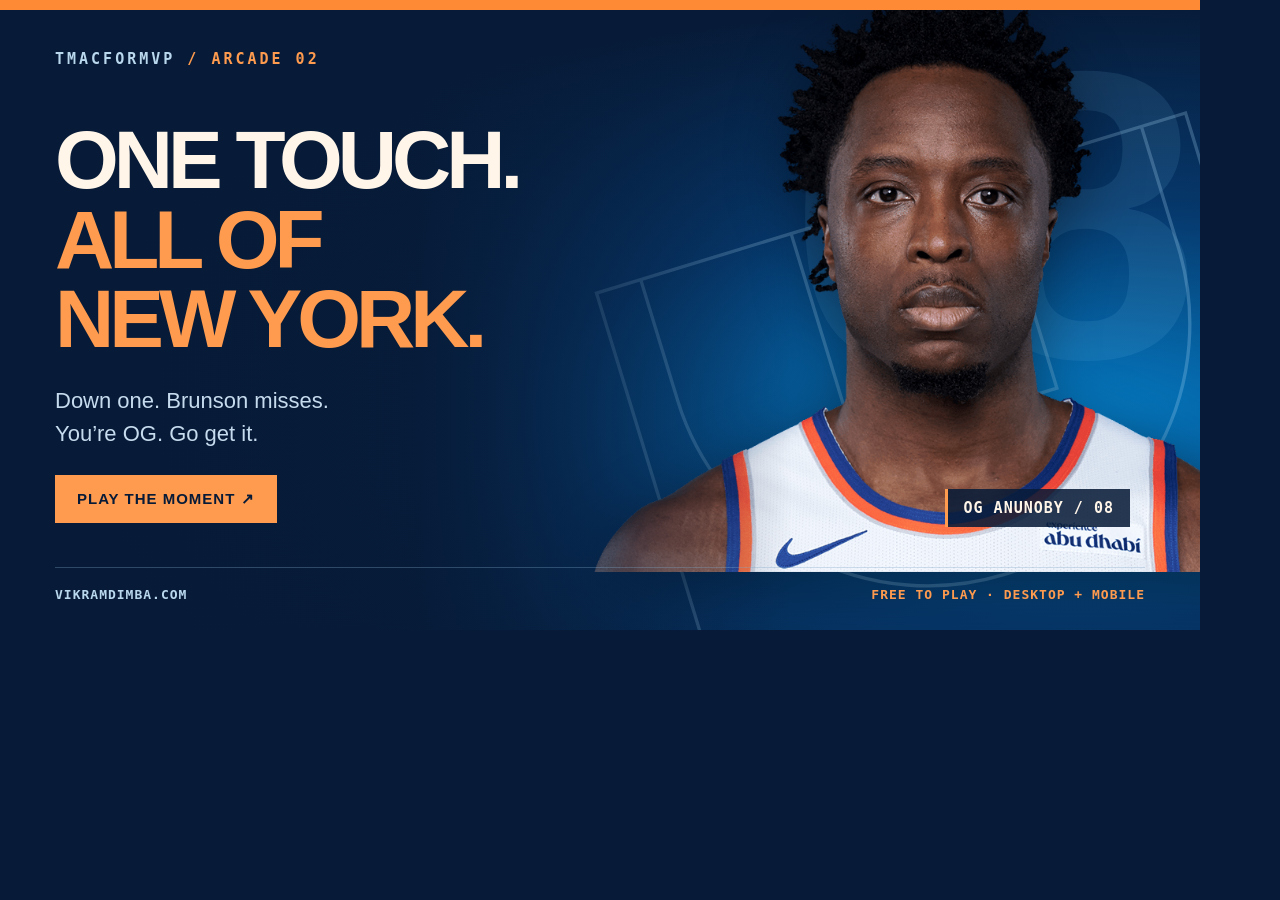
<file: tools/og-share-card.html>
<!doctype html>
<html lang="en">
<meta charset="utf-8">
<meta name="robots" content="noindex">
<title>One Touch — share artwork source</title>
<style>
*{box-sizing:border-box}html,body{margin:0;width:1200px;height:630px;overflow:hidden}body{background:#071b38;color:#fff5e8;font-family:Arial,Helvetica,sans-serif}.card{position:relative;width:1200px;height:630px;isolation:isolate;overflow:hidden;background:radial-gradient(ellipse at 90% 65%,#057ac2 0,#06376a 37%,#071b38 72%);border-top:10px solid #ff8a35}.court{position:absolute;right:-110px;top:160px;width:690px;height:550px;transform:rotate(-17deg);opacity:.24}.number{position:absolute;right:45px;top:0;font-size:410px;line-height:1;font-weight:900;letter-spacing:-45px;color:#73bfe9;opacity:.12}.portrait{position:absolute;width:820px;height:auto;right:-151px;bottom:58px;filter:drop-shadow(0 15px 30px #0006)}.shade{position:absolute;inset:0;background:linear-gradient(90deg,#071b38 0%,#071b38f5 35%,#071b3800 66%)}.copy{position:absolute;left:55px;top:40px}.eyebrow{font:700 15px monospace;letter-spacing:3px;color:#b9d7ed;margin:0 0 52px}.eyebrow b{color:#ff9b4e}h1{font-size:82px;line-height:.97;letter-spacing:-5px;margin:0 0 25px;font-weight:900}h1 span{color:#ff9b4e}p{font-size:22px;line-height:1.5;color:#c6dbed;margin:0}.cta{display:inline-block;background:#ff9b4e;padding:15px 22px;color:#071b38;font-size:15px;font-weight:900;letter-spacing:1px;margin-top:25px}.bottom{position:absolute;left:55px;right:55px;bottom:28px;display:flex;justify-content:space-between;align-items:center;border-top:1px solid #7ca5c655;padding-top:19px;font:700 13px monospace;letter-spacing:1px;color:#b9d7ed}.bottom span:last-child{color:#ff9b4e}.name{position:absolute;right:70px;bottom:103px;background:#071b38dd;padding:10px 16px;border-left:3px solid #ff9b4e;font:700 15px monospace;letter-spacing:1px}
</style>
<main class="card">
 <div class="number" aria-hidden="true">08</div>
 <svg class="court" viewBox="0 0 600 500" fill="none" stroke="#b7e3ff" stroke-width="3" aria-hidden="true"><path d="M20 480V20H580V480Z M205 20V225H395V20 M235 20V190H365V20"/><circle cx="300" cy="225" r="70"/><path d="M62 20V135A238 238 0 0 0 538 135V20 M260 57H340"/><circle cx="300" cy="77" r="17"/></svg>
 <img class="portrait" src="../assets/players/anunoby.png" alt="OG Anunoby">
 <div class="shade"></div>
 <div class="copy"><p class="eyebrow">TMACFORMVP <b>/ ARCADE 02</b></p><h1>ONE TOUCH.<br><span>ALL OF<br>NEW YORK.</span></h1><p>Down one. Brunson misses.<br>You’re OG. Go get it.</p><div class="cta">PLAY THE MOMENT ↗</div></div>
 <div class="name">OG ANUNOBY / 08</div>
 <div class="bottom"><span>VIKRAMDIMBA.COM</span><span>FREE TO PLAY · DESKTOP + MOBILE</span></div>
</main>
</html>
</file>
<file: tmac-game.css>
*{box-sizing:border-box}html{scroll-behavior:smooth}body{margin:0;background:#111510;color:#f6f2e8;font:400 16px/1.6 'Inter',system-ui,sans-serif;-webkit-font-smoothing:antialiased}h1,h2,h3,p{margin:0}a{color:inherit}button{font:inherit}button[hidden]{display:none!important}body:has(.is-focused){overflow:hidden}
.site-opening,.game-home,.site-footer{max-width:1320px;margin:auto;padding-left:28px;padding-right:28px}
.site-opening{padding-top:22px;padding-bottom:24px}
.identity{display:flex;justify-content:space-between;align-items:center;gap:18px;font-size:13px;color:#b6beab}
.identity a{text-decoration:none}.identity a:first-child{font-weight:600;color:#f1f0e5}.identity a:hover{color:#d7f675}
.opening-copy{display:flex;align-items:center;justify-content:space-between;gap:32px;margin:18px 0}
.opening-copy h1{font:500 clamp(25px,2.65vw,35px)/1.05 'Newsreader',Georgia,serif;letter-spacing:-.025em}
.opening-copy h1 em{font-weight:500;color:#d7f675}.opening-copy p{font-size:14px;line-height:1.65;color:#aab39f}
.work-links{display:flex;align-items:center;gap:12px 22px;flex-wrap:wrap;font-size:12px}.work-links>span{color:#7f8a72;font:400 10px 'IBM Plex Mono',monospace;text-transform:uppercase;letter-spacing:.1em}.work-links a{color:#c1cab7;text-decoration:none;text-underline-offset:4px}.work-links a:hover{color:#d7f675;text-decoration:underline}
.site-footer{display:flex;justify-content:space-between;gap:20px;padding-top:26px;padding-bottom:30px;font-size:12px;color:#7f8a72}
.moment{--lime:#d7f675;--red:#ce253c;border-top:1px solid #394033;padding-top:20px;scroll-margin-top:16px}
.moment-heading{display:flex;justify-content:space-between;align-items:end;gap:16px;margin-bottom:22px}
.moment-eyebrow{font:500 .61rem 'IBM Plex Mono',monospace;letter-spacing:.15em;color:#bbc4ab;text-transform:uppercase;margin:0 0 12px}
.moment h2{font-family:'Inter',sans-serif;font-size:clamp(2rem,4.5vw,3.45rem);font-weight:700;letter-spacing:-.065em;line-height:1.03;max-width:none;margin:0}
.moment h2 em{font-style:normal;color:var(--lime)}
.moment-location{font:500 .62rem/1.7 'IBM Plex Mono',monospace;color:#979e8d;text-align:right;letter-spacing:.09em}
.moment-stage{position:relative;aspect-ratio:1100/620;overflow:hidden;background:#111510;border:1px solid #444b36;border-bottom:0;border-radius:7px 7px 0 0;isolation:isolate;outline:none}
.moment-stage:focus-visible{outline:2px solid var(--lime);outline-offset:4px}
#moment-canvas{display:block;position:absolute;inset:0;width:100%;height:100%}
.moment-scoreboard{position:absolute;top:22px;left:22px;display:flex;box-shadow:0 6px 25px #0006;font-family:'IBM Plex Mono',monospace;border:1px solid #ffffff26;border-radius:3px;overflow:hidden}
.moment-team{display:flex;align-items:center;gap:19px;background:#242727;padding:9px 13px;border-right:1px solid #ffffff24}
.moment-team.home{background:#b71f34}
.moment-team>span{font-size:.7rem;font-weight:600;letter-spacing:.07em}
.moment-team strong{font-size:1.6rem;line-height:1.15;font-weight:600;font-variant-numeric:tabular-nums}
.moment-clock{padding:5px 13px;background:#eeecd9;color:#111810;display:flex;flex-direction:column;justify-content:center;min-width:81px;text-align:center}
.moment-clock span{font-size:.47rem;letter-spacing:.16em;font-weight:600}
.moment-clock strong{font-size:1.3rem;line-height:1.2;font-variant-numeric:tabular-nums}
.moment-clock.urgent{background:var(--red);color:white}
.moment-tools{position:absolute;right:20px;top:24px;display:flex;gap:7px}
.moment button{font-family:'IBM Plex Mono',monospace;cursor:pointer;-webkit-tap-highlight-color:transparent}
.moment-tools button{background:#111810c9;border:1px solid #ffffff30;color:#dfe6d4;border-radius:3px;font-size:.56rem;letter-spacing:.07em;padding:8px 10px;min-height:34px}
.moment button:hover:not(:disabled){filter:brightness(1.12)}
.moment button:focus-visible{outline:2px solid var(--lime);outline-offset:4px}
.moment button:disabled{cursor:default;opacity:.45}
.moment-overlay{position:absolute;inset:95px 0 0;background:linear-gradient(90deg,#101610ed 0%,#101610ad 37%,transparent 74%);display:flex;align-items:center;padding:0 44px 35px;z-index:2}
.moment-overlay[hidden]{display:none}
.moment-overlay-copy{max-width:450px}
.moment-overlay .moment-eyebrow{color:var(--lime);font-size:.61rem}
.moment-overlay h3{font-size:clamp(2rem,4.7vw,3.55rem);line-height:1.03;letter-spacing:-.055em;font-weight:700;color:#fffef1;margin:17px 0}
.moment-overlay-copy>p:not(.moment-eyebrow){font-size:.88rem;line-height:1.7;color:#bfc4b3}
.moment-primary{margin-top:26px;border:0;border-radius:3px;padding:16px 21px;background:var(--lime);color:#18220f;font-weight:600;font-size:.72rem;letter-spacing:.03em;display:flex;align-items:center;gap:36px;min-height:48px}
.moment-primary span{font-size:1.25rem;line-height:1}
.moment-start-hint{display:block;margin-top:12px;font:400 .6rem 'IBM Plex Mono',monospace;color:#9da78e}
.moment-edition{position:absolute;left:44px;bottom:17px;font:400 .47rem 'IBM Plex Mono',monospace;letter-spacing:.12em;color:#8b957c}
.moment-callout{pointer-events:none;position:absolute;left:50%;top:26%;transform:translateX(-50%) rotate(-3deg);color:var(--lime);font-size:clamp(1.4rem,4vw,3rem);font-style:italic;font-weight:800;letter-spacing:-.05em;text-shadow:3px 4px #12180e;white-space:nowrap;opacity:0;transition:opacity .12s}
.moment-callout.visible{opacity:1}
.moment-player-tag{position:absolute;bottom:20px;right:22px;display:flex;align-items:center;gap:12px;font:500 .62rem 'IBM Plex Mono',monospace;letter-spacing:.14em;background:#151b13d9;padding:7px 7px 7px 12px;border:1px solid #ffffff24;color:#f2efdc}
.moment-player-tag b{background:#ecebdc;color:#bb2038;font-size:1rem;padding:0 9px;line-height:1.8}
.moment-controls{display:grid;grid-template-columns:1fr 190px 215px;gap:27px;align-items:center;padding:21px 24px;background:#1e261a;border:1px solid #444b36;border-top-color:#536044;border-radius:0 0 7px 7px}
.moment-possession>span{font:600 .57rem 'IBM Plex Mono',monospace;letter-spacing:.14em;color:var(--lime)}
.moment-possession>p{font-size:.75rem;line-height:1.5;color:#d6dccb;margin-top:4px;min-height:2.8em;display:flex;align-items:center}
.moment-release>span{display:block;font:400 .49rem 'IBM Plex Mono',monospace;letter-spacing:.07em;color:#adb59e;margin-top:8px;text-align:center}
.moment-meter{height:15px;background:#080e07;position:relative;border:1px solid #525e43;border-radius:2px}
.moment-green{position:absolute;top:0;bottom:0;left:66%;width:18%;background:var(--lime);box-shadow:0 0 13px #d7f67530}
#moment-needle{position:absolute;left:0;top:-4px;bottom:-4px;width:3px;transform:translateX(-50%);background:white;box-shadow:0 0 5px #000}
.moment-shoot{touch-action:none;user-select:none;-webkit-user-select:none;background:var(--lime);color:#142008;font-weight:600;font-size:.66rem;border:0;border-radius:3px;min-height:49px;padding:13px 16px;display:flex;align-items:center;justify-content:space-between;gap:10px}
.moment-shoot span{font-size:.49rem;border:1px solid #15220760;padding:4px 6px;border-radius:3px}
.moment-shoot.charging{background:white;transform:translateY(1px)}
.moment-footer{display:flex;gap:20px;align-items:center;justify-content:space-between;padding:22px 0 14px;border-bottom:1px solid #343e2b}
.moment-sequence{list-style:none;display:flex;gap:25px;flex-wrap:wrap}
.moment-sequence li{font:500 .5rem 'IBM Plex Mono',monospace;letter-spacing:.02em;color:#8a957b;display:flex;align-items:center;gap:7px}
.moment-sequence li>span{font-size:.47rem;opacity:.6}
.moment-sequence li b{border:1px solid #48513d;border-radius:3px;min-width:22px;text-align:center;padding:2px 4px;font-size:.5rem;color:#b4bda8}
.moment-sequence li.current{color:#e5eed6}
.moment-sequence li.done{color:var(--lime)}
.moment-sequence li.done b{border-color:var(--lime);background:var(--lime);color:#142008}
#moment-progress{font:500 .66rem 'IBM Plex Mono',monospace;color:var(--lime);white-space:nowrap}
.moment-note{color:#8f9984;font-size:.63rem;line-height:1.8;max-width:100%;margin-top:13px}
.moment-note a{color:#bec9ae;text-underline-offset:3px;white-space:nowrap}
.moment-note kbd{font-family:'IBM Plex Mono',monospace;color:#bec9ae}
#moment-exit{display:none}
.moment.is-focused{position:fixed;inset:0;z-index:100;background:#111810;padding:18px 24px;display:flex;flex-direction:column;border:0;overflow:auto}
.moment.is-focused .moment-heading{margin-bottom:14px;flex-shrink:0}
.moment.is-focused .moment-heading h2{font-size:1.8rem}
.moment.is-focused .moment-heading .moment-eyebrow{display:none}
.moment.is-focused .moment-stage{flex:1;min-height:210px;aspect-ratio:auto}
.moment.is-focused .moment-stage canvas{width:100%;height:100%;margin:0;object-fit:contain}
.moment.is-focused .moment-controls{flex-shrink:0}
.moment.is-focused .moment-footer{flex-shrink:0;padding:14px 0 0;border:0}
.moment.is-focused .moment-note{display:none}
.moment.is-focused #moment-exit{display:block}
/* While playing, the site header stays pinned as a slim bar above the game */
:root{--site-bar:38px}.built-by{display:none}.built-by a,.site-footer a{color:inherit;text-underline-offset:3px}.built-by a:hover,.site-footer a:hover{color:#d7f675}
body:has(.moment.is-focused) .site-opening{position:fixed;top:0;left:0;right:0;z-index:101;max-width:none;height:var(--site-bar);display:flex;align-items:center;gap:28px;padding:0 24px;background:#0b0e0a;border-bottom:1px solid #2a3025}
body:has(.moment.is-focused) .opening-copy{display:none}
body:has(.moment.is-focused) .identity{flex-shrink:0}
body:has(.moment.is-focused) .work-links{flex:1;min-width:0;flex-wrap:nowrap;overflow-x:auto;white-space:nowrap;scrollbar-width:none}
body:has(.moment.is-focused) .work-links::-webkit-scrollbar{display:none}
body:has(.moment.is-focused) .built-by{display:block;flex-shrink:0;font:400 10px 'IBM Plex Mono',monospace;text-transform:uppercase;letter-spacing:.1em;color:#7f8a72}
.moment.is-focused{top:var(--site-bar);padding-top:10px}.moment.is-focused .moment-heading{display:none}
@media(max-width:860px){body:has(.moment.is-focused) .built-by{display:none}}
@media(max-width:600px){:root{--site-bar:36px}.moment.is-focused{padding-top:6px}body:has(.moment.is-focused) .site-opening{gap:16px;padding:0 12px}body:has(.moment.is-focused) .identity a:last-child{display:none}body:has(.moment.is-focused) .work-links>span{display:none}}
@media(max-width:860px){
 .arena .a-intro{gap:25px;margin-bottom:30px}.arena .a-intro h1.hero{font-size:2rem}.arena .a-intro .hero-sub{font-size:.77rem}
 .moment-controls{grid-template-columns:1fr 150px 170px;gap:15px;padding:15px}.moment-possession>p{font-size:.68rem}.moment-shoot{font-size:.58rem;padding:10px}
 .moment-sequence{gap:12px}.moment-sequence li{font-size:.43rem;gap:5px}
 .moment-overlay{padding:0 28px 20px}.moment-overlay h3{font-size:2.5rem}.moment-overlay-copy>p:not(.moment-eyebrow){font-size:.74rem}.moment-primary{margin-top:16px;padding:12px 16px;font-size:.63rem}.moment-edition{left:28px;font-size:.42rem}
}
@media(max-width:600px){
 #tmac-game #moment-canvas{width:200%}
 .moment.is-focused{padding:12px 10px}.moment.is-focused .moment-heading{margin-bottom:10px}.moment.is-focused .moment-heading h2{font-size:1.55rem}.moment.is-focused .moment-stage canvas{width:200%;margin-left:-50%;object-fit:fill}.moment.is-focused .moment-stage{min-height:260px}.moment.is-focused .moment-footer{padding-top:10px}.moment.is-focused .moment-sequence{gap:7px 12px}
 .arena{padding:27px 0}.arena .wrap{padding:0 16px}.arena .a-intro{display:block;margin-bottom:30px}.arena .a-intro h1.hero{max-width:20ch;font-size:2.15rem;margin-bottom:17px}.arena .a-intro .hero-sub{font-size:.79rem;max-width:48ch}.arena .a-intro .dateline{font-size:.53rem;margin-bottom:18px}
 .moment{padding-top:20px}.moment-heading{align-items:start;margin-bottom:17px}.moment h2{font-size:1.95rem}.moment-eyebrow{font-size:.46rem;letter-spacing:.08em;margin-bottom:9px}.moment-location{font-size:.41rem;padding-top:3px;line-height:1.7;max-width:90px}
 .moment-stage{aspect-ratio:4/4.5}.moment-stage canvas{width:200%;max-width:none;margin-left:-50%;object-fit:fill}
 .moment-scoreboard{top:12px;left:10px}.moment-team{gap:10px;padding:8px}.moment-team>span{font-size:.55rem}.moment-team strong{font-size:1.2rem}.moment-clock{padding:4px 9px;min-width:64px}.moment-clock strong{font-size:1.13rem}.moment-clock span{font-size:.42rem}
 .moment-tools{right:10px;top:65px;gap:5px}.moment-tools button{font-size:.43rem;min-height:30px;padding:5px 8px}
 .moment-overlay{inset:100px 0 0;padding:20px 22px 30px;align-items:center;background:linear-gradient(90deg,#101610f2,#101610bd 60%,#10161025)}.moment-overlay h3{font-size:2.6rem;margin:14px 0}.moment-overlay .moment-eyebrow{font-size:.51rem}.moment-overlay-copy>p:not(.moment-eyebrow){font-size:.77rem}.moment-primary{margin-top:21px;font-size:.65rem;min-height:47px}.moment-start-hint{font-size:.5rem}.moment-edition{left:22px;bottom:12px;font-size:.36rem}.moment-player-tag{bottom:12px;right:10px;font-size:.47rem;padding:4px 4px 4px 7px;gap:7px}.moment-player-tag b{font-size:.8rem}
 .moment-controls{grid-template-columns:1fr 1fr;padding:14px 12px;gap:14px}.moment-possession{grid-column:1/-1;min-height:40px}.moment-possession>p{min-height:0;font-size:.72rem}.moment-possession>span{font-size:.52rem}.moment-release{max-width:none}.moment-shoot{min-height:50px;font-size:.58rem}.moment-shoot span{font-size:.42rem}.moment-release>span{font-size:.42rem}.moment-callout{top:31%;font-size:1.65rem}
 .moment-footer{align-items:start;padding:17px 0 12px;gap:10px}.moment-sequence{display:grid;grid-template-columns:1fr 1fr;gap:10px 18px}.moment-sequence li{font-size:.43rem}.moment-sequence li>span{display:none}#moment-progress{font-size:.6rem;padding-top:3px}.moment-note{font-size:.59rem}
}
@media(prefers-reduced-motion:reduce){.moment *{transition:none!important;scroll-behavior:auto}}
/* Keep the page quiet and the game legible. Canvas handles the camera at every size. */
.moment h2{font-size:clamp(26px,3.4vw,42px)}
.moment-stage{width:100%;aspect-ratio:1100/550;min-height:420px}
.moment-heading{margin-bottom:18px}.moment-heading .moment-eyebrow{font-size:10px}.moment-location{font-size:10px}
.moment-team>span{font-size:12px}.moment-clock span{font-size:10px}
.moment-tools button{font-size:11px;min-height:38px}.moment-tools{z-index:4}
.moment-primary{font-size:12px}.moment-overlay-copy>p:not(.moment-eyebrow){font-size:15px}
.moment-start-hint{font-size:11px}.moment-overlay .moment-eyebrow{font-size:11px}.moment-edition{display:none}
.moment-possession>span{font-size:11px}.moment-possession>p{font-size:14px;min-height:2.8em}
.moment-release>span{font-size:10px}.moment-shoot{font-size:12px}.moment-shoot span{font-size:10px}
.moment-sequence{padding:0;margin:0}.moment-sequence li,.moment-sequence li b{font-size:10px}.moment-sequence li>span{font-size:9px}#moment-progress{font-size:12px}.moment-note{font-size:11px}
.moment-player-tag{font-size:11px}.moment-callout{z-index:3}
.moment-replay{display:block;background:transparent;color:var(--lime);border:1px solid #6e8057;padding:10px 16px;margin-top:10px;border-radius:3px;font-size:11px;min-height:40px}
.moment-feedback{position:absolute;top:100px;left:24px;padding:6px 10px;color:var(--lime);background:#152111df;border:1px solid #819c57;border-radius:3px;font:600 11px 'IBM Plex Mono',monospace;opacity:0;transition:opacity .15s;pointer-events:none}.moment-feedback.visible{opacity:1}.moment-feedback.missed{color:#efb297;border-color:#98523c}
.moment-broadcast{position:absolute;left:24px;bottom:20px;color:#eef1df;font:500 10px 'IBM Plex Mono',monospace;letter-spacing:.08em;background:#11190dd9;padding:9px 11px;border-left:2px solid var(--lime)}.moment-broadcast span{color:#a3af97;margin-left:13px}
.moment.is-clutch .moment-stage{border-color:#9a6341}.moment.is-clutch .moment-controls{border-color:#9a6341}
.moment.is-replay .moment-broadcast{color:var(--lime)}
.moment-overlay{overflow-y:auto}.moment-overlay-copy{margin-block:auto}
.moment-film{position:absolute;inset:0;z-index:8;display:flex;flex-direction:column;gap:16px;padding:24px;background:#080c08;overflow:auto}
.moment-film[hidden]{display:none}
.moment-film-header,.moment-film-footer{display:flex;justify-content:space-between;align-items:center;gap:20px;flex-shrink:0}
.moment-film-header p{font:500 10px 'IBM Plex Mono',monospace;letter-spacing:.09em;color:var(--lime);margin-bottom:7px}
.moment-film-header h3{font-size:20px;letter-spacing:-.025em}
.moment-film-header button{background:transparent;color:#e3ecd5;border:1px solid #677456;border-radius:3px;min-height:40px;padding:9px 12px;font-size:10px;white-space:nowrap}
.moment-film-player{position:relative;flex:1;min-height:200px;width:100%;background:#000}
.moment-film-player iframe{position:absolute;inset:0;width:100%;height:100%;border:0}
.moment-film-footer{font:400 10px/1.6 'IBM Plex Mono',monospace;color:#9fa995}
.moment-film-footer a{color:var(--lime);white-space:nowrap;text-underline-offset:3px}
@media(max-width:600px){.moment-film{padding:14px;gap:14px}.moment-film-header{align-items:start;flex-direction:column;gap:12px}.moment-film-header h3{font-size:18px}.moment-film-header p{font-size:9px}.moment-film-footer{align-items:start;flex-direction:column;gap:8px}}
@media(max-width:860px){.moment-controls{grid-template-columns:1fr 140px 190px;gap:18px}.moment-sequence{gap:16px}.moment-sequence li>span{display:none}.moment-sequence li{font-size:9px}.moment-shoot{font-size:11px}}
@media(max-width:600px){
 .site-opening,.game-home,.site-footer{padding-left:14px;padding-right:14px}.site-opening{padding-top:16px;padding-bottom:20px}.identity{font-size:12px}.opening-copy{display:block;margin:18px 0 14px}.opening-copy h1{font-size:27px}.opening-copy p{margin-top:12px;font-size:13px}.opening-copy p br{display:none}.work-links{gap:9px 16px;font-size:12px}.work-links>span{display:none}
 .moment h2{font-size:26px}.moment-heading .moment-eyebrow{display:none}.moment-location{font-size:8px}.moment-heading{align-items:center;gap:8px}.moment-stage{aspect-ratio:4/4.5}
 #tmac-game #moment-canvas,.moment.is-focused .moment-stage #moment-canvas{width:100%;margin:0;object-fit:fill}
 .moment-tools{top:68px;right:10px}.moment-tools button{font-size:10px;min-height:34px}.moment-team>span{font-size:11px}.moment-clock span{font-size:9px}.moment-overlay{inset:109px 0 0;padding:14px 20px 35px}.moment-overlay h3{font-size:34px}.moment-overlay-copy>p:not(.moment-eyebrow){font-size:13px}.moment-overlay .moment-eyebrow{font-size:10px}.moment-start-hint{font-size:10px}.moment-primary{margin-top:17px;font-size:11px;padding:12px 15px}.moment-edition{font-size:7px;bottom:12px;left:20px}
 .moment-controls{grid-template-columns:1fr 1fr;gap:15px;padding:13px 12px}.moment-possession>span{font-size:10px}.moment-possession>p{font-size:13px;min-height:0}.moment-possession{min-height:48px}.moment-shoot{font-size:11px}.moment-shoot span{display:none}.moment-release>span{font-size:9px}.moment-sequence{gap:8px 16px}.moment-sequence li,.moment-sequence li b{font-size:9px}#moment-progress{font-size:11px}.moment-note{font-size:10px}
 .moment-player-tag{font-size:10px}.moment-broadcast{left:12px;bottom:14px;font-size:9px;padding:6px 8px}.moment-broadcast span{display:none}.moment-feedback{left:12px;top:109px;font-size:10px}
 .moment.is-focused .moment-heading h2{font-size:23px}.moment.is-focused .moment-stage{min-height:290px}.moment.is-focused .moment-sequence{gap:7px 12px}.moment-replay{font-size:10px;min-height:36px;padding:8px 12px}.site-footer{font-size:10px;gap:14px;padding-top:20px}
}
/* One timing cue, attached to the player, for every shot. */
.moment-cue{position:absolute;z-index:3;width:220px;max-width:calc(100% - 24px);padding:12px;display:grid;gap:8px;transform:translate(-50%,-100%);background:#111b10f5;border:1px solid #879a60;border-radius:6px;box-shadow:0 5px 20px #0006;pointer-events:none;font-family:'IBM Plex Mono',monospace}
.moment-cue[hidden],.moment-cue .moment-meter[hidden]{display:none}
.moment-cue::after{content:'';position:absolute;bottom:-6px;left:calc(50% - 5px);width:10px;height:10px;background:#111b10;border-right:1px solid #879a60;border-bottom:1px solid #879a60;transform:rotate(45deg)}
.moment-cue-step{font-size:9px;letter-spacing:.06em;color:var(--lime)}
.moment-cue strong{font-size:13px;line-height:1.2;color:#fffef1}
.moment-cue-hint{font-size:10px;line-height:1.45;color:#c6cfbc}
.moment-cue .moment-meter{height:13px;margin:2px 0}
.moment-cue.is-green{border-color:var(--lime)}
.moment-cue.is-waiting{border-color:#647356}.moment-cue.is-waiting .moment-cue-step{color:#aebba0}
.moment-controls{grid-template-columns:minmax(0,1fr) 210px}
@media(max-width:600px){.moment-controls{grid-template-columns:1fr;gap:10px}.moment-possession{min-height:0}.moment-shoot{grid-column:1/-1;justify-content:center;min-height:48px}.moment-cue{gap:7px;padding:11px}}
/* Broadcast-style handoff from the arcade winner to the real footage. */
.moment-film{animation:moment-film-enter .65s cubic-bezier(.2,.8,.2,1) both}
.moment-film-screen{position:relative;flex:1;min-height:200px;overflow:hidden;background:#080c08}
.moment-film-player{position:absolute;inset:0;min-height:0}
.moment-film-intro{position:absolute;inset:0;z-index:1;display:flex;flex-direction:column;align-items:center;justify-content:center;gap:16px;padding:20px;text-align:center;background:linear-gradient(130deg,#142111 0%,#142111 65%,#6f1b2d 65%,#a02137 100%);opacity:1;transition:opacity .45s ease,visibility 0s .45s}
.moment-film-intro.is-finished{opacity:0;visibility:hidden;pointer-events:none}
.moment-film-intro p,.moment-film-intro>span{font:500 10px/1.5 'IBM Plex Mono',monospace;letter-spacing:.07em;color:#bdcbae}
.moment-film-intro p b{font-size:17px;color:var(--lime)}
.moment-film-intro strong{font-size:clamp(30px,5vw,64px);line-height:.98;letter-spacing:-.05em;animation:moment-film-title .75s .1s both}
.moment-film-intro strong em{font-style:normal;color:var(--lime)}
#moment-film-play{border:0;border-radius:3px;background:var(--lime);color:#142008;font-size:11px;min-height:44px;padding:12px 16px}
@keyframes moment-film-enter{from{clip-path:inset(0 100% 0 0)}to{clip-path:inset(0 0 0 0)}}
@keyframes moment-film-title{from{opacity:0;transform:translateY(18px)}to{opacity:1;transform:translateY(0)}}
@media(prefers-reduced-motion:reduce){.moment-film,.moment-film-intro strong{animation:none}.moment-film-intro{transition:none}}
.moment-film-screen{min-height:240px}
.moment-film-intro:has(button:not([hidden])){gap:10px}
.moment-film-intro:has(button:not([hidden])) strong{font-size:30px}

/* The cabinet is scenery; the bright button and control deck are the game. */
.moment-tv{position:relative;padding:0 22px;background:linear-gradient(115deg,#454740,#32362f 38%,#242921);border:1px solid #62675a;border-radius:30px;box-shadow:inset 0 2px 1px #89917b55,inset 0 -5px 0 #151a14,0 22px 60px #0005}
.moment-tv-top{min-height:54px;display:flex;align-items:center;justify-content:space-between;gap:12px;padding:0 8px;color:#e5e6d6;font:600 11px/1.3 'IBM Plex Mono',monospace;letter-spacing:1.6px}
.moment-tv-brand{font-style:italic;letter-spacing:2px}.moment-tv-brand small{margin-left:12px;font-size:8px;font-style:normal;letter-spacing:1px;color:#a7ad9a}
.moment-tv-mode{display:flex;gap:8px;align-items:center;font-size:9px;letter-spacing:1px;color:#d7f675}.moment-tv-mode b{font-weight:400;color:#b7bea9}.moment-tv-mode i{width:6px;height:6px;border-radius:50%;background:#d7f675;box-shadow:0 0 8px #d7f67560}
.moment-tv .moment-stage{border:4px solid #141a13;border-radius:24px 24px 10px 10px;box-shadow:0 -2px 0 #171c14,0 2px 0 #77806866;overflow:hidden}
.moment-tv .moment-stage:after{content:'';position:absolute;inset:0;border-radius:20px 20px 6px 6px;box-shadow:inset 0 0 16px #0008,inset 0 1px 2px #e6f0d448;pointer-events:none;z-index:12}
.moment-tv .moment-controls{margin-top:12px;border:1px solid #11180f;border-radius:8px;background:#1b2318;box-shadow:inset 0 1px 4px #0005;padding:15px 18px}
.moment-tv-bottom{height:48px;display:flex;align-items:center;gap:28px;padding:0 8px;color:#abb39d;font:500 9px 'IBM Plex Mono',monospace;letter-spacing:1px}
.moment-tv-channel{white-space:nowrap}.moment-tv-channel small{font-size:8px;margin-left:14px;color:#808b76}
.moment-tv-speaker{height:17px;flex:1;max-width:280px;margin-left:auto;border-radius:3px;background:repeating-linear-gradient(0deg,#11170f 0 2px,#46503c 2px 4px);opacity:.8}
.moment-tv-dials{display:flex;gap:12px}.moment-tv-dials i{position:relative;width:23px;height:23px;border:2px solid #151b13;border-radius:50%;background:linear-gradient(120deg,#68715c,#2b3425);box-shadow:1px 2px 2px #1119,inset 1px 1px 1px #8e997e}.moment-tv-dials i:after{content:'';position:absolute;top:3px;left:9px;height:7px;width:2px;background:#c8ceb7;transform:rotate(25deg);transform-origin:center 7px}
.moment.is-focused .moment-tv{display:flex;flex-direction:column;flex:1;min-height:0;padding:0 16px;border-radius:22px}
.moment.is-focused .moment-tv-top{min-height:34px;flex-shrink:0}
.moment.is-focused .moment-tv-bottom{height:30px;flex-shrink:0}.moment.is-focused .moment-tv-speaker{height:12px}.moment.is-focused .moment-tv-dials i{width:18px;height:18px}.moment.is-focused .moment-tv-dials i:after{left:6px;top:2px;height:5px}
.moment.is-focused .moment-tv .moment-controls{margin-top:8px;padding:10px 14px}
@media(max-width:600px){
 .moment-tv{padding:0 9px;border-radius:20px}.moment-tv-top{min-height:44px;padding:0 3px;gap:6px}.moment-tv-brand{font-size:9px;letter-spacing:1px}.moment-tv-brand small,.moment-tv-mode b{display:none}.moment-tv-mode{font-size:8px;letter-spacing:.3px;gap:5px}
 .moment-tv .moment-stage{border-width:3px;border-radius:17px 17px 8px 8px}.moment-tv .moment-stage:after{border-radius:14px 14px 5px 5px}
 .moment-tv .moment-controls{padding:12px 10px;margin-top:9px}.moment-tv-bottom{height:38px;padding:0 4px;gap:15px}.moment-tv-channel{font-size:8px}.moment-tv-channel small{display:none}.moment-tv-speaker{max-width:115px;height:13px}.moment-tv-dials{gap:8px}.moment-tv-dials i{width:19px;height:19px}.moment-tv-dials i:after{left:7px;top:2px;height:6px}
 .moment.is-focused{padding:8px 6px}.moment.is-focused .moment-tv{padding:0 6px;border-radius:16px}.moment.is-focused .moment-tv-top{min-height:30px}.moment.is-focused .moment-tv-bottom{height:25px}.moment.is-focused .moment-tv .moment-controls{padding:9px;gap:7px}
}

/* Phones: keep the only timing meter beside the input, clear of every face. */
.has-docked-cue .moment-controls{position:relative;grid-template-columns:minmax(0,1fr);grid-template-rows:minmax(94px,auto) auto;gap:10px}
.has-docked-cue .moment-controls>.moment-cue{position:static;grid-column:1;grid-row:1;transform:none;width:100%;max-width:none;padding:0;gap:6px;border:0;border-radius:0;background:none;box-shadow:none;align-self:center}
.has-docked-cue .moment-cue:after{display:none}
.has-docked-cue .moment-cue.is-green strong{color:var(--lime)}
.has-docked-cue .moment-controls>.moment-possession{grid-column:1;grid-row:1;min-height:0}
.has-docked-cue .moment-controls:has(.moment-cue:not([hidden]))>.moment-possession{position:absolute;width:1px;height:1px;overflow:hidden;clip-path:inset(50%);white-space:nowrap}
.has-docked-cue .moment-controls>.moment-shoot{grid-column:1;grid-row:2;justify-content:center;min-height:48px}
/* Game buttons live in the TV's top bezel so they never cover the court */
.moment-tv-top .moment-tools{position:static;margin-left:auto;gap:6px}.moment-tv-top .moment-tools button{min-height:28px;padding:4px 10px;font:500 10px 'IBM Plex Mono',monospace;letter-spacing:.06em}
.moment-tv-top .moment-tv-mode{margin-left:auto}.moment-tv-top .moment-tv-mode+.moment-tools{margin-left:14px}
.moment.is-focused .moment-tv-top .moment-tools button{min-height:26px}
@media(max-width:860px){.moment-tv-top .moment-tv-mode{display:none}}
@media(max-width:600px){.moment-tv-top .moment-tools{gap:5px}.moment-tv-top .moment-tools button{min-height:30px;padding:4px 8px;font-size:9px}.moment.is-focused .moment-tv-top .moment-tools button{min-height:26px}.moment.is-focused .moment-tv-top{min-height:36px}}
</file>
<file: arcade.css>
.arcade{padding:25px 0 28px;border-top:1px solid #394033;scroll-margin-top:20px}
.arcade-heading{display:flex;justify-content:space-between;align-items:end;gap:20px;margin-bottom:20px}
.arcade-eyebrow,.arcade-volume,.arcade-play,.arcade-footnote{font:500 10px/1.5 'IBM Plex Mono',monospace;letter-spacing:.09em}
.arcade-eyebrow{color:#aab39f;margin-bottom:7px}.arcade-heading h2{font-size:clamp(24px,3vw,34px);line-height:1.1;letter-spacing:-.05em}
.arcade-heading>p{font-size:12px;color:#aab39f}.arcade-games{display:grid;grid-template-columns:1fr 1fr;gap:18px}
.arcade-card{--accent:#d7f675;position:relative;isolation:isolate;overflow:hidden;min-height:300px;padding:25px 28px;text-decoration:none;border:1px solid #48533c;border-radius:6px;background:radial-gradient(ellipse at 90% 100%,#6e2035,transparent 75%),#192218;transition:border-color .2s,transform .2s}
.arcade-card:hover{border-color:var(--accent);transform:translateY(-3px)}.arcade-card:focus-visible{outline:3px solid var(--accent);outline-offset:4px}
.arcade-og{--accent:#ff9b4e;background:radial-gradient(ellipse at 90% 100%,#0865a7,transparent 80%),#071b38;border-color:#315778}
.arcade-card-copy{position:relative;z-index:2}.arcade-volume{color:#c0cbb5;font-size:9px}.arcade-og .arcade-volume{color:#b9d6ee}.arcade-volume b{margin-left:7px;padding:3px 5px;background:var(--accent);color:#071b38;font-size:8px}
.arcade-card h3{font-size:clamp(25px,3vw,39px);line-height:1.04;letter-spacing:-.055em;margin:20px 0 12px}.arcade-card h3 em{font-style:normal;color:var(--accent)}
.arcade-card p{font-size:12px;line-height:1.7;color:#e1e5dc}.arcade-play{display:inline-flex;align-items:center;gap:32px;margin-top:23px;color:var(--accent);font-weight:600}.arcade-play b{font-size:19px;line-height:1}
.arcade-card img{position:absolute;z-index:0;width:365px;height:auto;max-width:none;right:-80px;bottom:-5px;filter:drop-shadow(0 6px 20px #0007);pointer-events:none}
.arcade-card:after{content:'';position:absolute;z-index:1;inset:0;pointer-events:none;background:linear-gradient(90deg,#142016 12%,#142016e6 35%,transparent 78%)}
.arcade-og:after{background:linear-gradient(90deg,#071b38 12%,#071b38e6 35%,transparent 78%)}
.arcade-number{position:absolute;z-index:-1;right:18px;top:-22px;font-size:180px;line-height:1.2;font-weight:800;letter-spacing:-15px;opacity:.07}
.arcade-footnote{color:#89967c;margin-top:13px;font-size:9px}
@media(max-width:760px){.arcade-heading{display:block}.arcade-heading>p{margin-top:9px}.arcade-games{grid-template-columns:1fr}.arcade-card{min-height:270px;padding:22px}.arcade-card h3{font-size:32px}.arcade-card img{width:285px;right:-55px}.arcade-play{margin-top:18px}.arcade{padding-top:22px}.arcade-eyebrow{font-size:9px}}
@media(prefers-reduced-motion:reduce){.arcade-card{transition:none}.arcade-card:hover{transform:none}}
</file>
